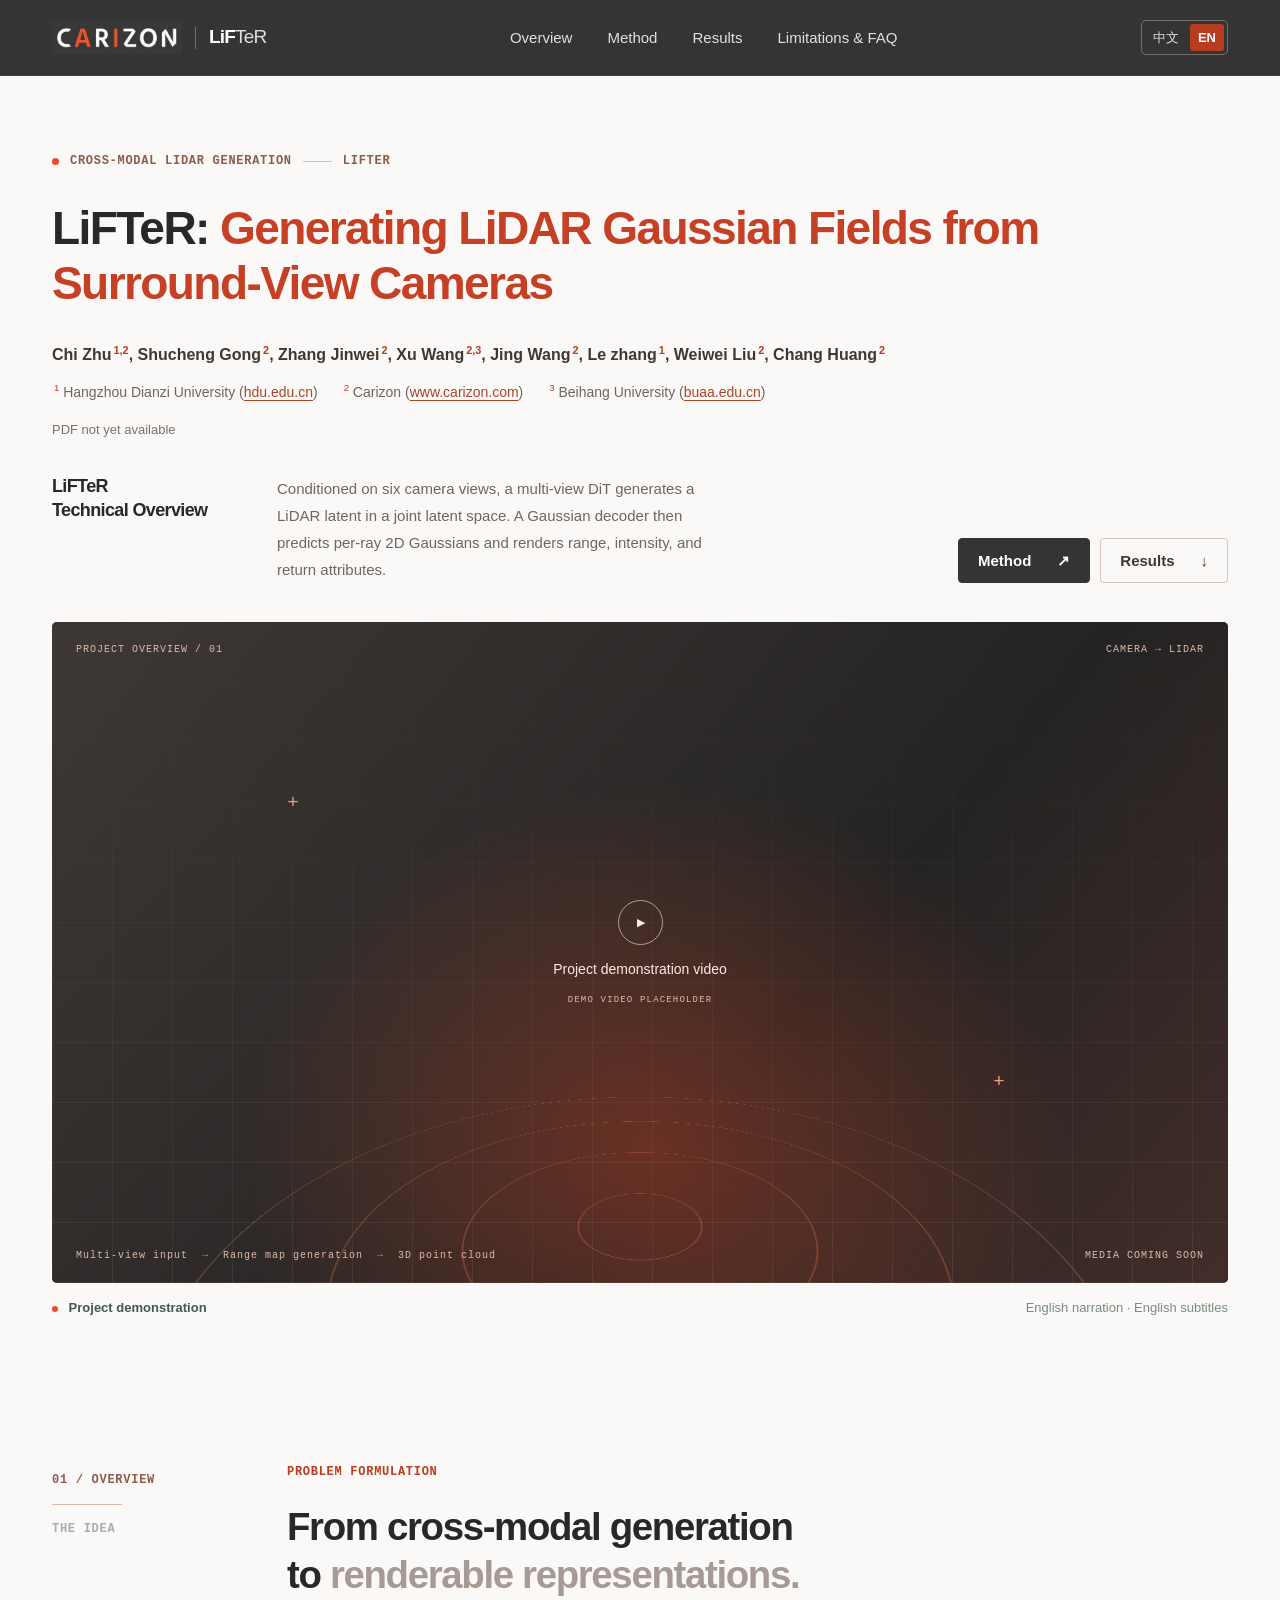
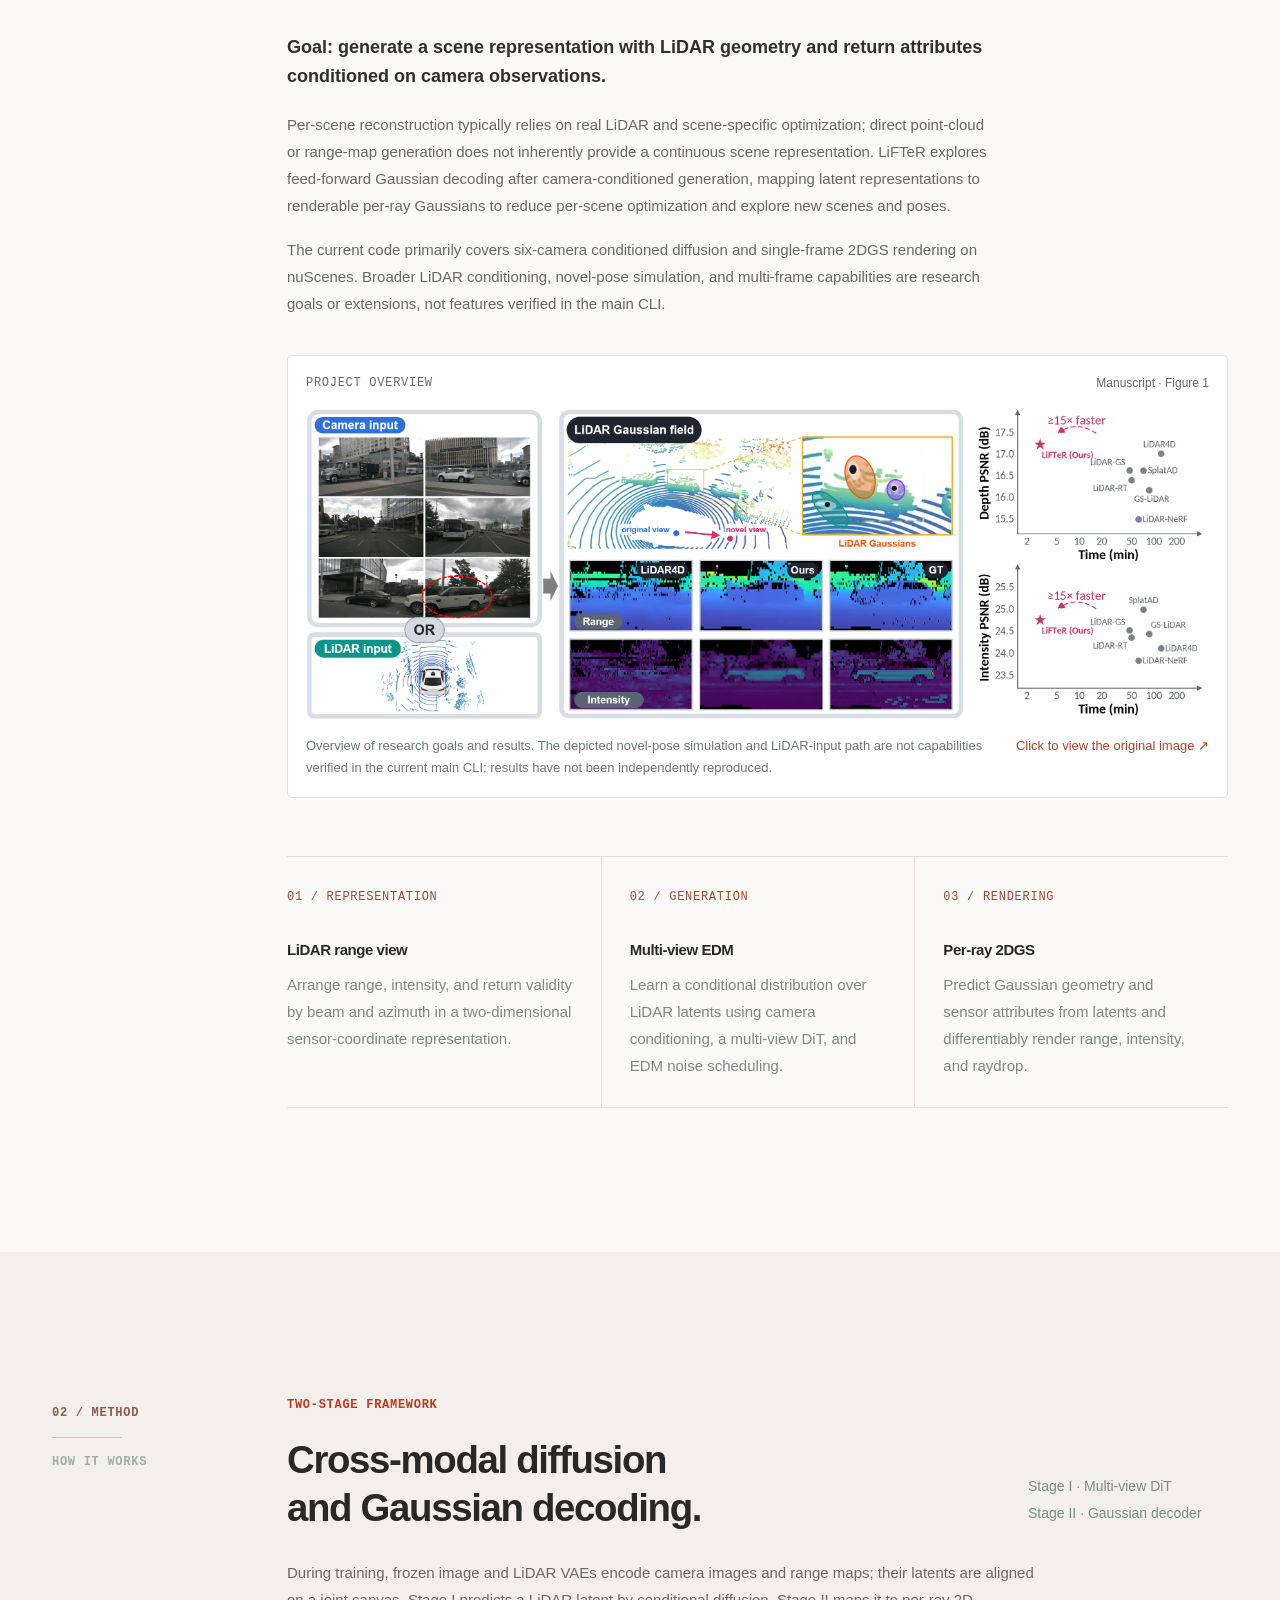
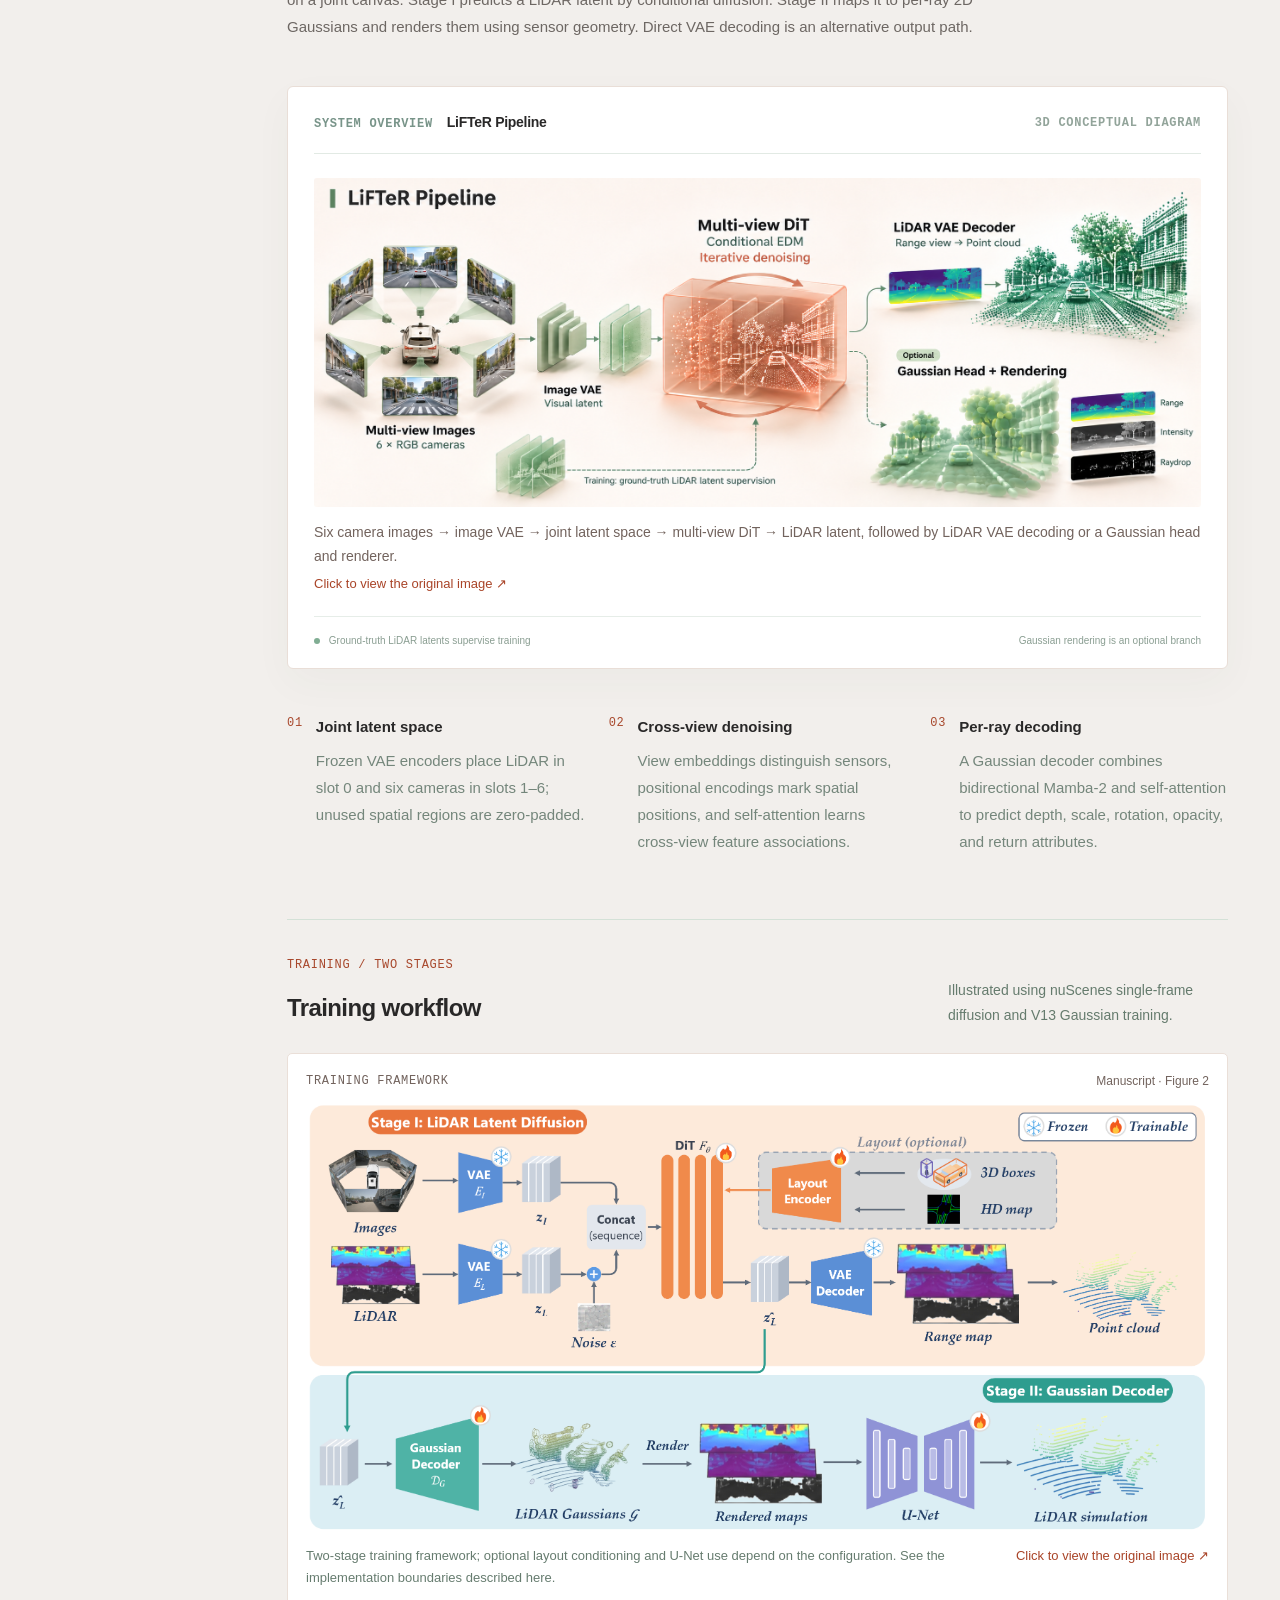
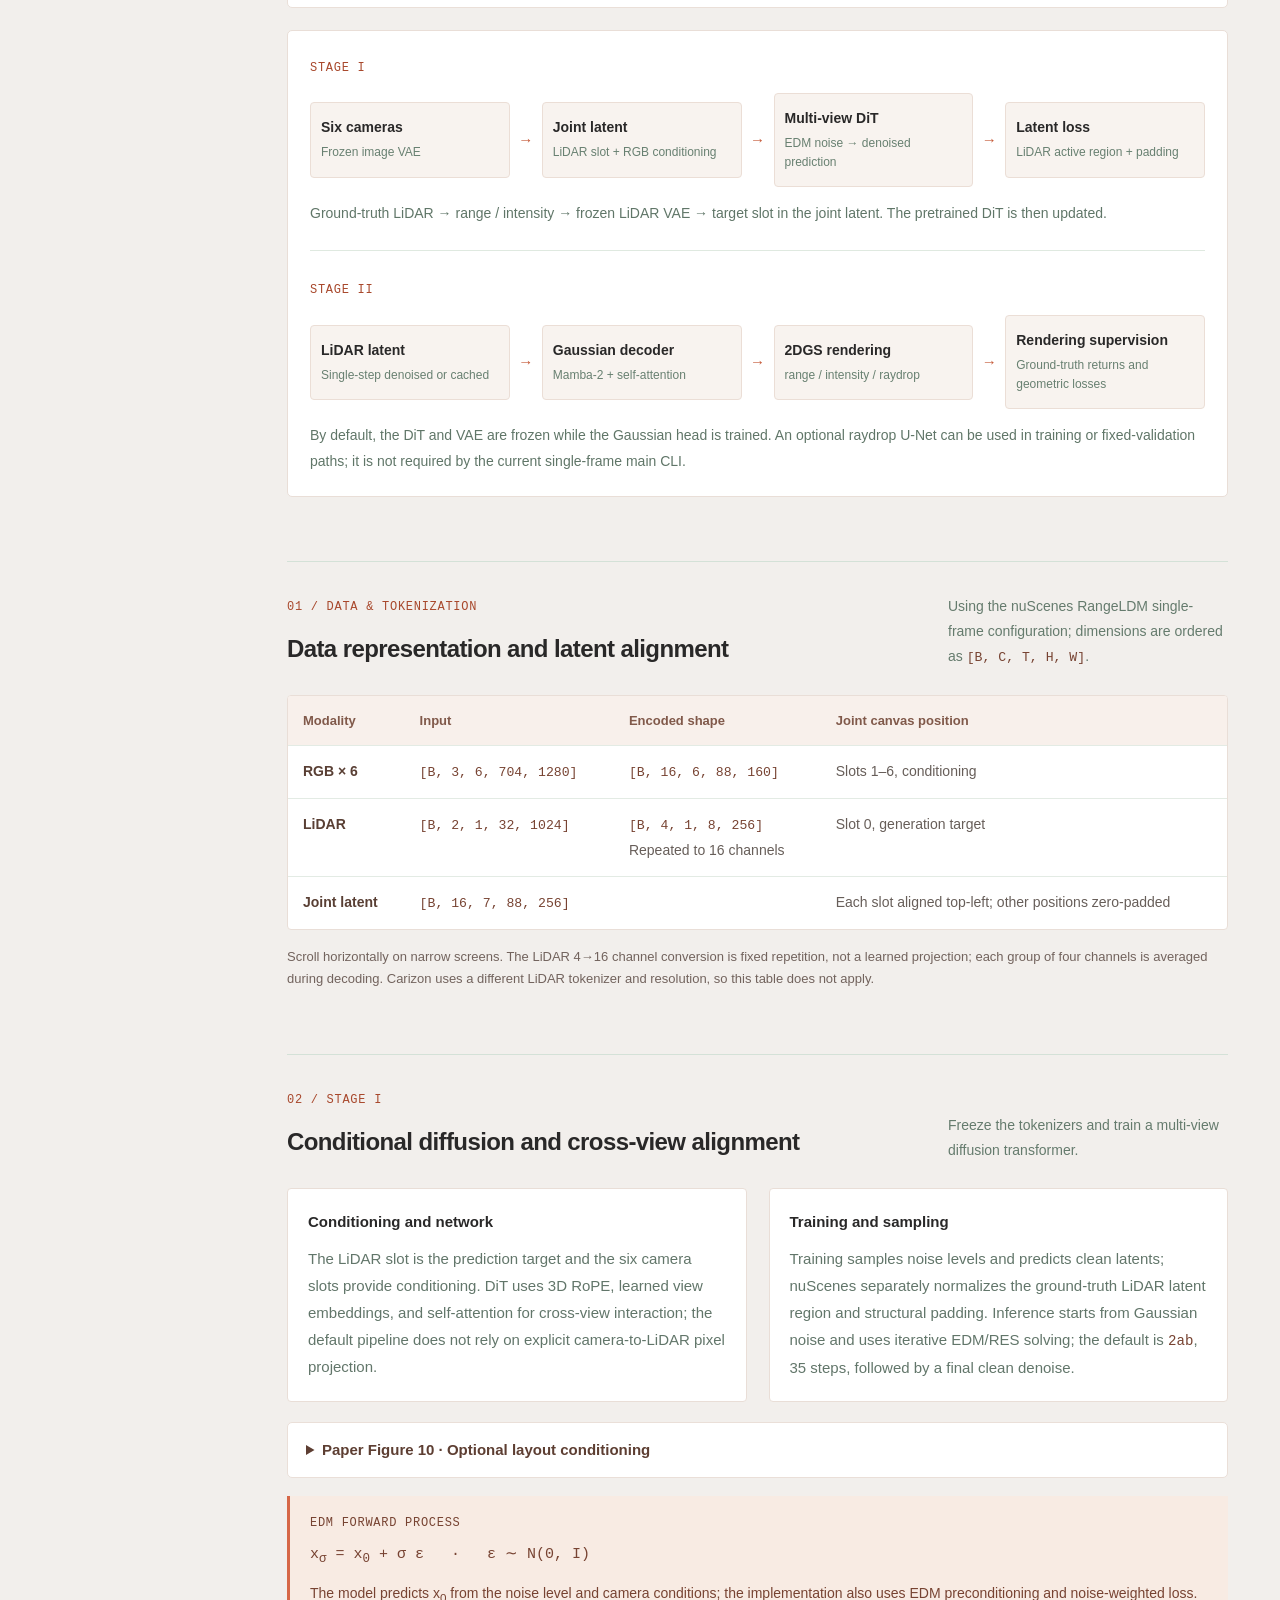
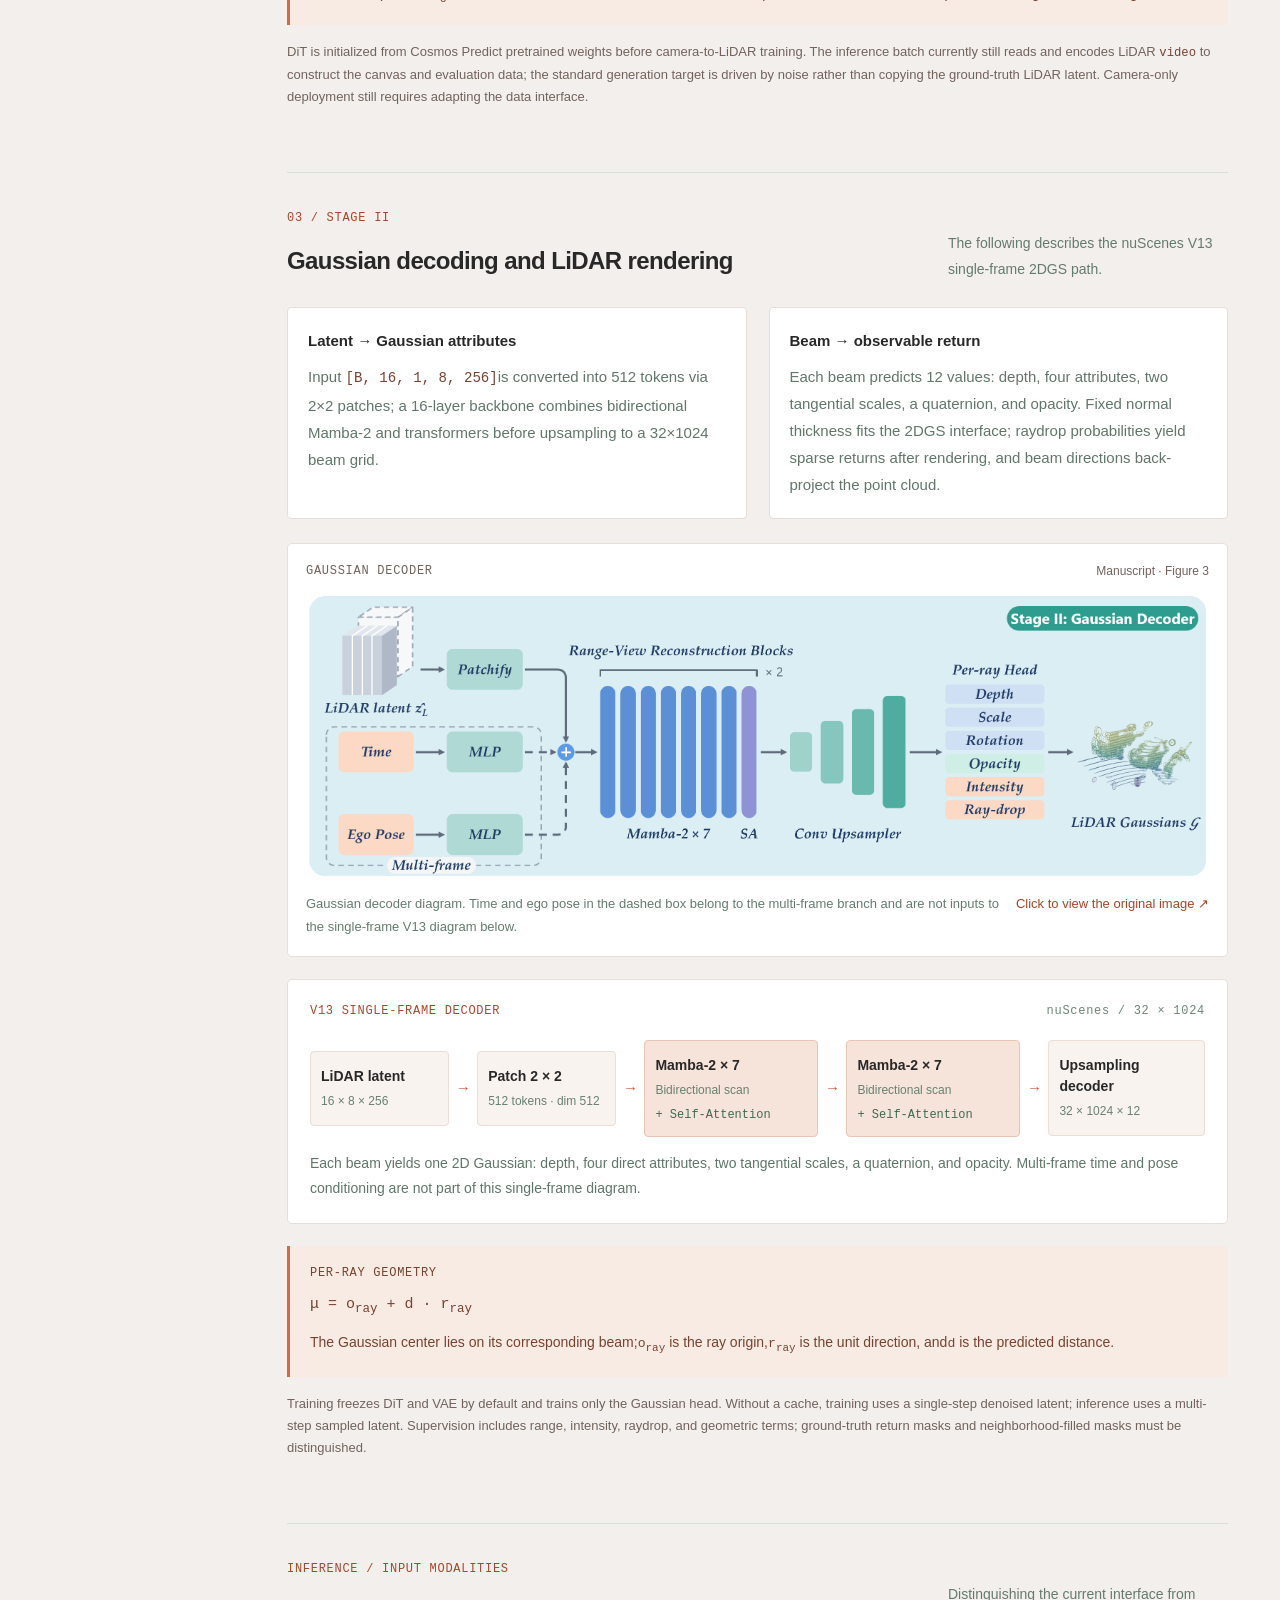
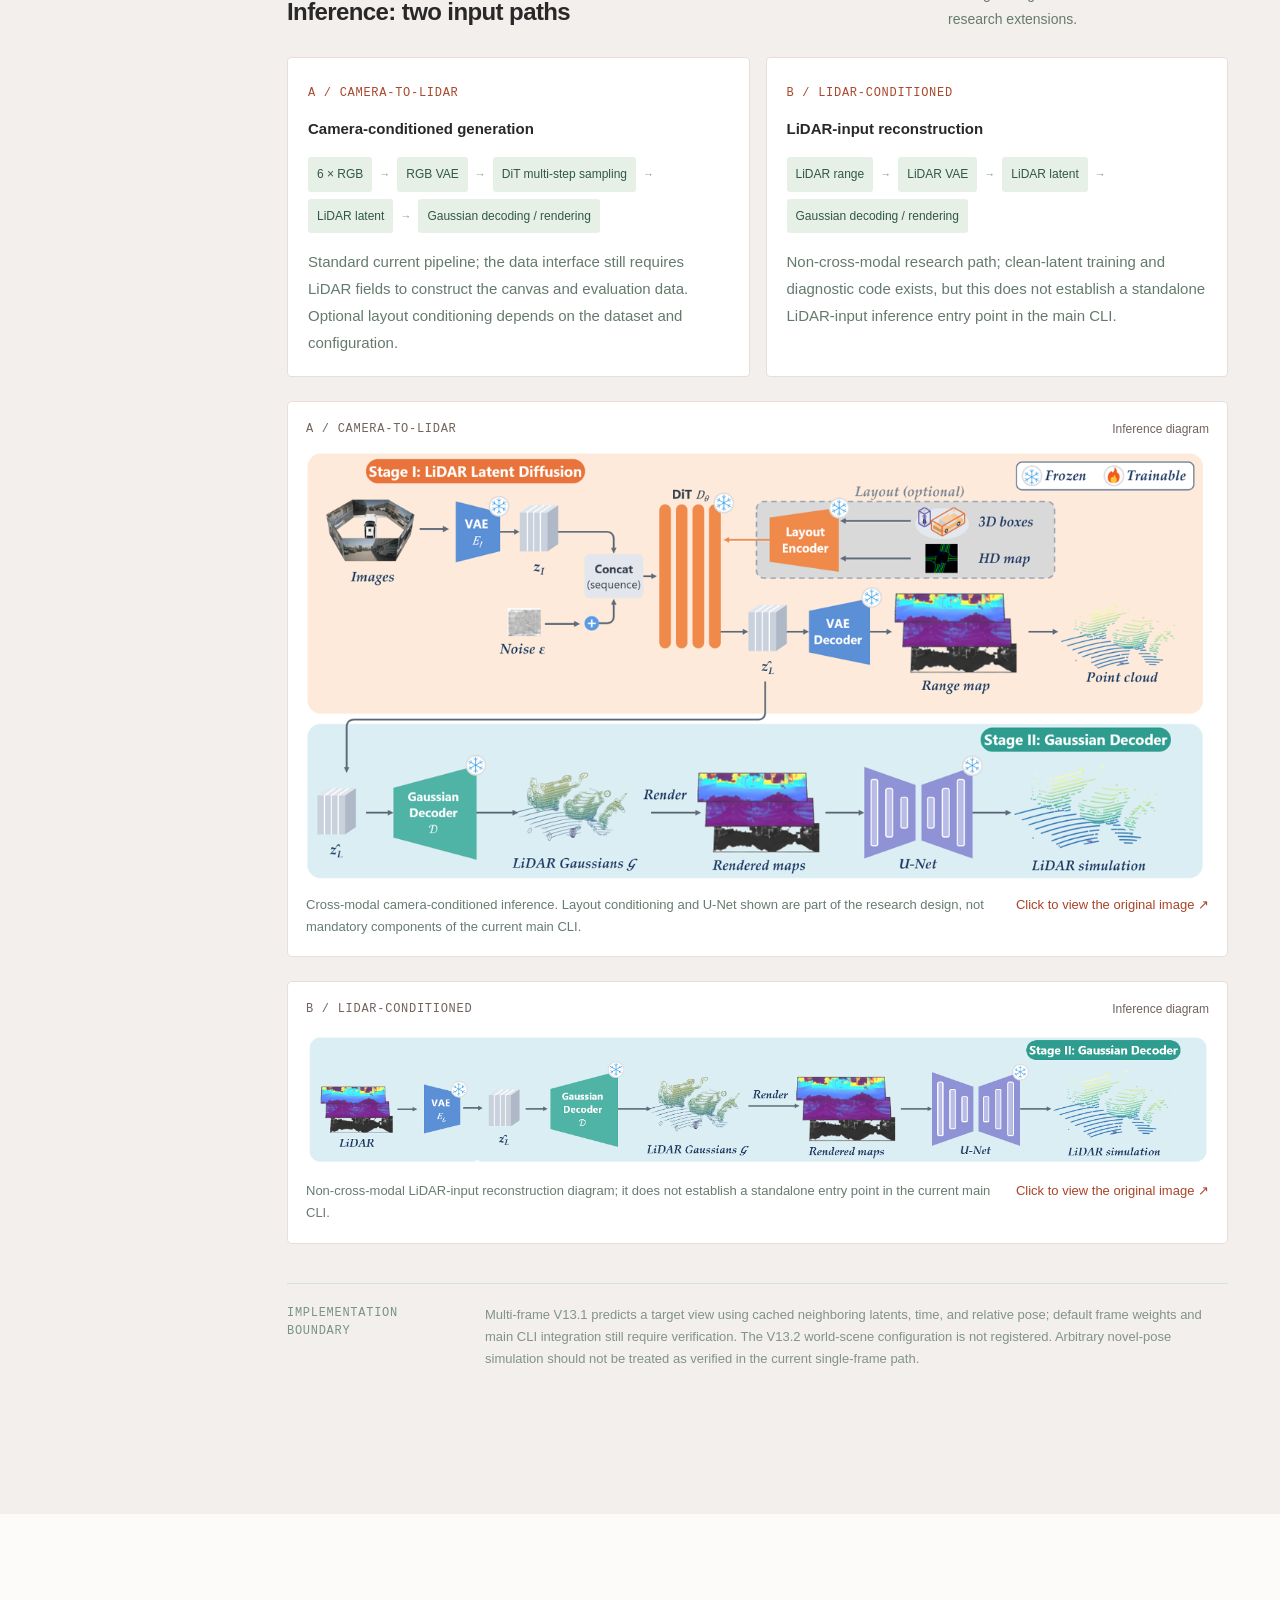
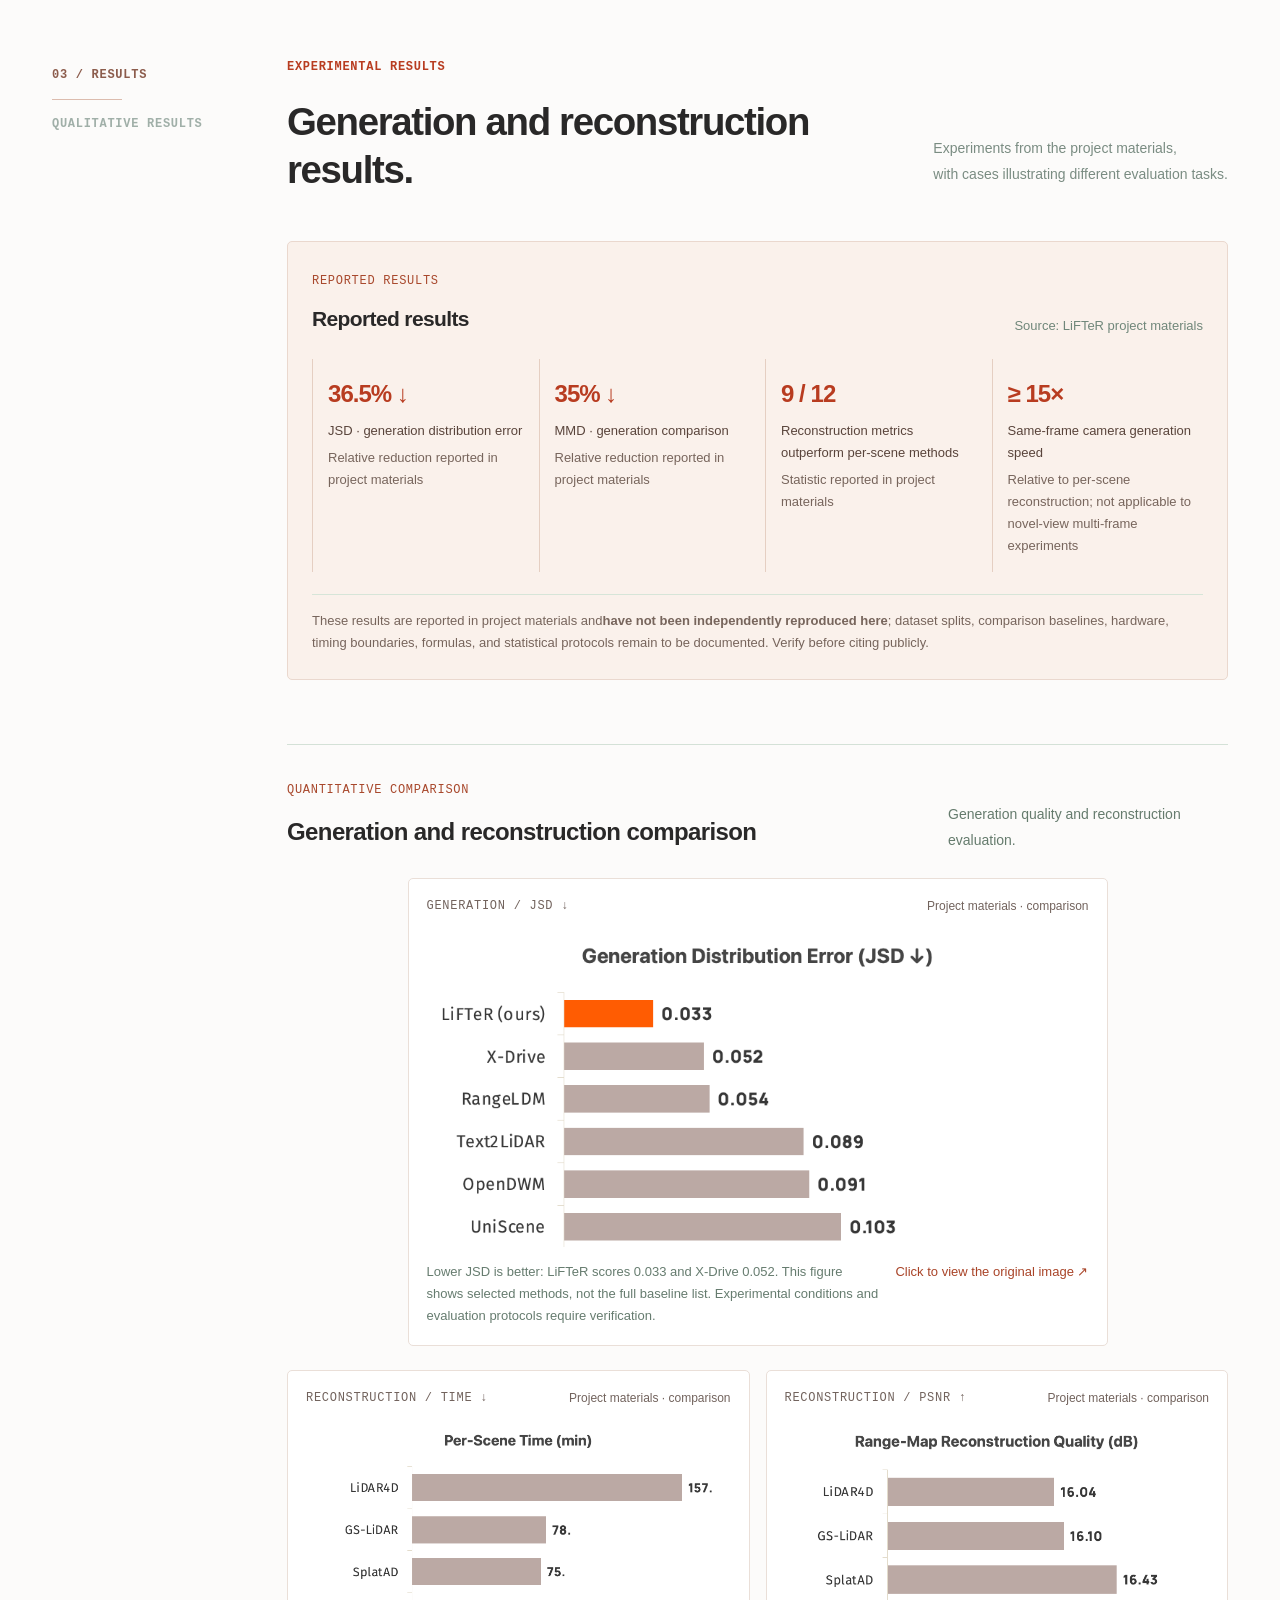
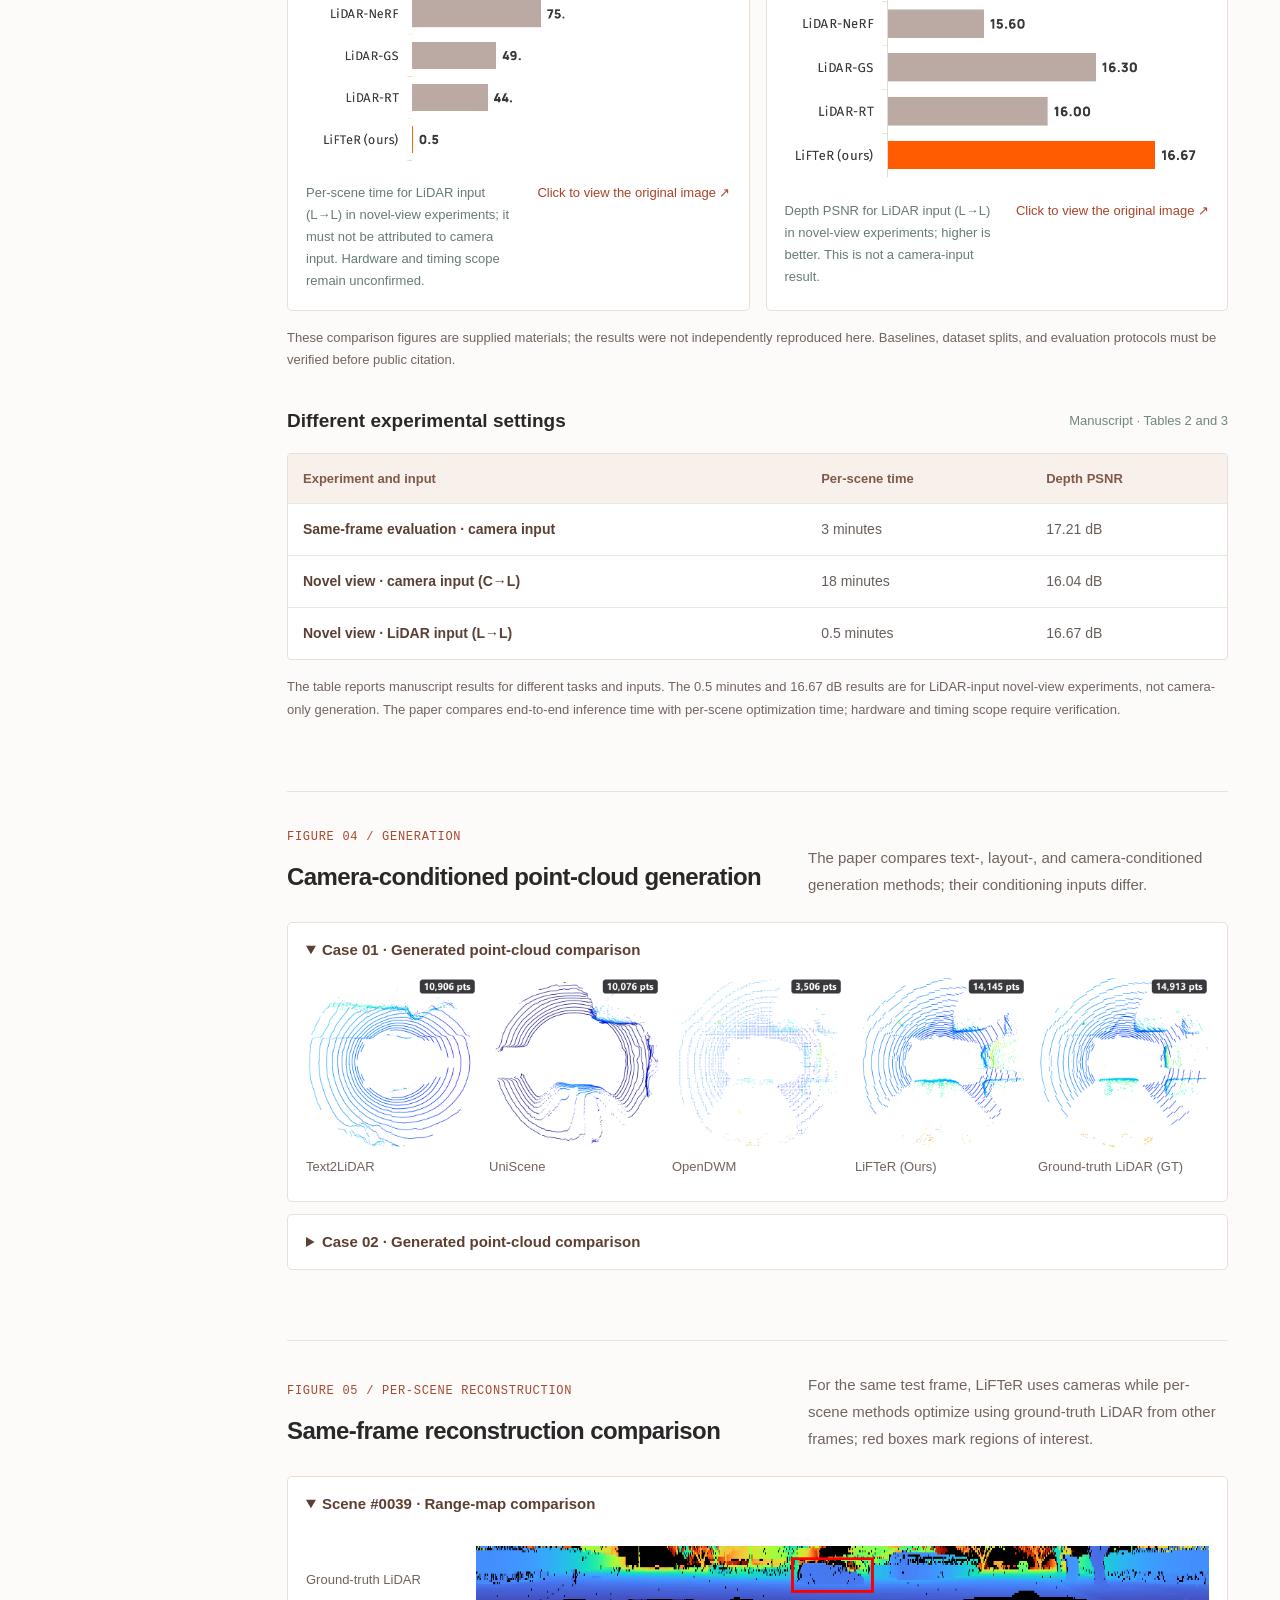
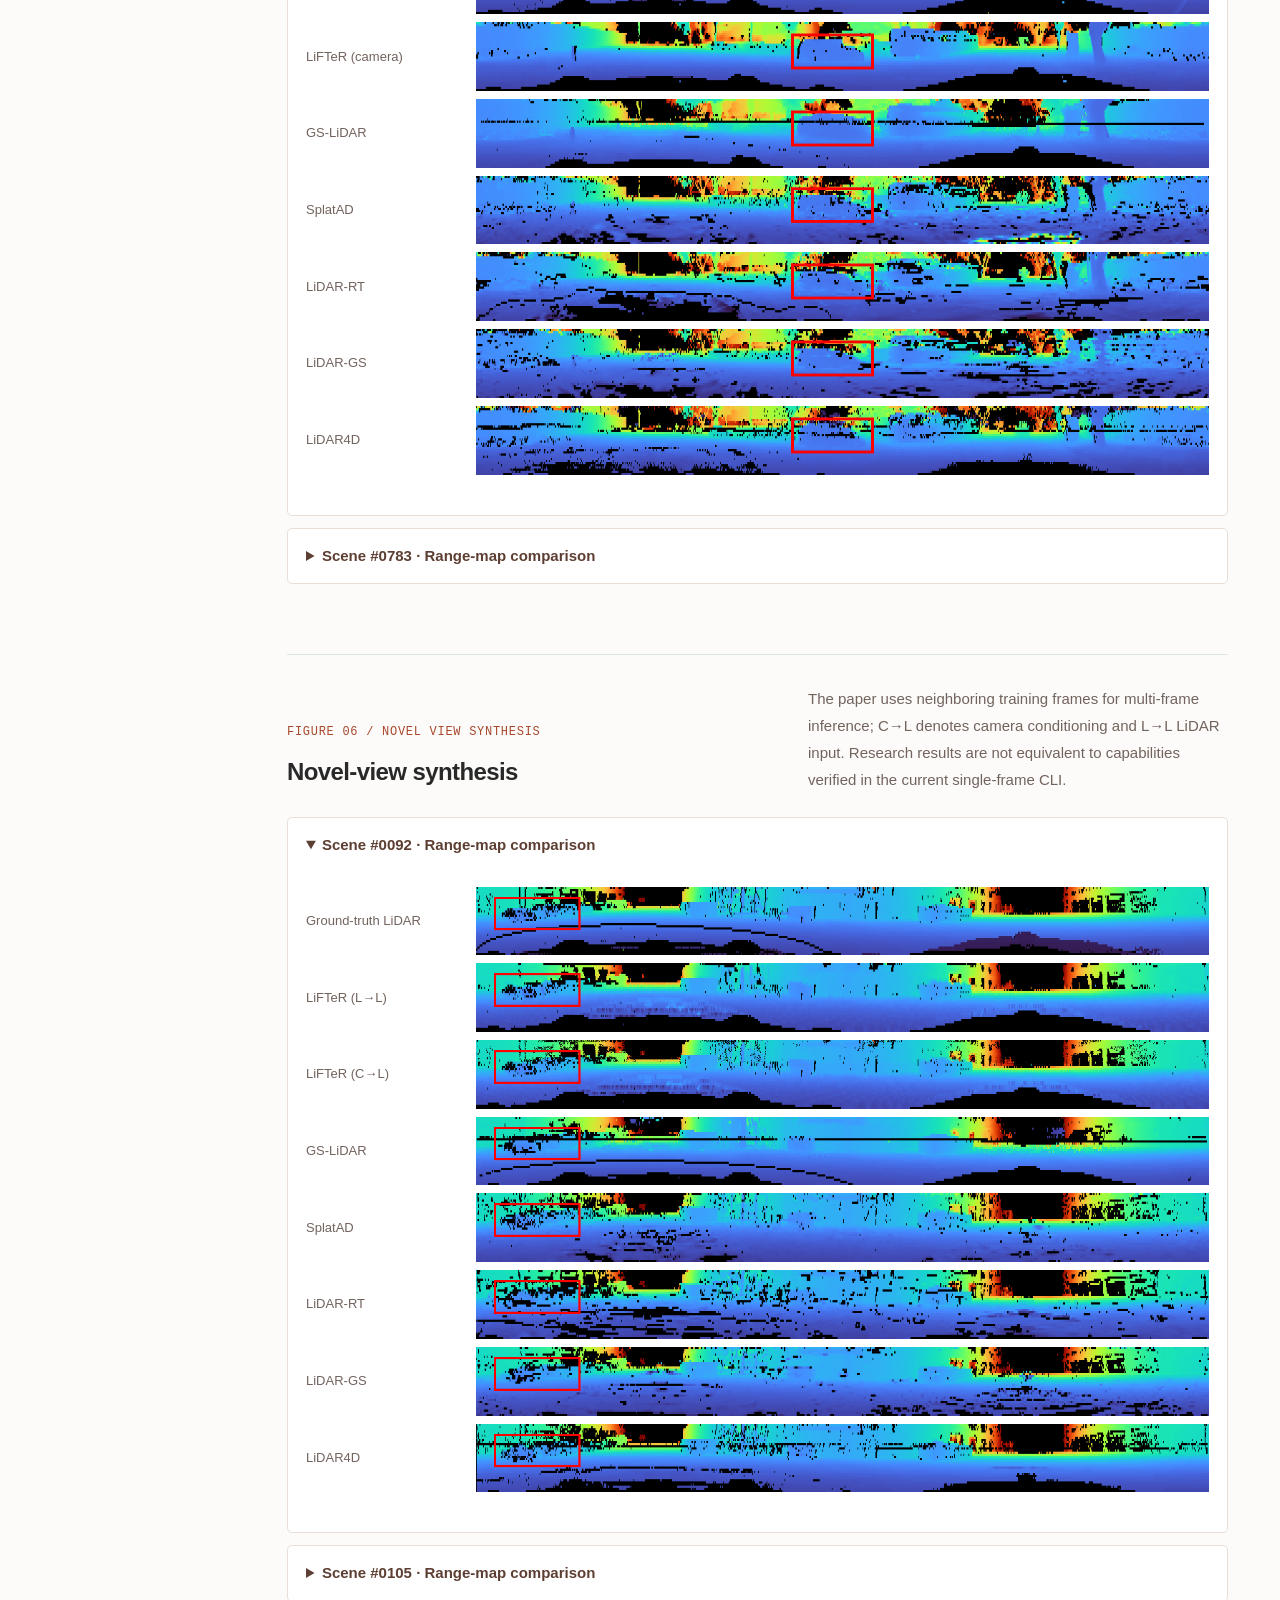
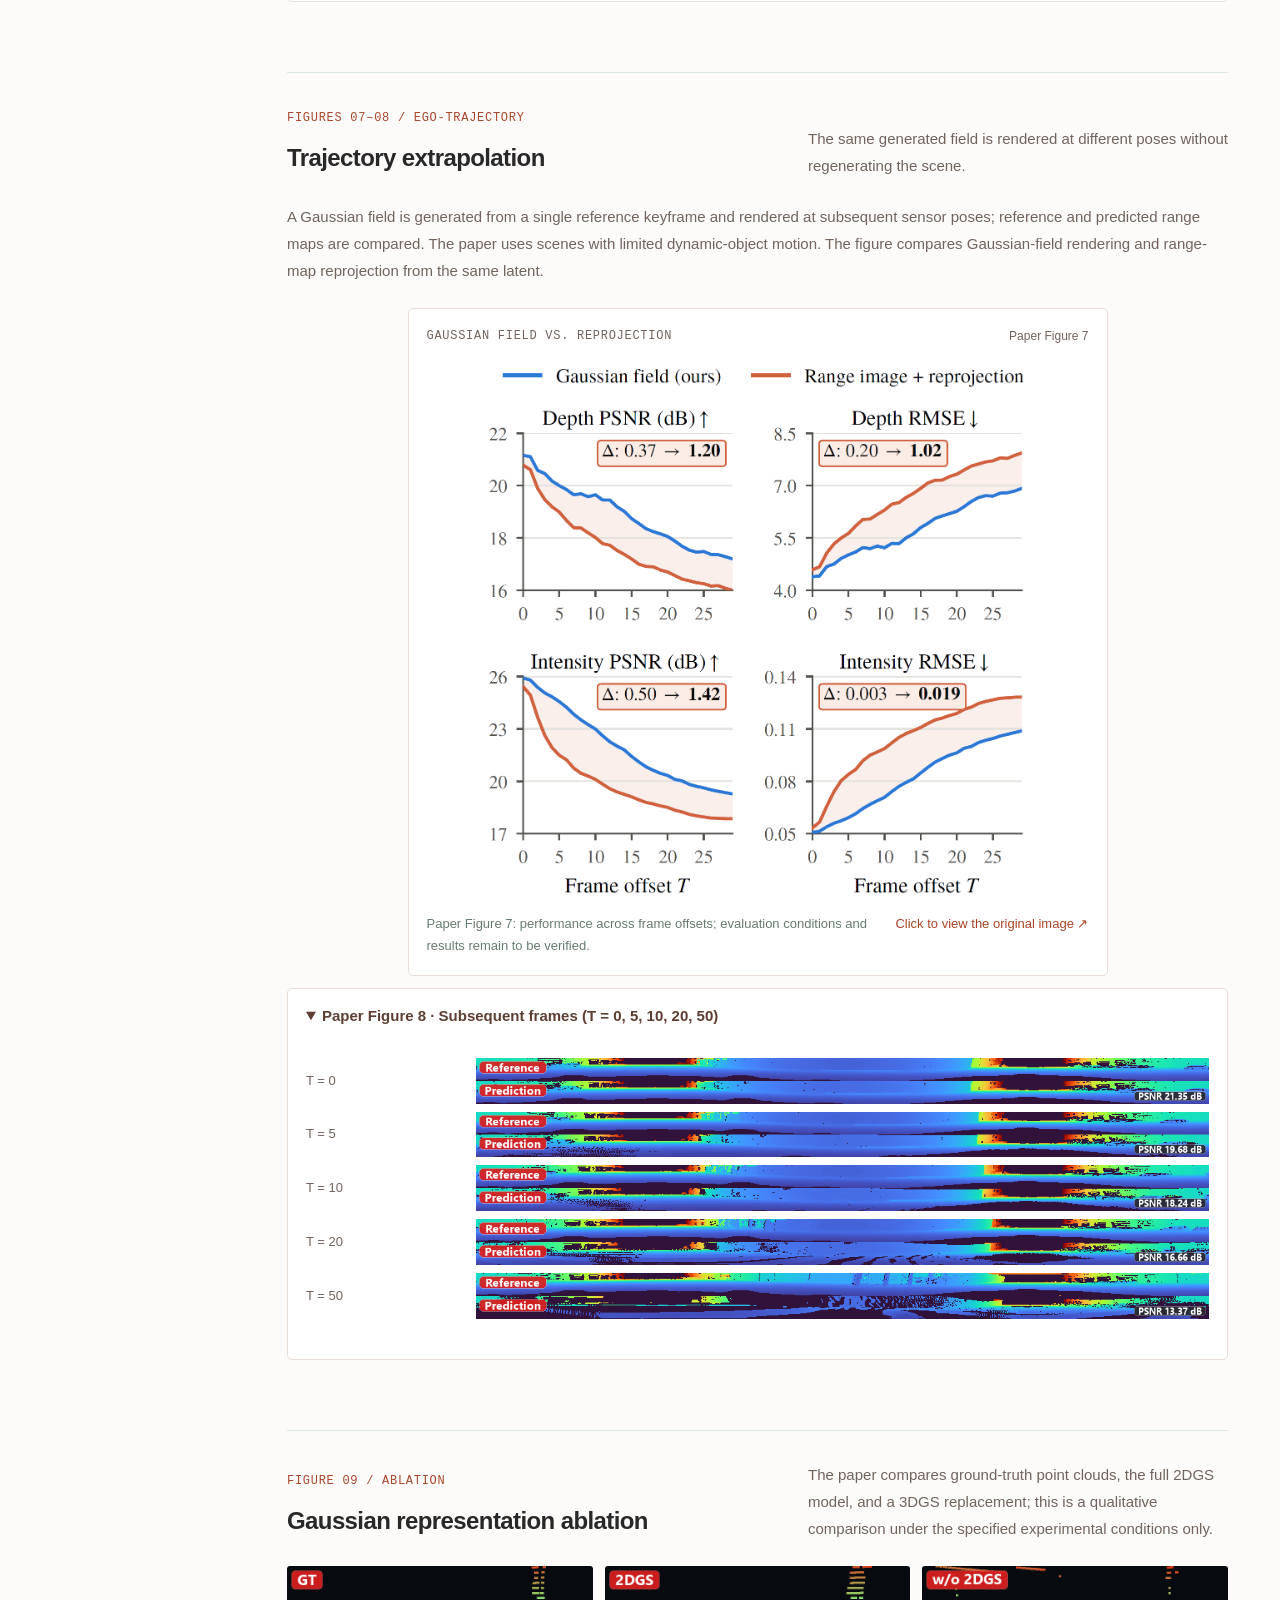
<file: index.html>
<!doctype html>
<html lang="en">
<head>
  <meta charset="utf-8">
  <meta name="viewport" content="width=device-width, initial-scale=1">
  <meta name="description" content="LiFTeR technical overview: six-camera conditioned diffusion, LiDAR latent space, and per-ray 2D Gaussian rendering.">
  <meta name="theme-color" content="#343434">
  <title>LiFTeR: Generating LiDAR Gaussian Fields from Surround-View Cameras</title>
  <link rel="stylesheet" href="./styles.css?v=20261118-captions">
  <script src="./media.js?v=20261118-video2" defer></script>
  <script src="./site.js?v=20261118-captions" defer></script>
</head>
<body>
  <a class="skip-link" href="#main">Skip to content</a>
  <header class="site-header">
    <div class="header-inner wrap">
      <a class="brand" href="#top" aria-label="Carizon · LiFTeR, back to top"><img class="brand-logo" src="./logo.jpg.png" width="1448" height="360" alt="Carizon"><span class="brand-divider" aria-hidden="true"></span><span>LiF<span class="brand-light">TeR</span></span></a>
      <nav class="desktop-nav" aria-label="Page navigation">
        <a href="#overview">Overview</a><a href="#method">Method</a><a href="#results">Results</a><a href="#limitations">Limitations &amp; FAQ</a>
      </nav>
      <nav class="language-switch" aria-label="Language"><a href="./index-zh.html" lang="zh-CN" hreflang="zh-CN">中文</a><a href="./index.html" lang="en" hreflang="en" aria-current="page">EN</a></nav>
    </div>
  </header>

  <main id="main">
    <section class="hero wrap" id="top" aria-labelledby="hero-title">
      <div class="hero-kicker"><span class="status-dot"></span> CROSS-MODAL LIDAR GENERATION <span class="kicker-line"></span> LIFTER</div>
      <h1 id="hero-title" class="technical-hero-title project-title" lang="en">LiFTeR: <span>Generating LiDAR Gaussian Fields from Surround-View Cameras</span></h1>
      <div class="project-credits" aria-label="Authors and affiliations">
        <p class="project-authors" lang="en">Chi Zhu<sup>1,2</sup>, Shucheng Gong<sup>2</sup>, Zhang Jinwei<sup>2</sup>, Xu Wang<sup>2,3</sup>, Jing Wang<sup>2</sup>, Le zhang<sup>1</sup>, Weiwei Liu<sup>2</sup>, Chang Huang<sup>2</sup></p>
        <p class="project-affiliations" lang="en"><span><sup>1</sup> Hangzhou Dianzi University (<a href="https://www.hdu.edu.cn/">hdu.edu.cn</a>)</span><span><sup>2</sup> Carizon (<a href="https://www.carizon.com/#/">www.carizon.com</a>)</span><span><sup>3</sup> Beihang University (<a href="https://www.buaa.edu.cn/">buaa.edu.cn</a>)</span></p>
        <p class="paper-availability">PDF not yet available</p>
      </div>
      <div class="hero-bottom">
        <div class="hero-description"><p class="hero-en">LiFTeR<br>Technical Overview</p><p>Conditioned on six camera views, a multi-view DiT generates a LiDAR latent in a joint latent space. A Gaussian decoder then predicts per-ray 2D Gaussians and renders range, intensity, and return attributes.</p></div>
        <div class="hero-actions"><a class="button button-dark" href="#method">Method <span aria-hidden="true">↗</span></a><a class="button button-outline" href="#results">Results <span aria-hidden="true">↓</span></a></div>
      </div>
      <div class="hero-media" data-media-slot="hero" data-media-label="Project demonstration video" data-media-aspect="wide">
        <div class="hero-media-inner">
          <div class="hero-grid" aria-hidden="true"></div><div class="hero-rings" aria-hidden="true"><span></span><span></span><span></span><span></span></div>
          <div class="hero-cross hero-cross-one" aria-hidden="true">+</div><div class="hero-cross hero-cross-two" aria-hidden="true">+</div>
          <div class="hero-media-top"><span>PROJECT OVERVIEW / 01</span><span>CAMERA → LIDAR</span></div>
          <div class="hero-media-center"><span class="play-outline" aria-hidden="true">▶</span><strong>Project demonstration video</strong><span>DEMO VIDEO PLACEHOLDER</span></div>
          <div class="hero-media-bottom"><span>Multi-view input <b>→</b> Range map generation <b>→</b> 3D point cloud</span><span>MEDIA COMING SOON</span></div>
        </div>
      </div>
      <p class="media-caption"><span><span class="caption-dot"></span> Project demonstration</span><span>English narration · English subtitles</span></p>
    </section>

    <section class="section intro-section" id="overview" aria-labelledby="overview-title">
      <div class="wrap section-layout">
        <div class="section-aside"><span class="section-number">01 / OVERVIEW</span><span class="aside-line"></span><span class="aside-note">THE IDEA</span></div>
        <div class="section-main">
          <p class="eyebrow">PROBLEM FORMULATION</p>
          <h2 id="overview-title">From cross-modal generation<br>to <span class="text-muted">renderable representations.</span></h2>
          <div class="intro-copy"><p class="lead">Goal: generate a scene representation with LiDAR geometry and return attributes conditioned on camera observations.</p><p>Per-scene reconstruction typically relies on real LiDAR and scene-specific optimization; direct point-cloud or range-map generation does not inherently provide a continuous scene representation. LiFTeR explores feed-forward Gaussian decoding after camera-conditioned generation, mapping latent representations to renderable per-ray Gaussians to reduce per-scene optimization and explore new scenes and poses.</p><p>The current code primarily covers six-camera conditioned diffusion and single-frame 2DGS rendering on nuScenes. Broader LiDAR conditioning, novel-pose simulation, and multi-frame capabilities are research goals or extensions, not features verified in the main CLI.</p></div>
          <figure class="source-figure overview-figure">
            <div class="source-figure-heading"><span>PROJECT OVERVIEW</span><span>Manuscript · Figure 1</span></div>
            <a href="./assets/figures/figure1_teaser.png" aria-label="View the original LiFTeR overview image"><img src="./assets/figures/figure1_teaser.png" width="2616" height="913" loading="lazy" alt="LiFTeR overview: camera or LiDAR input generates a Gaussian field, with range and intensity reconstruction and quality-versus-time comparisons."></a>
            <figcaption>Overview of research goals and results. The depicted novel-pose simulation and LiDAR-input path are not capabilities verified in the current main CLI; results have not been independently reproduced.<span>Click to view the original image ↗</span></figcaption>
          </figure>
          <div class="principles" aria-label="Core techniques">
            <article><span class="principle-index">01 / REPRESENTATION</span><h3>LiDAR range view</h3><p>Arrange range, intensity, and return validity by beam and azimuth in a two-dimensional sensor-coordinate representation.</p></article>
            <article><span class="principle-index">02 / GENERATION</span><h3>Multi-view EDM</h3><p>Learn a conditional distribution over LiDAR latents using camera conditioning, a multi-view DiT, and EDM noise scheduling.</p></article>
            <article><span class="principle-index">03 / RENDERING</span><h3>Per-ray 2DGS</h3><p>Predict Gaussian geometry and sensor attributes from latents and differentiably render range, intensity, and raydrop.</p></article>
          </div>
        </div>
      </div>
    </section>

    <section class="section method-section" id="method" aria-labelledby="method-title">
      <div class="wrap section-layout">
        <div class="section-aside"><span class="section-number">02 / METHOD</span><span class="aside-line"></span><span class="aside-note">HOW IT WORKS</span></div>
        <div class="section-main">
          <div class="section-heading-row"><div><p class="eyebrow">TWO-STAGE FRAMEWORK</p><h2 id="method-title">Cross-modal diffusion<br>and Gaussian decoding.</h2></div><p class="heading-note">Stage I · Multi-view DiT<br>Stage II · Gaussian decoder</p></div>
          <p class="body-copy">During training, frozen image and LiDAR VAEs encode camera images and range maps; their latents are aligned on a joint canvas. Stage I predicts a LiDAR latent by conditional diffusion. Stage II maps it to per-ray 2D Gaussians and renders them using sensor geometry. Direct VAE decoding is an alternative output path.</p>
          <div class="method-board">
            <div class="board-header"><div><span class="board-overline">SYSTEM OVERVIEW</span><strong>LiFTeR Pipeline</strong></div><span class="board-badge">3D CONCEPTUAL DIAGRAM</span></div>
            <figure class="pipeline-figure">
              <a href="./assets/figures/20261106-210438.png" aria-label="View the original LiFTeR pipeline diagram"><img src="./assets/figures/20261106-210438.png" width="2060" height="763" loading="lazy" alt="LiFTeR pipeline: six-view camera images are encoded by an image VAE; a multi-view DiT iteratively denoises a LiDAR latent, which is decoded by a LiDAR VAE into a range map and point cloud or rendered through an optional Gaussian head into range, intensity, and return attributes. Ground-truth LiDAR latents supervise training."></a>
              <figcaption>Six camera images → image VAE → joint latent space → multi-view DiT → LiDAR latent, followed by LiDAR VAE decoding or a Gaussian head and renderer.<span>Click to view the original image ↗</span></figcaption>
            </figure>
            <div class="board-footer"><span><i></i> Ground-truth LiDAR latents supervise training</span><span>Gaussian rendering is an optional branch</span></div>
          </div>
          <div class="method-details">
            <article><span class="detail-number">01</span><div><h3>Joint latent space</h3><p>Frozen VAE encoders place LiDAR in slot 0 and six cameras in slots 1–6; unused spatial regions are zero-padded.</p></div></article>
            <article><span class="detail-number">02</span><div><h3>Cross-view denoising</h3><p>View embeddings distinguish sensors, positional encodings mark spatial positions, and self-attention learns cross-view feature associations.</p></div></article>
            <article><span class="detail-number">03</span><div><h3>Per-ray decoding</h3><p>A Gaussian decoder combines bidirectional Mamba-2 and self-attention to predict depth, scale, rotation, opacity, and return attributes.</p></div></article>
          </div>
          <div class="technical-section" aria-labelledby="training-flow-title">
            <div class="technical-section-header"><div><span class="tech-kicker">TRAINING / TWO STAGES</span><h3 id="training-flow-title">Training workflow</h3></div><p>Illustrated using nuScenes single-frame diffusion and V13 Gaussian training.</p></div>
            <figure class="source-figure">
              <div class="source-figure-heading"><span>TRAINING FRAMEWORK</span><span>Manuscript · Figure 2</span></div>
              <a href="./assets/figures/figure2_pipeline.png" aria-label="View the original two-stage training diagram"><img src="./assets/figures/figure2_pipeline.png" width="2545" height="1203" loading="lazy" alt="Two-stage training: camera and LiDAR inputs are VAE-encoded, the DiT predicts a LiDAR latent, and the Gaussian decoder and renderer produce outputs."></a>
              <figcaption>Two-stage training framework; optional layout conditioning and U-Net use depend on the configuration. See the implementation boundaries described here.<span>Click to view the original image ↗</span></figcaption>
            </figure>
            <div class="diagram-board">
              <div class="diagram-rail"><span class="diagram-stage">STAGE I</span><div class="diagram-steps"><div><strong>Six cameras</strong><small>Frozen image VAE</small></div><span class="diagram-arrow" aria-hidden="true">→</span><div><strong>Joint latent</strong><small>LiDAR slot + RGB conditioning</small></div><span class="diagram-arrow" aria-hidden="true">→</span><div><strong>Multi-view DiT</strong><small>EDM noise → denoised prediction</small></div><span class="diagram-arrow" aria-hidden="true">→</span><div><strong>Latent loss</strong><small>LiDAR active region + padding</small></div></div><p>Ground-truth LiDAR → range / intensity → frozen LiDAR VAE → target slot in the joint latent. The pretrained DiT is then updated.</p></div>
              <div class="diagram-rail"><span class="diagram-stage">STAGE II</span><div class="diagram-steps"><div><strong>LiDAR latent</strong><small>Single-step denoised or cached</small></div><span class="diagram-arrow" aria-hidden="true">→</span><div><strong>Gaussian decoder</strong><small>Mamba-2 + self-attention</small></div><span class="diagram-arrow" aria-hidden="true">→</span><div><strong>2DGS rendering</strong><small>range / intensity / raydrop</small></div><span class="diagram-arrow" aria-hidden="true">→</span><div><strong>Rendering supervision</strong><small>Ground-truth returns and geometric losses</small></div></div><p>By default, the DiT and VAE are frozen while the Gaussian head is trained. An optional raydrop U-Net can be used in training or fixed-validation paths; it is not required by the current single-frame main CLI.</p></div>
            </div>
          </div>
          <div class="technical-section" aria-labelledby="representation-title">
            <div class="technical-section-header"><div><span class="tech-kicker">01 / DATA &amp; TOKENIZATION</span><h3 id="representation-title">Data representation and latent alignment</h3></div><p>Using the nuScenes RangeLDM single-frame configuration; dimensions are ordered as <code>[B, C, T, H, W]</code>.</p></div>
            <div class="tensor-table-wrap" role="region" aria-label="nuScenes tensor shapes, scroll horizontally" tabindex="0"><table class="tensor-table"><thead><tr><th scope="col">Modality</th><th scope="col">Input</th><th scope="col">Encoded shape</th><th scope="col">Joint canvas position</th></tr></thead><tbody><tr><th scope="row">RGB × 6</th><td><code>[B, 3, 6, 704, 1280]</code></td><td><code>[B, 16, 6, 88, 160]</code></td><td>Slots 1–6, conditioning</td></tr><tr><th scope="row">LiDAR</th><td><code>[B, 2, 1, 32, 1024]</code></td><td><code>[B, 4, 1, 8, 256]</code><br>Repeated to 16 channels</td><td>Slot 0, generation target</td></tr><tr><th scope="row">Joint latent</th><td colspan="2"><code>[B, 16, 7, 88, 256]</code></td><td>Each slot aligned top-left; other positions zero-padded</td></tr></tbody></table></div>
            <p class="tech-caption">Scroll horizontally on narrow screens. The LiDAR 4→16 channel conversion is fixed repetition, not a learned projection; each group of four channels is averaged during decoding. Carizon uses a different LiDAR tokenizer and resolution, so this table does not apply.</p>
          </div>
          <div class="technical-section" aria-labelledby="diffusion-title">
            <div class="technical-section-header"><div><span class="tech-kicker">02 / STAGE I</span><h3 id="diffusion-title">Conditional diffusion and cross-view alignment</h3></div><p>Freeze the tokenizers and train a multi-view diffusion transformer.</p></div>
            <div class="tech-columns"><div><h4>Conditioning and network</h4><p>The LiDAR slot is the prediction target and the six camera slots provide conditioning. DiT uses 3D RoPE, learned view embeddings, and self-attention for cross-view interaction; the default pipeline does not rely on explicit camera-to-LiDAR pixel projection.</p></div><div><h4>Training and sampling</h4><p>Training samples noise levels and predicts clean latents; nuScenes separately normalizes the ground-truth LiDAR latent region and structural padding. Inference starts from Gaussian noise and uses iterative EDM/RES solving; the default is <code>2ab</code>, 35 steps, followed by a final clean denoise.</p></div></div>
            <details class="paper-case method-layout"><summary>Paper Figure 10 · Optional layout conditioning</summary><div class="paper-case-content"><p class="paper-copy">The paper projects HD maps and 3D boxes onto the LiDAR ray grid and injects them into LiDAR tokens through residual adapters; 3D boxes are also encoded as cross-attention conditions. Layout conditioning requires appropriate data and configuration.</p><figure class="source-figure"><div class="source-figure-heading"><span>LAYOUT CONDITIONING</span><span>Paper Figure 10</span></div><a href="./assets/figures/figure10_layout3.png" aria-label="View original optional layout conditioning diagram: maps and 3D boxes are projected and encoded for DiT"><img src="./assets/figures/figure10_layout3.png" loading="lazy" alt="Optional layout conditioning: maps and 3D boxes are projected and encoded for DiT"></a><figcaption>Optional layout conditioning in the research design; the default path does not necessarily require layout inputs.<span>Click to view the original image ↗</span></figcaption></figure></div></details>
            <div class="formula-block"><span>EDM FORWARD PROCESS</span><code>x<sub>σ</sub> = x<sub>0</sub> + σ ε &nbsp;&nbsp;·&nbsp;&nbsp; ε ∼ N(0, I)</code><p>The model predicts x<sub>0</sub> from the noise level and camera conditions; the implementation also uses EDM preconditioning and noise-weighted loss.</p></div>
            <p class="tech-caption">DiT is initialized from Cosmos Predict pretrained weights before camera-to-LiDAR training. The inference batch currently still reads and encodes LiDAR <code>video</code> to construct the canvas and evaluation data; the standard generation target is driven by noise rather than copying the ground-truth LiDAR latent. Camera-only deployment still requires adapting the data interface.</p>
          </div>
          <div class="technical-section" aria-labelledby="gaussian-title">
            <div class="technical-section-header"><div><span class="tech-kicker">03 / STAGE II</span><h3 id="gaussian-title">Gaussian decoding and LiDAR rendering</h3></div><p>The following describes the nuScenes V13 single-frame 2DGS path.</p></div>
            <div class="tech-columns"><div><h4>Latent → Gaussian attributes</h4><p>Input <code>[B, 16, 1, 8, 256]</code>is converted into 512 tokens via 2×2 patches; a 16-layer backbone combines bidirectional Mamba-2 and transformers before upsampling to a 32×1024 beam grid.</p></div><div><h4>Beam → observable return</h4><p>Each beam predicts 12 values: depth, four attributes, two tangential scales, a quaternion, and opacity. Fixed normal thickness fits the 2DGS interface; raydrop probabilities yield sparse returns after rendering, and beam directions back-project the point cloud.</p></div></div>
            <figure class="source-figure">
              <div class="source-figure-heading"><span>GAUSSIAN DECODER</span><span>Manuscript · Figure 3</span></div>
              <a href="./assets/figures/figure3_gaussian_decoder.png" aria-label="View the original Gaussian decoder diagram"><img src="./assets/figures/figure3_gaussian_decoder.png" width="2533" height="800" loading="lazy" alt="Gaussian decoder: LiDAR latent patches pass through Mamba-2 and self-attention to predict per-ray Gaussian geometry and return attributes; the dashed box denotes multi-frame time and pose conditioning."></a>
              <figcaption>Gaussian decoder diagram. Time and ego pose in the dashed box belong to the multi-frame branch and are not inputs to the single-frame V13 diagram below.<span>Click to view the original image ↗</span></figcaption>
            </figure>
            <div class="architecture-board" aria-label="Single-frame V13 Gaussian decoder: LiDAR latent patches pass through two groups of seven bidirectional Mamba-2 layers and one self-attention layer each, producing 12 Gaussian attributes per beam.">
              <div class="architecture-heading"><span class="tech-kicker">V13 SINGLE-FRAME DECODER</span><span>nuScenes / 32 × 1024</span></div>
              <div class="architecture-steps"><div><strong>LiDAR latent</strong><small>16 × 8 × 256</small></div><span aria-hidden="true">→</span><div><strong>Patch 2 × 2</strong><small>512 tokens · dim 512</small></div><span aria-hidden="true">→</span><div class="architecture-block"><strong>Mamba-2 × 7</strong><small>Bidirectional scan</small><b>+ Self-Attention</b></div><span aria-hidden="true">→</span><div class="architecture-block"><strong>Mamba-2 × 7</strong><small>Bidirectional scan</small><b>+ Self-Attention</b></div><span aria-hidden="true">→</span><div><strong>Upsampling decoder</strong><small>32 × 1024 × 12</small></div></div>
              <p>Each beam yields one 2D Gaussian: depth, four direct attributes, two tangential scales, a quaternion, and opacity. Multi-frame time and pose conditioning are not part of this single-frame diagram.</p>
            </div>
            <div class="formula-block"><span>PER-RAY GEOMETRY</span><code>μ = o<sub>ray</sub> + d · r<sub>ray</sub></code><p>The Gaussian center lies on its corresponding beam;<code>o<sub>ray</sub></code> is the ray origin,<code>r<sub>ray</sub></code> is the unit direction, and<code>d</code> is the predicted distance.</p></div>
            <p class="tech-caption">Training freezes DiT and VAE by default and trains only the Gaussian head. Without a cache, training uses a single-step denoised latent; inference uses a multi-step sampled latent. Supervision includes range, intensity, raydrop, and geometric terms; ground-truth return masks and neighborhood-filled masks must be distinguished.</p>
          </div>
          <div class="technical-section" aria-labelledby="inference-paths-title">
            <div class="technical-section-header"><div><span class="tech-kicker">INFERENCE / INPUT MODALITIES</span><h3 id="inference-paths-title">Inference: two input paths</h3></div><p>Distinguishing the current interface from research extensions.</p></div>
            <div class="inference-paths"><article><span class="tech-kicker">A / CAMERA-TO-LIDAR</span><h4>Camera-conditioned generation</h4><div class="path-sequence"><span>6 × RGB</span><b>→</b><span>RGB VAE</span><b>→</b><span>DiT multi-step sampling</span><b>→</b><span>LiDAR latent</span><b>→</b><span>Gaussian decoding / rendering</span></div><p>Standard current pipeline; the data interface still requires LiDAR fields to construct the canvas and evaluation data. Optional layout conditioning depends on the dataset and configuration.</p></article><article><span class="tech-kicker">B / LIDAR-CONDITIONED</span><h4>LiDAR-input reconstruction</h4><div class="path-sequence"><span>LiDAR range</span><b>→</b><span>LiDAR VAE</span><b>→</b><span>LiDAR latent</span><b>→</b><span>Gaussian decoding / rendering</span></div><p>Non-cross-modal research path; clean-latent training and diagnostic code exists, but this does not establish a standalone LiDAR-input inference entry point in the main CLI.</p></article></div>
            <figure class="source-figure">
              <div class="source-figure-heading"><span>A / CAMERA-TO-LIDAR</span><span>Inference diagram</span></div>
              <a href="./assets/figures/4.png" aria-label="View the original camera-conditioned inference diagram"><img src="./assets/figures/4.png" width="1238" height="586" loading="lazy" alt="Camera-conditioned inference: multi-view images and noise enter DiT; the generated LiDAR latent is decoded by a VAE or Gaussian decoder."></a>
              <figcaption>Cross-modal camera-conditioned inference. Layout conditioning and U-Net shown are part of the research design, not mandatory components of the current main CLI.<span>Click to view the original image ↗</span></figcaption>
            </figure>
            <figure class="source-figure">
              <div class="source-figure-heading"><span>B / LIDAR-CONDITIONED</span><span>Inference diagram</span></div>
              <a href="./assets/figures/5.png" aria-label="View the original LiDAR-input inference diagram"><img src="./assets/figures/5.png" width="1422" height="212" loading="lazy" alt="LiDAR-input research path: a LiDAR range map is VAE-encoded, then Gaussian decoding and rendering produce simulation results."></a>
              <figcaption>Non-cross-modal LiDAR-input reconstruction diagram; it does not establish a standalone entry point in the current main CLI.<span>Click to view the original image ↗</span></figcaption>
            </figure>
          </div>
          <div class="method-note"><span>IMPLEMENTATION BOUNDARY</span><p>Multi-frame V13.1 predicts a target view using cached neighboring latents, time, and relative pose; default frame weights and main CLI integration still require verification. The V13.2 world-scene configuration is not registered. Arbitrary novel-pose simulation should not be treated as verified in the current single-frame path.</p></div>
        </div>
      </div>
    </section>

    <section class="section results-section" id="results" aria-labelledby="results-title">
      <div class="wrap section-layout">
        <div class="section-aside"><span class="section-number">03 / RESULTS</span><span class="aside-line"></span><span class="aside-note">QUALITATIVE RESULTS</span></div>
        <div class="section-main">
          <div class="section-heading-row results-heading"><div><p class="eyebrow">EXPERIMENTAL RESULTS</p><h2 id="results-title">Generation and reconstruction<br>results.</h2></div><p class="heading-note">Experiments from the project materials,<br>with cases illustrating different evaluation tasks.</p></div>
          <div class="reported-results" aria-labelledby="reported-results-title"><div class="reported-header"><div><span class="tech-kicker">REPORTED RESULTS</span><h3 id="reported-results-title">Reported results</h3></div><span>Source: LiFTeR project materials</span></div><div class="reported-grid"><article><strong>36.5% ↓</strong><span>JSD · generation distribution error</span><small>Relative reduction reported in project materials</small></article><article><strong>35% ↓</strong><span>MMD · generation comparison</span><small>Relative reduction reported in project materials</small></article><article><strong>9 / 12</strong><span>Reconstruction metrics outperform per-scene methods</span><small>Statistic reported in project materials</small></article><article><strong>≥ 15×</strong><span>Same-frame camera generation speed</span><small>Relative to per-scene reconstruction; not applicable to novel-view multi-frame experiments</small></article></div><p>These results are reported in project materials and<strong>have not been independently reproduced here</strong>; dataset splits, comparison baselines, hardware, timing boundaries, formulas, and statistical protocols remain to be documented. Verify before citing publicly.</p></div>
          <div class="technical-section" aria-labelledby="quantitative-figures-title">
            <div class="technical-section-header"><div><span class="tech-kicker">QUANTITATIVE COMPARISON</span><h3 id="quantitative-figures-title">Generation and reconstruction comparison</h3></div><p>Generation quality and reconstruction evaluation.</p></div>
            <figure class="source-figure compact-figure">
              <div class="source-figure-heading"><span>GENERATION / JSD ↓</span><span>Project materials · comparison</span></div>
              <a href="./assets/figures/jsd-selected.png?v=20261122-en-title" aria-label="View the original generation distribution error comparison"><img src="./assets/figures/jsd-selected.png?v=20261122-en-title" width="916" height="440" loading="lazy" alt="Generation distribution error JSD for selected methods, lower is better: LiFTeR 0.033, X-Drive 0.052, RangeLDM 0.054, Text2LiDAR 0.089, OpenDWM 0.091, UniScene 0.103."></a>
              <figcaption>Lower JSD is better: LiFTeR scores 0.033 and X-Drive 0.052. This figure shows selected methods, not the full baseline list. Experimental conditions and evaluation protocols require verification.<span>Click to view the original image ↗</span></figcaption>
            </figure>
            <div class="source-figure-grid">
              <figure class="source-figure">
                <div class="source-figure-heading"><span>RECONSTRUCTION / TIME ↓</span><span>Project materials · comparison</span></div>
                <a href="./assets/figures/7.jpg.png?v=20261122-en-title" aria-label="View the original per-scene reconstruction time comparison"><img src="./assets/figures/7.jpg.png?v=20261122-en-title" width="816" height="666" loading="lazy" alt="Per-scene time in minutes: LiFTeR 0.5, LiDAR-RT 44, LiDAR-GS 49, LiDAR-NeRF 75, SplatAD 75, GS-LiDAR 78, LiDAR4D 157."></a>
                <figcaption>Per-scene time for LiDAR input (L→L) in novel-view experiments; it must not be attributed to camera input. Hardware and timing scope remain unconfirmed.<span>Click to view the original image ↗</span></figcaption>
              </figure>
              <figure class="source-figure">
                <div class="source-figure-heading"><span>RECONSTRUCTION / PSNR ↑</span><span>Project materials · comparison</span></div>
                <a href="./assets/figures/8.jpg.png?v=20261122-en-title" aria-label="View the original range-map reconstruction quality comparison"><img src="./assets/figures/8.jpg.png?v=20261122-en-title" width="780" height="670" loading="lazy" alt="Range-map reconstruction quality in dB: LiFTeR 16.67, LiDAR-RT 16.00, LiDAR-GS 16.30, LiDAR-NeRF 15.60, SplatAD 16.43, GS-LiDAR 16.10, LiDAR4D 16.04."></a>
                <figcaption>Depth PSNR for LiDAR input (L→L) in novel-view experiments; higher is better. This is not a camera-input result.<span>Click to view the original image ↗</span></figcaption>
              </figure>
            </div>
            <p class="tech-caption">These comparison figures are supplied materials; the results were not independently reproduced here. Baselines, dataset splits, and evaluation protocols must be verified before public citation.</p>
          </div>
          <div class="result-table-block"><div class="result-table-title"><h3>Different experimental settings</h3><span>Manuscript · Tables 2 and 3</span></div><div class="tensor-table-wrap" role="region" aria-label="LiFTeR results across different experimental settings" tabindex="0"><table class="tensor-table"><thead><tr><th scope="col">Experiment and input</th><th scope="col">Per-scene time</th><th scope="col">Depth PSNR</th></tr></thead><tbody><tr><th scope="row">Same-frame evaluation · camera input</th><td>3 minutes</td><td>17.21 dB</td></tr><tr><th scope="row">Novel view · camera input (C→L)</th><td>18 minutes</td><td>16.04 dB</td></tr><tr><th scope="row">Novel view · LiDAR input (L→L)</th><td>0.5 minutes</td><td>16.67 dB</td></tr></tbody></table></div><p class="tech-caption">The table reports manuscript results for different tasks and inputs. The 0.5 minutes and 16.67 dB results are for LiDAR-input novel-view experiments, not camera-only generation. The paper compares end-to-end inference time with per-scene optimization time; hardware and timing scope require verification.</p></div>
<section class="paper-section"><div class="paper-heading"><div><span class="tech-kicker">FIGURE 04 / GENERATION</span><h3>Camera-conditioned point-cloud generation</h3></div><p>The paper compares text-, layout-, and camera-conditioned generation methods; their conditioning inputs differ.</p></div><details class="paper-case" open><summary>Case 01 · Generated point-cloud comparison</summary><div class="paper-case-content"><div class="paper-image-grid five-up"><figure class="paper-tile"><a href="./assets/figures/figure4_case1/text2lidar.png" aria-label="View original point cloud: generation case 1, Text2LiDAR"><img src="./assets/figures/figure4_case1/text2lidar.png" loading="lazy" alt="Generation case 1: Text2LiDAR point cloud"></a><figcaption>Text2LiDAR</figcaption></figure><figure class="paper-tile"><a href="./assets/figures/figure4_case1/uniscene.png" aria-label="View original point cloud: generation case 1, UniScene"><img src="./assets/figures/figure4_case1/uniscene.png" loading="lazy" alt="Generation case 1: UniScene point cloud"></a><figcaption>UniScene</figcaption></figure><figure class="paper-tile"><a href="./assets/figures/figure4_case1/opendwm.png" aria-label="View original point cloud: generation case 1, OpenDWM"><img src="./assets/figures/figure4_case1/opendwm.png" loading="lazy" alt="Generation case 1: OpenDWM point cloud"></a><figcaption>OpenDWM</figcaption></figure><figure class="paper-tile"><a href="./assets/figures/figure4_case1/ours.png" aria-label="View original point cloud: generation case 1, LiFTeR (Ours)"><img src="./assets/figures/figure4_case1/ours.png" loading="lazy" alt="Generation case 1: LiFTeR (Ours) point cloud"></a><figcaption>LiFTeR (Ours)</figcaption></figure><figure class="paper-tile"><a href="./assets/figures/figure4_case1/gt.png" aria-label="View original point cloud: generation case 1, Ground-truth LiDAR (GT)"><img src="./assets/figures/figure4_case1/gt.png" loading="lazy" alt="Generation case 1: Ground-truth LiDAR (GT) point cloud"></a><figcaption>Ground-truth LiDAR (GT)</figcaption></figure></div></div></details><details class="paper-case"><summary>Case 02 · Generated point-cloud comparison</summary><div class="paper-case-content"><div class="paper-image-grid five-up"><figure class="paper-tile"><a href="./assets/figures/figure4_case2/text2lidar.png" aria-label="View original point cloud: generation case 2, Text2LiDAR"><img src="./assets/figures/figure4_case2/text2lidar.png" loading="lazy" alt="Generation case 2: Text2LiDAR point cloud"></a><figcaption>Text2LiDAR</figcaption></figure><figure class="paper-tile"><a href="./assets/figures/figure4_case2/uniscene.png" aria-label="View original point cloud: generation case 2, UniScene"><img src="./assets/figures/figure4_case2/uniscene.png" loading="lazy" alt="Generation case 2: UniScene point cloud"></a><figcaption>UniScene</figcaption></figure><figure class="paper-tile"><a href="./assets/figures/figure4_case2/opendwm.png" aria-label="View original point cloud: generation case 2, OpenDWM"><img src="./assets/figures/figure4_case2/opendwm.png" loading="lazy" alt="Generation case 2: OpenDWM point cloud"></a><figcaption>OpenDWM</figcaption></figure><figure class="paper-tile"><a href="./assets/figures/figure4_case2/ours.png" aria-label="View original point cloud: generation case 2, LiFTeR (Ours)"><img src="./assets/figures/figure4_case2/ours.png" loading="lazy" alt="Generation case 2: LiFTeR (Ours) point cloud"></a><figcaption>LiFTeR (Ours)</figcaption></figure><figure class="paper-tile"><a href="./assets/figures/figure4_case2/gt.png" aria-label="View original point cloud: generation case 2, Ground-truth LiDAR (GT)"><img src="./assets/figures/figure4_case2/gt.png" loading="lazy" alt="Generation case 2: Ground-truth LiDAR (GT) point cloud"></a><figcaption>Ground-truth LiDAR (GT)</figcaption></figure></div></div></details></section>
<section class="paper-section"><div class="paper-heading"><div><span class="tech-kicker">FIGURE 05 / PER-SCENE RECONSTRUCTION</span><h3>Same-frame reconstruction comparison</h3></div><p>For the same test frame, LiFTeR uses cameras while per-scene methods optimize using ground-truth LiDAR from other frames; red boxes mark regions of interest.</p></div><details class="paper-case" open><summary>Scene #0039 · Range-map comparison</summary><div class="paper-case-content"><div class="range-scroll" role="region" aria-label="Range-map comparison, scroll horizontally" tabindex="0"><div class="range-rows"><div class="range-row"><span>Ground-truth LiDAR</span><a href="./assets/figures/figure5_case1/figure5_case1_gt_range.png" aria-label="View original range map: Scene #0039, Ground-truth LiDAR"><img src="./assets/figures/figure5_case1/figure5_case1_gt_range.png" loading="lazy" alt="Scene #0039, Ground-truth LiDAR range map"></a></div><div class="range-row"><span>LiFTeR (camera)</span><a href="./assets/figures/figure5_case1/figure5_case1_ours_range.png" aria-label="View original range map: Scene #0039, LiFTeR (camera)"><img src="./assets/figures/figure5_case1/figure5_case1_ours_range.png" loading="lazy" alt="Scene #0039, LiFTeR (camera) range map"></a></div><div class="range-row"><span>GS-LiDAR</span><a href="./assets/figures/figure5_case1/figure5_case1_gslidar_range.png" aria-label="View original range map: Scene #0039, GS-LiDAR"><img src="./assets/figures/figure5_case1/figure5_case1_gslidar_range.png" loading="lazy" alt="Scene #0039, GS-LiDAR range map"></a></div><div class="range-row"><span>SplatAD</span><a href="./assets/figures/figure5_case1/figure5_case1_splatad_range.png" aria-label="View original range map: Scene #0039, SplatAD"><img src="./assets/figures/figure5_case1/figure5_case1_splatad_range.png" loading="lazy" alt="Scene #0039, SplatAD range map"></a></div><div class="range-row"><span>LiDAR-RT</span><a href="./assets/figures/figure5_case1/figure5_case1_lidarrt_range.png" aria-label="View original range map: Scene #0039, LiDAR-RT"><img src="./assets/figures/figure5_case1/figure5_case1_lidarrt_range.png" loading="lazy" alt="Scene #0039, LiDAR-RT range map"></a></div><div class="range-row"><span>LiDAR-GS</span><a href="./assets/figures/figure5_case1/figure5_case1_lidargs_range.png" aria-label="View original range map: Scene #0039, LiDAR-GS"><img src="./assets/figures/figure5_case1/figure5_case1_lidargs_range.png" loading="lazy" alt="Scene #0039, LiDAR-GS range map"></a></div><div class="range-row"><span>LiDAR4D</span><a href="./assets/figures/figure5_case1/figure5_case1_lidar4d_range.png" aria-label="View original range map: Scene #0039, LiDAR4D"><img src="./assets/figures/figure5_case1/figure5_case1_lidar4d_range.png" loading="lazy" alt="Scene #0039, LiDAR4D range map"></a></div></div></div></div></details><details class="paper-case"><summary>Scene #0783 · Range-map comparison</summary><div class="paper-case-content"><div class="range-scroll" role="region" aria-label="Range-map comparison, scroll horizontally" tabindex="0"><div class="range-rows"><div class="range-row"><span>Ground-truth LiDAR</span><a href="./assets/figures/figure5_case2/figure_case2_gt_range.png" aria-label="View original range map: Scene #0783, Ground-truth LiDAR"><img src="./assets/figures/figure5_case2/figure_case2_gt_range.png" loading="lazy" alt="Scene #0783, Ground-truth LiDAR range map"></a></div><div class="range-row"><span>LiFTeR (camera)</span><a href="./assets/figures/figure5_case2/figure5_case2_ours_range.png" aria-label="View original range map: Scene #0783, LiFTeR (camera)"><img src="./assets/figures/figure5_case2/figure5_case2_ours_range.png" loading="lazy" alt="Scene #0783, LiFTeR (camera) range map"></a></div><div class="range-row"><span>GS-LiDAR</span><a href="./assets/figures/figure5_case2/figure_case2_gslidar_range.png" aria-label="View original range map: Scene #0783, GS-LiDAR"><img src="./assets/figures/figure5_case2/figure_case2_gslidar_range.png" loading="lazy" alt="Scene #0783, GS-LiDAR range map"></a></div><div class="range-row"><span>SplatAD</span><a href="./assets/figures/figure5_case2/figure_case2_splatad_range.png" aria-label="View original range map: Scene #0783, SplatAD"><img src="./assets/figures/figure5_case2/figure_case2_splatad_range.png" loading="lazy" alt="Scene #0783, SplatAD range map"></a></div><div class="range-row"><span>LiDAR-RT</span><a href="./assets/figures/figure5_case2/figure_case2_lidarrt_range.png" aria-label="View original range map: Scene #0783, LiDAR-RT"><img src="./assets/figures/figure5_case2/figure_case2_lidarrt_range.png" loading="lazy" alt="Scene #0783, LiDAR-RT range map"></a></div><div class="range-row"><span>LiDAR-GS</span><a href="./assets/figures/figure5_case2/figure_case2_lidargs_range.png" aria-label="View original range map: Scene #0783, LiDAR-GS"><img src="./assets/figures/figure5_case2/figure_case2_lidargs_range.png" loading="lazy" alt="Scene #0783, LiDAR-GS range map"></a></div><div class="range-row"><span>LiDAR4D</span><a href="./assets/figures/figure5_case2/figure_case2_lidar4d_range.png" aria-label="View original range map: Scene #0783, LiDAR4D"><img src="./assets/figures/figure5_case2/figure_case2_lidar4d_range.png" loading="lazy" alt="Scene #0783, LiDAR4D range map"></a></div></div></div></div></details></section>
<section class="paper-section"><div class="paper-heading"><div><span class="tech-kicker">FIGURE 06 / NOVEL VIEW SYNTHESIS</span><h3>Novel-view synthesis</h3></div><p>The paper uses neighboring training frames for multi-frame inference; C→L denotes camera conditioning and L→L LiDAR input. Research results are not equivalent to capabilities verified in the current single-frame CLI.</p></div><details class="paper-case" open><summary>Scene #0092 · Range-map comparison</summary><div class="paper-case-content"><div class="range-scroll" role="region" aria-label="Range-map comparison, scroll horizontally" tabindex="0"><div class="range-rows"><div class="range-row"><span>Ground-truth LiDAR</span><a href="./assets/figures/figure6_case1/GT.png" aria-label="View original range map: Scene #0092, Ground-truth LiDAR"><img src="./assets/figures/figure6_case1/GT.png" loading="lazy" alt="Scene #0092, Ground-truth LiDAR range map"></a></div><div class="range-row"><span>LiFTeR (L→L)</span><a href="./assets/figures/figure6_case1/ours_lidar2lidar.png" aria-label="View original range map: Scene #0092, LiFTeR (L→L)"><img src="./assets/figures/figure6_case1/ours_lidar2lidar.png" loading="lazy" alt="Scene #0092, LiFTeR (L→L) range map"></a></div><div class="range-row"><span>LiFTeR (C→L)</span><a href="./assets/figures/figure6_case1/ours_camera2lidar.png" aria-label="View original range map: Scene #0092, LiFTeR (C→L)"><img src="./assets/figures/figure6_case1/ours_camera2lidar.png" loading="lazy" alt="Scene #0092, LiFTeR (C→L) range map"></a></div><div class="range-row"><span>GS-LiDAR</span><a href="./assets/figures/figure6_case1/GSLiDAR.png" aria-label="View original range map: Scene #0092, GS-LiDAR"><img src="./assets/figures/figure6_case1/GSLiDAR.png" loading="lazy" alt="Scene #0092, GS-LiDAR range map"></a></div><div class="range-row"><span>SplatAD</span><a href="./assets/figures/figure6_case1/SplatAD.png" aria-label="View original range map: Scene #0092, SplatAD"><img src="./assets/figures/figure6_case1/SplatAD.png" loading="lazy" alt="Scene #0092, SplatAD range map"></a></div><div class="range-row"><span>LiDAR-RT</span><a href="./assets/figures/figure6_case1/LiDARRT.png" aria-label="View original range map: Scene #0092, LiDAR-RT"><img src="./assets/figures/figure6_case1/LiDARRT.png" loading="lazy" alt="Scene #0092, LiDAR-RT range map"></a></div><div class="range-row"><span>LiDAR-GS</span><a href="./assets/figures/figure6_case1/LiDARGS.png" aria-label="View original range map: Scene #0092, LiDAR-GS"><img src="./assets/figures/figure6_case1/LiDARGS.png" loading="lazy" alt="Scene #0092, LiDAR-GS range map"></a></div><div class="range-row"><span>LiDAR4D</span><a href="./assets/figures/figure6_case1/LiDAR4D.png" aria-label="View original range map: Scene #0092, LiDAR4D"><img src="./assets/figures/figure6_case1/LiDAR4D.png" loading="lazy" alt="Scene #0092, LiDAR4D range map"></a></div></div></div></div></details><details class="paper-case"><summary>Scene #0105 · Range-map comparison</summary><div class="paper-case-content"><div class="range-scroll" role="region" aria-label="Range-map comparison, scroll horizontally" tabindex="0"><div class="range-rows"><div class="range-row"><span>Ground-truth LiDAR</span><a href="./assets/figures/figure6_case2/GT.png" aria-label="View original range map: Scene #0105, Ground-truth LiDAR"><img src="./assets/figures/figure6_case2/GT.png" loading="lazy" alt="Scene #0105, Ground-truth LiDAR range map"></a></div><div class="range-row"><span>LiFTeR (L→L)</span><a href="./assets/figures/figure6_case2/ours_lidar2lidar.png" aria-label="View original range map: Scene #0105, LiFTeR (L→L)"><img src="./assets/figures/figure6_case2/ours_lidar2lidar.png" loading="lazy" alt="Scene #0105, LiFTeR (L→L) range map"></a></div><div class="range-row"><span>LiFTeR (C→L)</span><a href="./assets/figures/figure6_case2/ours_camera2lidar.png" aria-label="View original range map: Scene #0105, LiFTeR (C→L)"><img src="./assets/figures/figure6_case2/ours_camera2lidar.png" loading="lazy" alt="Scene #0105, LiFTeR (C→L) range map"></a></div><div class="range-row"><span>GS-LiDAR</span><a href="./assets/figures/figure6_case2/GSLiDAR.png" aria-label="View original range map: Scene #0105, GS-LiDAR"><img src="./assets/figures/figure6_case2/GSLiDAR.png" loading="lazy" alt="Scene #0105, GS-LiDAR range map"></a></div><div class="range-row"><span>SplatAD</span><a href="./assets/figures/figure6_case2/SplatAD.png" aria-label="View original range map: Scene #0105, SplatAD"><img src="./assets/figures/figure6_case2/SplatAD.png" loading="lazy" alt="Scene #0105, SplatAD range map"></a></div><div class="range-row"><span>LiDAR-RT</span><a href="./assets/figures/figure6_case2/LiDARRT.png" aria-label="View original range map: Scene #0105, LiDAR-RT"><img src="./assets/figures/figure6_case2/LiDARRT.png" loading="lazy" alt="Scene #0105, LiDAR-RT range map"></a></div><div class="range-row"><span>LiDAR-GS</span><a href="./assets/figures/figure6_case2/LiDARGS.png" aria-label="View original range map: Scene #0105, LiDAR-GS"><img src="./assets/figures/figure6_case2/LiDARGS.png" loading="lazy" alt="Scene #0105, LiDAR-GS range map"></a></div><div class="range-row"><span>LiDAR4D</span><a href="./assets/figures/figure6_case2/LiDAR4D.png" aria-label="View original range map: Scene #0105, LiDAR4D"><img src="./assets/figures/figure6_case2/LiDAR4D.png" loading="lazy" alt="Scene #0105, LiDAR4D range map"></a></div></div></div></div></details></section>
<section class="paper-section"><div class="paper-heading"><div><span class="tech-kicker">FIGURES 07–08 / EGO-TRAJECTORY</span><h3>Trajectory extrapolation</h3></div><p>The same generated field is rendered at different poses without regenerating the scene.</p></div><p class="paper-copy">A Gaussian field is generated from a single reference keyframe and rendered at subsequent sensor poses; reference and predicted range maps are compared. The paper uses scenes with limited dynamic-object motion. The figure compares Gaussian-field rendering and range-map reprojection from the same latent.</p><figure class="source-figure compact-figure"><div class="source-figure-heading"><span>GAUSSIAN FIELD VS. REPROJECTION</span><span>Paper Figure 7</span></div><a href="./assets/figures/figure7_gaussianvsdit.png" aria-label="View the original depth and intensity PSNR and RMSE comparison across frame offsets for Gaussian fields and range-map reprojection"><img src="./assets/figures/figure7_gaussianvsdit.png" loading="lazy" alt="Depth and intensity PSNR and RMSE across frame offsets for Gaussian fields and range-map reprojection"></a><figcaption>Paper Figure 7: performance across frame offsets; evaluation conditions and results remain to be verified.<span>Click to view the original image ↗</span></figcaption></figure><details class="paper-case" open><summary>Paper Figure 8 · Subsequent frames (T = 0, 5, 10, 20, 50)</summary><div class="paper-case-content"><div class="range-scroll" role="region" aria-label="Range-map comparison, scroll horizontally" tabindex="0"><div class="range-rows"><div class="range-row"><span>T = 0</span><a href="./assets/figures/figure8/scene-0092_future_000_range_gt_pred.png" aria-label="View original trajectory extrapolation at T=0: reference and predicted range maps"><img src="./assets/figures/figure8/scene-0092_future_000_range_gt_pred.png" loading="lazy" alt="Trajectory extrapolation T=0: reference and predicted range maps"></a></div><div class="range-row"><span>T = 5</span><a href="./assets/figures/figure8/scene-0092_future_005_range_gt_pred.png" aria-label="View original trajectory extrapolation at T=5: reference and predicted range maps"><img src="./assets/figures/figure8/scene-0092_future_005_range_gt_pred.png" loading="lazy" alt="Trajectory extrapolation T=5: reference and predicted range maps"></a></div><div class="range-row"><span>T = 10</span><a href="./assets/figures/figure8/scene-0092_future_010_range_gt_pred.png" aria-label="View original trajectory extrapolation at T=10: reference and predicted range maps"><img src="./assets/figures/figure8/scene-0092_future_010_range_gt_pred.png" loading="lazy" alt="Trajectory extrapolation T=10: reference and predicted range maps"></a></div><div class="range-row"><span>T = 20</span><a href="./assets/figures/figure8/scene-0092_future_020_range_gt_pred.png" aria-label="View original trajectory extrapolation at T=20: reference and predicted range maps"><img src="./assets/figures/figure8/scene-0092_future_020_range_gt_pred.png" loading="lazy" alt="Trajectory extrapolation T=20: reference and predicted range maps"></a></div><div class="range-row"><span>T = 50</span><a href="./assets/figures/figure8/scene-0092_future_050_range_gt_pred.png" aria-label="View original trajectory extrapolation at T=50: reference and predicted range maps"><img src="./assets/figures/figure8/scene-0092_future_050_range_gt_pred.png" loading="lazy" alt="Trajectory extrapolation T=50: reference and predicted range maps"></a></div></div></div></div></details></section>
<section class="paper-section"><div class="paper-heading"><div><span class="tech-kicker">FIGURE 09 / ABLATION</span><h3>Gaussian representation ablation</h3></div><p>The paper compares ground-truth point clouds, the full 2DGS model, and a 3DGS replacement; this is a qualitative comparison under the specified experimental conditions only.</p></div><div class="paper-image-grid"><figure class="paper-tile"><a href="./assets/figures/figure9/GT.png" aria-label="View original 2DGS ablation comparison: ground-truth LiDAR"><img src="./assets/figures/figure9/GT.png" loading="lazy" alt="2DGS ablation comparison: ground-truth LiDAR"></a><figcaption>Ground-truth LiDAR</figcaption></figure><figure class="paper-tile"><a href="./assets/figures/figure9/2DGS.png" aria-label="View original 2DGS ablation comparison: full model · 2DGS"><img src="./assets/figures/figure9/2DGS.png" loading="lazy" alt="2DGS ablation comparison: full model · 2DGS"></a><figcaption>Full model · 2DGS</figcaption></figure><figure class="paper-tile"><a href="./assets/figures/figure9/3DGS.png" aria-label="View original 2DGS ablation comparison: without 2DGS · 3DGS"><img src="./assets/figures/figure9/3DGS.png" loading="lazy" alt="2DGS ablation comparison: without 2DGS · 3DGS"></a><figcaption>Without 2DGS · 3DGS</figcaption></figure></div></section>
<section class="paper-section"><div class="paper-heading"><div><span class="tech-kicker">FIGURE 11 / REAL-WORLD DATA</span><h3>Real-vehicle scene generation</h3></div><p>The paper describes fusing four LiDAR point clouds and projecting them to a 128 × 1792 range map. Two real-vehicle cases are grouped by source files; weather labels are not inferred.</p></div><details class="paper-case" open><summary>Real-vehicle case 01 · Six views and point clouds</summary><div class="paper-case-content"><p class="paper-copy">Generated point clouds are overlaid on six camera views; ground-truth and generated range maps and point clouds are compared below. Camera numbering follows the source filenames.</p><div class="paper-image-grid camera-grid"><figure class="paper-tile"><a href="./assets/figures/figure11/carizon_data1_camera0_pred_overlay.jpg" aria-label="View original generated point-cloud projection: real-vehicle case 1, camera 0"><img src="./assets/figures/figure11/carizon_data1_camera0_pred_overlay.jpg" loading="lazy" alt="Real-vehicle case 1, camera 0, generated point-cloud projection"></a><figcaption>Camera 0 · generated point-cloud projection</figcaption></figure><figure class="paper-tile"><a href="./assets/figures/figure11/carizon_data1_camera1_pred_overlay.jpg" aria-label="View original generated point-cloud projection: real-vehicle case 1, camera 1"><img src="./assets/figures/figure11/carizon_data1_camera1_pred_overlay.jpg" loading="lazy" alt="Real-vehicle case 1, camera 1, generated point-cloud projection"></a><figcaption>Camera 1 · generated point-cloud projection</figcaption></figure><figure class="paper-tile"><a href="./assets/figures/figure11/carizon_data1_camera2_pred_overlay.jpg" aria-label="View original generated point-cloud projection: real-vehicle case 1, camera 2"><img src="./assets/figures/figure11/carizon_data1_camera2_pred_overlay.jpg" loading="lazy" alt="Real-vehicle case 1, camera 2, generated point-cloud projection"></a><figcaption>Camera 2 · generated point-cloud projection</figcaption></figure><figure class="paper-tile"><a href="./assets/figures/figure11/carizon_data1_camera3_pred_overlay.jpg" aria-label="View original generated point-cloud projection: real-vehicle case 1, camera 3"><img src="./assets/figures/figure11/carizon_data1_camera3_pred_overlay.jpg" loading="lazy" alt="Real-vehicle case 1, camera 3, generated point-cloud projection"></a><figcaption>Camera 3 · generated point-cloud projection</figcaption></figure><figure class="paper-tile"><a href="./assets/figures/figure11/carizon_data1_camera4_pred_overlay.jpg" aria-label="View original generated point-cloud projection: real-vehicle case 1, camera 4"><img src="./assets/figures/figure11/carizon_data1_camera4_pred_overlay.jpg" loading="lazy" alt="Real-vehicle case 1, camera 4, generated point-cloud projection"></a><figcaption>Camera 4 · generated point-cloud projection</figcaption></figure><figure class="paper-tile"><a href="./assets/figures/figure11/carizon_data1_camera5_pred_overlay.jpg" aria-label="View original generated point-cloud projection: real-vehicle case 1, camera 5"><img src="./assets/figures/figure11/carizon_data1_camera5_pred_overlay.jpg" loading="lazy" alt="Real-vehicle case 1, camera 5, generated point-cloud projection"></a><figcaption>Camera 5 · generated point-cloud projection</figcaption></figure></div><div class="range-scroll" role="region" aria-label="Range-map comparison, scroll horizontally" tabindex="0"><div class="range-rows"><div class="range-row"><span>Ground-truth LiDAR</span><a href="./assets/figures/figure11/carizon_data1_gt_rangemap.jpg" aria-label="View original ground-truth LiDAR range map: real-vehicle case 1"><img src="./assets/figures/figure11/carizon_data1_gt_rangemap.jpg" loading="lazy" alt="Real-vehicle case 1, ground-truth LiDAR range map"></a></div><div class="range-row"><span>Generated LiDAR</span><a href="./assets/figures/figure11/carizon_data1_pred_rangemap.jpg" aria-label="View original generated LiDAR range map: real-vehicle case 1"><img src="./assets/figures/figure11/carizon_data1_pred_rangemap.jpg" loading="lazy" alt="Real-vehicle case 1, generated LiDAR range map"></a></div></div></div><div class="paper-image-grid two-up"><figure class="paper-tile"><a href="./assets/figures/figure11/carizon_data1_gt_pointcloud.jpg" aria-label="View original ground-truth LiDAR point cloud: real-vehicle case 1"><img src="./assets/figures/figure11/carizon_data1_gt_pointcloud.jpg" loading="lazy" alt="Real-vehicle case 1, ground-truth LiDAR point cloud"></a><figcaption>Ground-truth LiDAR</figcaption></figure><figure class="paper-tile"><a href="./assets/figures/figure11/carizon_data1_pred_pointcloud.jpg" aria-label="View original generated LiDAR point cloud: real-vehicle case 1"><img src="./assets/figures/figure11/carizon_data1_pred_pointcloud.jpg" loading="lazy" alt="Real-vehicle case 1, generated LiDAR point cloud"></a><figcaption>Generated LiDAR</figcaption></figure></div></div></details><details class="paper-case"><summary>Real-vehicle case 02 · Six views and point clouds</summary><div class="paper-case-content"><p class="paper-copy">Generated point clouds are overlaid on six camera views; ground-truth and generated range maps and point clouds are compared below. Camera numbering follows the source filenames.</p><div class="paper-image-grid camera-grid"><figure class="paper-tile"><a href="./assets/figures/figure11/carizon_data2_camera0_pred_overlay.jpg" aria-label="View original generated point-cloud projection: real-vehicle case 2, camera 0"><img src="./assets/figures/figure11/carizon_data2_camera0_pred_overlay.jpg" loading="lazy" alt="Real-vehicle case 2, camera 0, generated point-cloud projection"></a><figcaption>Camera 0 · generated point-cloud projection</figcaption></figure><figure class="paper-tile"><a href="./assets/figures/figure11/carizon_data2_camera1_pred_overlay.jpg" aria-label="View original generated point-cloud projection: real-vehicle case 2, camera 1"><img src="./assets/figures/figure11/carizon_data2_camera1_pred_overlay.jpg" loading="lazy" alt="Real-vehicle case 2, camera 1, generated point-cloud projection"></a><figcaption>Camera 1 · generated point-cloud projection</figcaption></figure><figure class="paper-tile"><a href="./assets/figures/figure11/carizon_data2_camera2_pred_overlay.jpg" aria-label="View original generated point-cloud projection: real-vehicle case 2, camera 2"><img src="./assets/figures/figure11/carizon_data2_camera2_pred_overlay.jpg" loading="lazy" alt="Real-vehicle case 2, camera 2, generated point-cloud projection"></a><figcaption>Camera 2 · generated point-cloud projection</figcaption></figure><figure class="paper-tile"><a href="./assets/figures/figure11/carizon_data2_camera3_pred_overlay.jpg" aria-label="View original generated point-cloud projection: real-vehicle case 2, camera 3"><img src="./assets/figures/figure11/carizon_data2_camera3_pred_overlay.jpg" loading="lazy" alt="Real-vehicle case 2, camera 3, generated point-cloud projection"></a><figcaption>Camera 3 · generated point-cloud projection</figcaption></figure><figure class="paper-tile"><a href="./assets/figures/figure11/carizon_data2_camera4_pred_overlay.jpg" aria-label="View original generated point-cloud projection: real-vehicle case 2, camera 4"><img src="./assets/figures/figure11/carizon_data2_camera4_pred_overlay.jpg" loading="lazy" alt="Real-vehicle case 2, camera 4, generated point-cloud projection"></a><figcaption>Camera 4 · generated point-cloud projection</figcaption></figure><figure class="paper-tile"><a href="./assets/figures/figure11/carizon_data2_camera5_pred_overlay.jpg" aria-label="View original generated point-cloud projection: real-vehicle case 2, camera 5"><img src="./assets/figures/figure11/carizon_data2_camera5_pred_overlay.jpg" loading="lazy" alt="Real-vehicle case 2, camera 5, generated point-cloud projection"></a><figcaption>Camera 5 · generated point-cloud projection</figcaption></figure></div><div class="range-scroll" role="region" aria-label="Range-map comparison, scroll horizontally" tabindex="0"><div class="range-rows"><div class="range-row"><span>Ground-truth LiDAR</span><a href="./assets/figures/figure11/carizon_data2_gt_rangemap.jpg" aria-label="View original ground-truth LiDAR range map: real-vehicle case 2"><img src="./assets/figures/figure11/carizon_data2_gt_rangemap.jpg" loading="lazy" alt="Real-vehicle case 2, ground-truth LiDAR range map"></a></div><div class="range-row"><span>Generated LiDAR</span><a href="./assets/figures/figure11/carizon_data2_pred_rangemap.jpg" aria-label="View original generated LiDAR range map: real-vehicle case 2"><img src="./assets/figures/figure11/carizon_data2_pred_rangemap.jpg" loading="lazy" alt="Real-vehicle case 2, generated LiDAR range map"></a></div></div></div><div class="paper-image-grid two-up"><figure class="paper-tile"><a href="./assets/figures/figure11/carizon_data2_gt_pointcloud.jpg" aria-label="View original ground-truth LiDAR point cloud: real-vehicle case 2"><img src="./assets/figures/figure11/carizon_data2_gt_pointcloud.jpg" loading="lazy" alt="Real-vehicle case 2, ground-truth LiDAR point cloud"></a><figcaption>Ground-truth LiDAR</figcaption></figure><figure class="paper-tile"><a href="./assets/figures/figure11/carizon_data2_pred_pointcloud.jpg" aria-label="View original generated LiDAR point cloud: real-vehicle case 2"><img src="./assets/figures/figure11/carizon_data2_pred_pointcloud.jpg" loading="lazy" alt="Real-vehicle case 2, generated LiDAR point cloud"></a><figcaption>Generated LiDAR</figcaption></figure></div></div></details></section>
<section class="paper-section"><div class="paper-heading"><div><span class="tech-kicker">FIGURE 12 / DOWNSTREAM DETECTION</span><h3>Downstream 3D object detection</h3></div><p>The paper applies an unfine-tuned CenterPoint to ground-truth and generated point clouds and projects points and predicted boxes onto the front view; the examples shown are qualitative.</p></div><details class="paper-case" open><summary>nuScenes · Scene #0780</summary><div class="paper-case-content"><div class="paper-image-grid two-up"><figure class="paper-tile"><a href="./assets/figures/figure12_case1/gt_camera_lidar_boxes.jpg" aria-label="View original nuScenes · Scene #0780: CenterPoint detection projection on ground-truth LiDAR"><img src="./assets/figures/figure12_case1/gt_camera_lidar_boxes.jpg" loading="lazy" alt="nuScenes · Scene #0780: CenterPoint detection projection on ground-truth LiDAR"></a><figcaption>Ground-truth LiDAR detection</figcaption></figure><figure class="paper-tile"><a href="./assets/figures/figure12_case1/pred_camera_lidar_boxes.jpg" aria-label="View original nuScenes · Scene #0780: CenterPoint detection projection on generated LiDAR"><img src="./assets/figures/figure12_case1/pred_camera_lidar_boxes.jpg" loading="lazy" alt="nuScenes · Scene #0780: CenterPoint detection projection on generated LiDAR"></a><figcaption>Generated LiDAR detection</figcaption></figure></div></div></details><details class="paper-case"><summary>nuScenes · Scene #1070</summary><div class="paper-case-content"><div class="paper-image-grid two-up"><figure class="paper-tile"><a href="./assets/figures/figure12_case2/gt_camera_lidar_boxes.jpg" aria-label="View original nuScenes · Scene #1070: CenterPoint detection projection on ground-truth LiDAR"><img src="./assets/figures/figure12_case2/gt_camera_lidar_boxes.jpg" loading="lazy" alt="nuScenes · Scene #1070: CenterPoint detection projection on ground-truth LiDAR"></a><figcaption>Ground-truth LiDAR detection</figcaption></figure><figure class="paper-tile"><a href="./assets/figures/figure12_case2/pred_camera_lidar_boxes1.jpg" aria-label="View original nuScenes · Scene #1070: CenterPoint detection projection on generated LiDAR"><img src="./assets/figures/figure12_case2/pred_camera_lidar_boxes1.jpg" loading="lazy" alt="nuScenes · Scene #1070: CenterPoint detection projection on generated LiDAR"></a><figcaption>Generated LiDAR detection</figcaption></figure></div></div></details><details class="paper-case"><summary>Real vehicle · Case #1</summary><div class="paper-case-content"><div class="paper-image-grid two-up"><figure class="paper-tile"><a href="./assets/figures/figure12_case3/scene_2250_gt_camera_lidar_boxes.jpg" aria-label="View original Real vehicle · Case #1: CenterPoint detection projection on ground-truth LiDAR"><img src="./assets/figures/figure12_case3/scene_2250_gt_camera_lidar_boxes.jpg" loading="lazy" alt="Real vehicle · Case #1: CenterPoint detection projection on ground-truth LiDAR"></a><figcaption>Ground-truth LiDAR detection</figcaption></figure><figure class="paper-tile"><a href="./assets/figures/figure12_case3/scene_2250_pred.png" aria-label="View original Real vehicle · Case #1: CenterPoint detection projection on generated LiDAR"><img src="./assets/figures/figure12_case3/scene_2250_pred.png" loading="lazy" alt="Real vehicle · Case #1: CenterPoint detection projection on generated LiDAR"></a><figcaption>Generated LiDAR detection</figcaption></figure></div></div></details><details class="paper-case"><summary>Real vehicle · Case #2</summary><div class="paper-case-content"><div class="paper-image-grid two-up"><figure class="paper-tile"><a href="./assets/figures/figure12_case4/scene_3550_gt_camera_lidar_boxes.jpg" aria-label="View original Real vehicle · Case #2: CenterPoint detection projection on ground-truth LiDAR"><img src="./assets/figures/figure12_case4/scene_3550_gt_camera_lidar_boxes.jpg" loading="lazy" alt="Real vehicle · Case #2: CenterPoint detection projection on ground-truth LiDAR"></a><figcaption>Ground-truth LiDAR detection</figcaption></figure><figure class="paper-tile"><a href="./assets/figures/figure12_case4/scene_3550_pred.png" aria-label="View original Real vehicle · Case #2: CenterPoint detection projection on generated LiDAR"><img src="./assets/figures/figure12_case4/scene_3550_pred.png" loading="lazy" alt="Real vehicle · Case #2: CenterPoint detection projection on generated LiDAR"></a><figcaption>Generated LiDAR detection</figcaption></figure></div></div></details></section>
        </div>
      </div>
    </section>

    <section class="section details-section" id="details" aria-labelledby="details-title">
      <div class="wrap section-layout"><div class="section-aside"><span class="section-number">04 / DETAILS</span><span class="aside-line"></span><span class="aside-note">UNDER THE HOOD</span></div><div class="section-main">
        <p class="eyebrow">IMPLEMENTATION &amp; EVALUATION</p><h2 id="details-title">Implementation and evaluation.</h2>
        <div class="spec-grid"><article><span class="spec-id">A / NUSCENES PROFILE</span><h3>32 × 1024</h3><p>RangeLDM projects point clouds to range and intensity maps; valid returns are bounded by 2 m and 50 m, and missing values use a sentinel. Original return masks and neighborhood-filled values are kept separately.</p><div class="spec-foot">RANGE · INTENSITY · VALID MASK</div></article><article><span class="spec-id">B / DIT BACKBONE</span><h3>Multi-view DiT</h3><p>The default backbone has 28 transformer blocks and 4096 hidden channels, using 2×2 spatial patches and seven view slots; view embeddings and condition masks are concatenated before patching.</p><div class="spec-foot">28 BLOCKS · 32 HEADS · EDM</div></article><article><span class="spec-id">C / EVALUATION</span><h3>Geometry &amp; returns</h3><p>Range maps, return masks, and back-projected point clouds support evaluation of range error, valid returns, and point-cloud distances; results must specify valid range, reference data, and evaluation protocol.</p><div class="spec-foot">RANGE ERROR · CHAMFER · VALIDITY</div></article></div>
        <div class="scope-note"><strong>Implementation scope</strong><p>This page is based on project materials and static inspection of the current repository; experiments were not reproduced in this environment. The current standard CLI single-frame Gaussian output path does not invoke the loaded raydrop U-Net. Multi-frame, novel-pose, and real-vehicle metrics require separate validation with the relevant configurations, weights, and data.</p></div>
        <div class="technical-link"><div><span>EXPLORE THE IMPLEMENTATION</span><p>Explore the method, tensor shapes, and training details.</p></div><a href="#method">Explore the method <span aria-hidden="true">↗</span></a></div>
      </div></div>
    </section>

    <section class="section limitations-section" id="limitations" aria-labelledby="limitations-title"><div class="wrap section-layout"><div class="section-aside"><span class="section-number">05 / DISCUSSION</span><span class="aside-line"></span><span class="aside-note">LIMITATIONS &amp; FAQ</span></div><div class="section-main">
      <p class="eyebrow">LIMITATIONS &amp; DESIGN CHOICES</p><h2 id="limitations-title">Failure cases and discussion.</h2>
      <p class="body-copy">Insufficient nighttime illumination and high-speed motion blur can degrade camera conditioning; temporal consistency and cross-modal inference efficiency remain open research questions.</p>
<div class="failure-cases"><span class="tech-kicker">FIGURE 13 / FAILURE CASES</span><details class="paper-case" open><summary>Night · low light · Scene #1062</summary><div class="paper-case-content"><p class="paper-copy">Distant buildings and vegetation may be missing or distorted. Six camera inputs and ground-truth/generated point clouds for this scene are shown below.</p><div class="paper-image-grid camera-grid"><figure class="paper-tile"><a href="./assets/figures/figure13_case1/cam_front_left.jpg" aria-label="View original Scene #1062 front-left camera input"><img src="./assets/figures/figure13_case1/cam_front_left.jpg" loading="lazy" alt="Scene #1062 front-left camera input"></a><figcaption>Front left</figcaption></figure><figure class="paper-tile"><a href="./assets/figures/figure13_case1/cam_front.jpg" aria-label="View original Scene #1062 front camera input"><img src="./assets/figures/figure13_case1/cam_front.jpg" loading="lazy" alt="Scene #1062 front camera input"></a><figcaption>Front</figcaption></figure><figure class="paper-tile"><a href="./assets/figures/figure13_case1/cam_front_right.jpg" aria-label="View original Scene #1062 front-right camera input"><img src="./assets/figures/figure13_case1/cam_front_right.jpg" loading="lazy" alt="Scene #1062 front-right camera input"></a><figcaption>Front right</figcaption></figure><figure class="paper-tile"><a href="./assets/figures/figure13_case1/cam_back_left.jpg" aria-label="View original Scene #1062 rear-left camera input"><img src="./assets/figures/figure13_case1/cam_back_left.jpg" loading="lazy" alt="Scene #1062 rear-left camera input"></a><figcaption>Rear left</figcaption></figure><figure class="paper-tile"><a href="./assets/figures/figure13_case1/cam_back.jpg" aria-label="View original Scene #1062 rear camera input"><img src="./assets/figures/figure13_case1/cam_back.jpg" loading="lazy" alt="Scene #1062 rear camera input"></a><figcaption>Rear</figcaption></figure><figure class="paper-tile"><a href="./assets/figures/figure13_case1/cam_back_right.jpg" aria-label="View original Scene #1062 rear-right camera input"><img src="./assets/figures/figure13_case1/cam_back_right.jpg" loading="lazy" alt="Scene #1062 rear-right camera input"></a><figcaption>Rear right</figcaption></figure></div><div class="paper-image-grid two-up"><figure class="paper-tile"><a href="./assets/figures/figure13_case1/gt_pointcloud.png" aria-label="View original Scene #1062 ground-truth point cloud"><img src="./assets/figures/figure13_case1/gt_pointcloud.png" loading="lazy" alt="Scene #1062 ground-truth point cloud"></a><figcaption>Ground-truth LiDAR</figcaption></figure><figure class="paper-tile"><a href="./assets/figures/figure13_case1/pred_pointcloud.png" aria-label="View original Scene #1062 generated point cloud"><img src="./assets/figures/figure13_case1/pred_pointcloud.png" loading="lazy" alt="Scene #1062 generated point cloud"></a><figcaption>LiFTeR generated</figcaption></figure></div></div></details><details class="paper-case" open><summary>High speed · motion blur · Scene #0924</summary><div class="paper-case-content"><p class="paper-copy">Thin structures such as poles may be missing and object boundaries may shift. Six camera inputs and ground-truth/generated point clouds for this scene are shown below.</p><div class="paper-image-grid camera-grid"><figure class="paper-tile"><a href="./assets/figures/figure13_case2/cam_front_left.jpg" aria-label="View original Scene #0924 front-left camera input"><img src="./assets/figures/figure13_case2/cam_front_left.jpg" loading="lazy" alt="Scene #0924 front-left camera input"></a><figcaption>Front left</figcaption></figure><figure class="paper-tile"><a href="./assets/figures/figure13_case2/cam_front.jpg" aria-label="View original Scene #0924 front camera input"><img src="./assets/figures/figure13_case2/cam_front.jpg" loading="lazy" alt="Scene #0924 front camera input"></a><figcaption>Front</figcaption></figure><figure class="paper-tile"><a href="./assets/figures/figure13_case2/cam_front_right.jpg" aria-label="View original Scene #0924 front-right camera input"><img src="./assets/figures/figure13_case2/cam_front_right.jpg" loading="lazy" alt="Scene #0924 front-right camera input"></a><figcaption>Front right</figcaption></figure><figure class="paper-tile"><a href="./assets/figures/figure13_case2/cam_back_left.jpg" aria-label="View original Scene #0924 rear-left camera input"><img src="./assets/figures/figure13_case2/cam_back_left.jpg" loading="lazy" alt="Scene #0924 rear-left camera input"></a><figcaption>Rear left</figcaption></figure><figure class="paper-tile"><a href="./assets/figures/figure13_case2/cam_back.jpg" aria-label="View original Scene #0924 rear camera input"><img src="./assets/figures/figure13_case2/cam_back.jpg" loading="lazy" alt="Scene #0924 rear camera input"></a><figcaption>Rear</figcaption></figure><figure class="paper-tile"><a href="./assets/figures/figure13_case2/cam_back_right.jpg" aria-label="View original Scene #0924 rear-right camera input"><img src="./assets/figures/figure13_case2/cam_back_right.jpg" loading="lazy" alt="Scene #0924 rear-right camera input"></a><figcaption>Rear right</figcaption></figure></div><div class="paper-image-grid two-up"><figure class="paper-tile"><a href="./assets/figures/figure13_case2/gt_pointcloud.png" aria-label="View original Scene #0924 ground-truth point cloud"><img src="./assets/figures/figure13_case2/gt_pointcloud.png" loading="lazy" alt="Scene #0924 ground-truth point cloud"></a><figcaption>Ground-truth LiDAR</figcaption></figure><figure class="paper-tile"><a href="./assets/figures/figure13_case2/pred_pointcloud.png" aria-label="View original Scene #0924 generated point cloud"><img src="./assets/figures/figure13_case2/pred_pointcloud.png" loading="lazy" alt="Scene #0924 generated point cloud"></a><figcaption>LiFTeR generated</figcaption></figure></div></div></details></div>
      <div class="faq-block"><span class="tech-kicker">TECHNICAL FAQ</span><h3>Design choices</h3>
        <details><summary>Why not predict camera depth alone?</summary><p>LiDAR observations include not only geometric range but also intensity, return probability, and sparse beam-sampled returns. Camera depth alone does not automatically provide these attributes; other methods may add modules to adapt them.</p></details>
        <details><summary>Why use 2D Gaussians?</summary><p>The approach uses 2DGS for local surface representation and GS-LiDAR to render per-beam results. Effectiveness depends on data, parameterization, and comparison settings; it should not be assumed superior to 3DGS for all tasks.</p></details>
        <details><summary>Why decode Gaussians in latent space?</summary><p>Compression reduces spatial positions, helping reduce sequence length, computation, and memory requirements; generation quality and efficiency still require validation with actual models, hardware, and experiments.</p></details>
        <details><summary>Why condition on cameras rather than occupancy?</summary><p>Camera observations are more commonly available. This does not make occupancy invalid; different conditioning inputs have different data, geometry, and deployment requirements.</p></details>
        <details><summary>Why generate a Gaussian field instead of only a range image?</summary><p>A LiDAR VAE can decode a range image directly. A Gaussian field, however, is a renderable scene representation that can be reused at different poses without rerunning the diffusion model at every simulation timestamp. Multi-scene comparisons further evaluate novel-view performance, but coverage of newly revealed regions has not been separately quantified. Paper Table 1 evaluates generation using VAE decoding, while Tables 2 and 3 evaluate reconstruction using Gaussian decoding. In a same-frame comparison, Gaussian decoding achieved 17.2053 dB depth PSNR versus 17.0658 dB for the VAE, but it was not better on every metric.</p></details>
        <details><summary>Why anchor Gaussian positions to LiDAR rays?</summary><p>Ray directions are fixed by the sensor configuration, so the model predicts depth along each ray. In an ablation study, replacing this constraint with freely predicted 3D positions and retraining with other settings unchanged increased Chamfer distance from 1.5955 to 14.4976 and reduced depth PSNR from 17.2053 dB to 13.1531 dB. These results apply to that experimental setting and should not be generalized to every model or dataset.</p></details>
        <details><summary>Do per-scene reconstruction methods use the same inputs?</summary><p>Not exactly. In same-frame evaluation, LiFTeR uses six camera images from the test timestamp; test scenes were excluded from training the DiT and Gaussian decoder. Per-scene methods optimize the scene using ground-truth LiDAR from other frames. Comparisons should therefore be interpreted in light of the input modalities, available data, and task settings, rather than as identical-input comparisons.</p></details>
        <details><summary>How are dynamic objects handled in novel-view and multi-frame simulation?</summary><p>The simulation application uses nuScenes 3D annotations to separate predicted Gaussians into static and dynamic parts. Dynamic Gaussians are aggregated across frames in canonical coordinates and rendered together with the static scene. In Table 3, each intervening query frame uses its two neighboring frames. Removing the annotation dependency remains future work; these research results are not equivalent to capabilities verified in the current single-frame main CLI.</p></details>
      </div>
    </div></div></section>
    <section class="closing-section"><div class="wrap closing-inner"><div><p class="eyebrow">LIFTER / TECHNICAL SUMMARY</p><h2>Conditional diffusion generation.<br><span>Per-ray Gaussian rendering.</span></h2></div><div class="closing-right"><p>LiFTeR</p><a href="#top">Back to top <span aria-hidden="true">↑</span></a></div></div></section>
  </main>
  <footer class="site-footer"><div class="wrap footer-inner"><span class="footer-brand">LiFTeR<span>.</span></span><p>LiFTeR · Camera-to-LiDAR generation research.</p><span>PROJECT PAGE</span></div></footer>
</body>
</html>
</file>
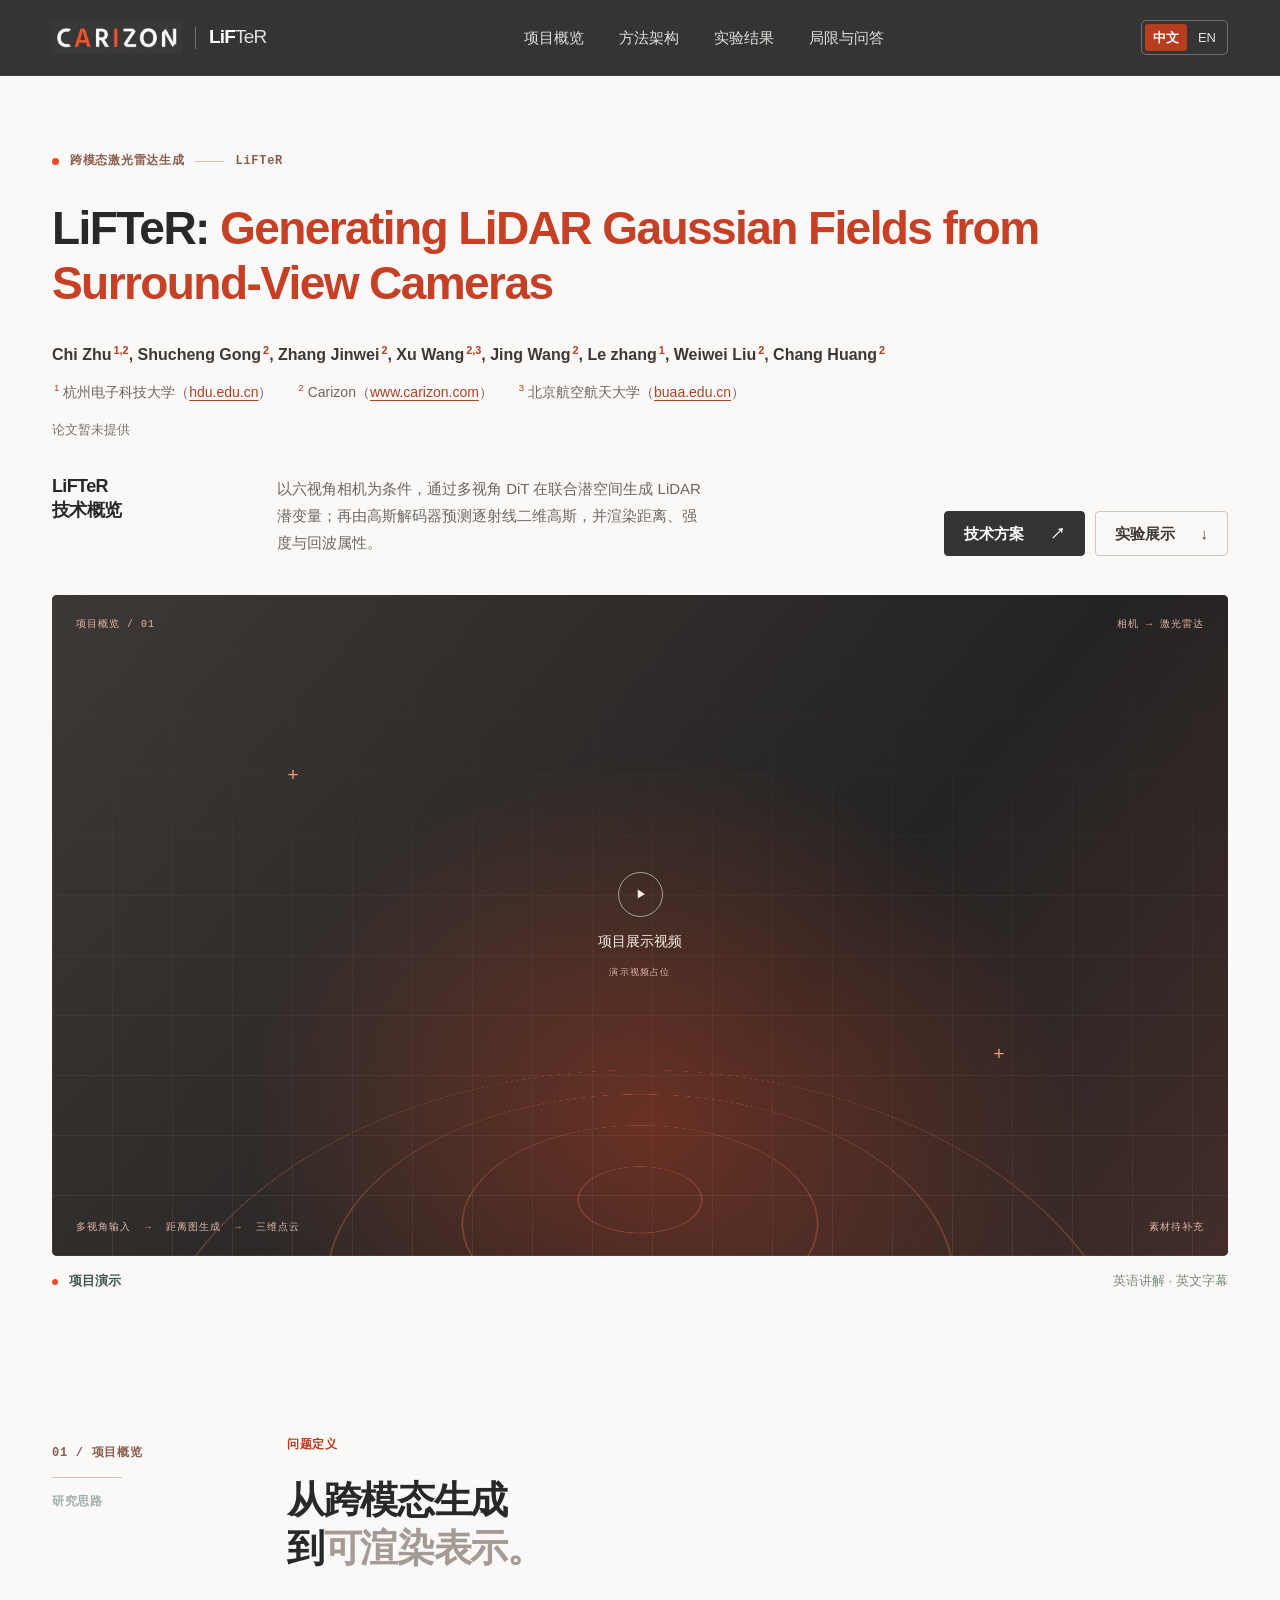
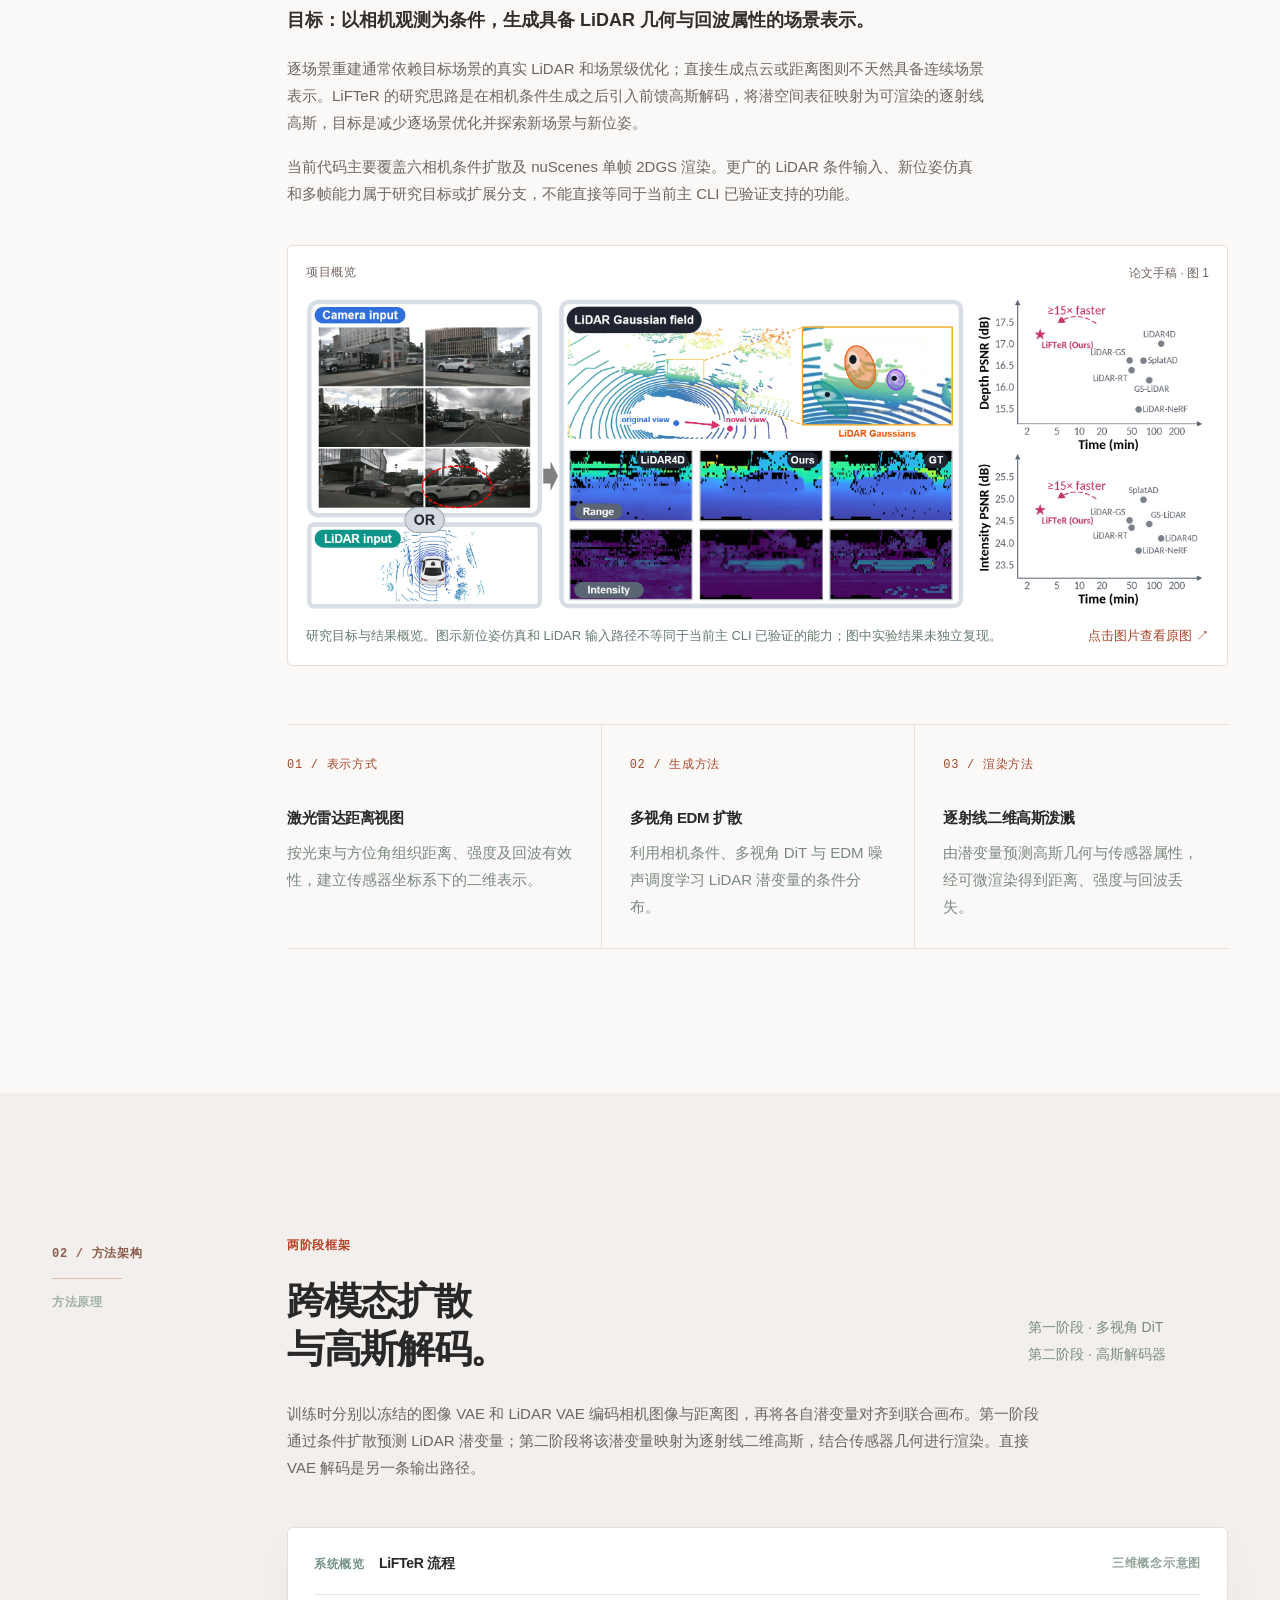
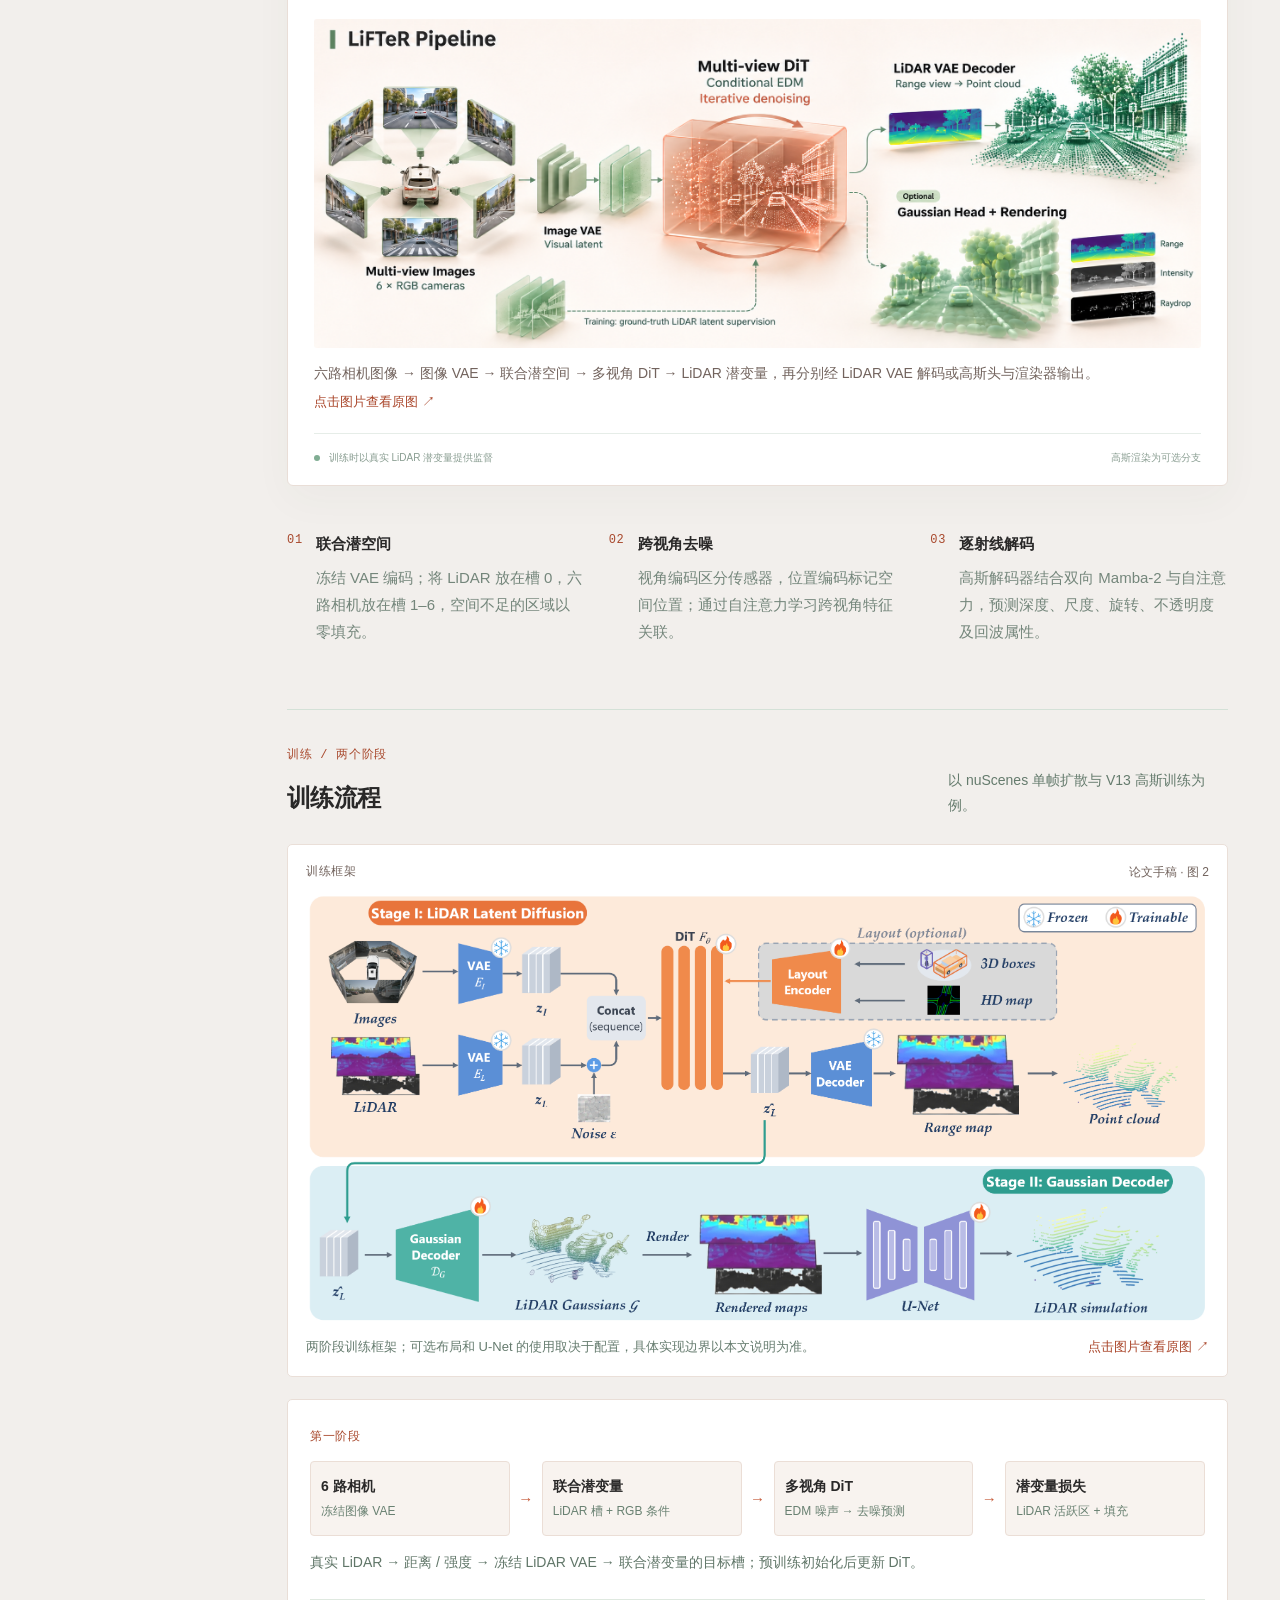
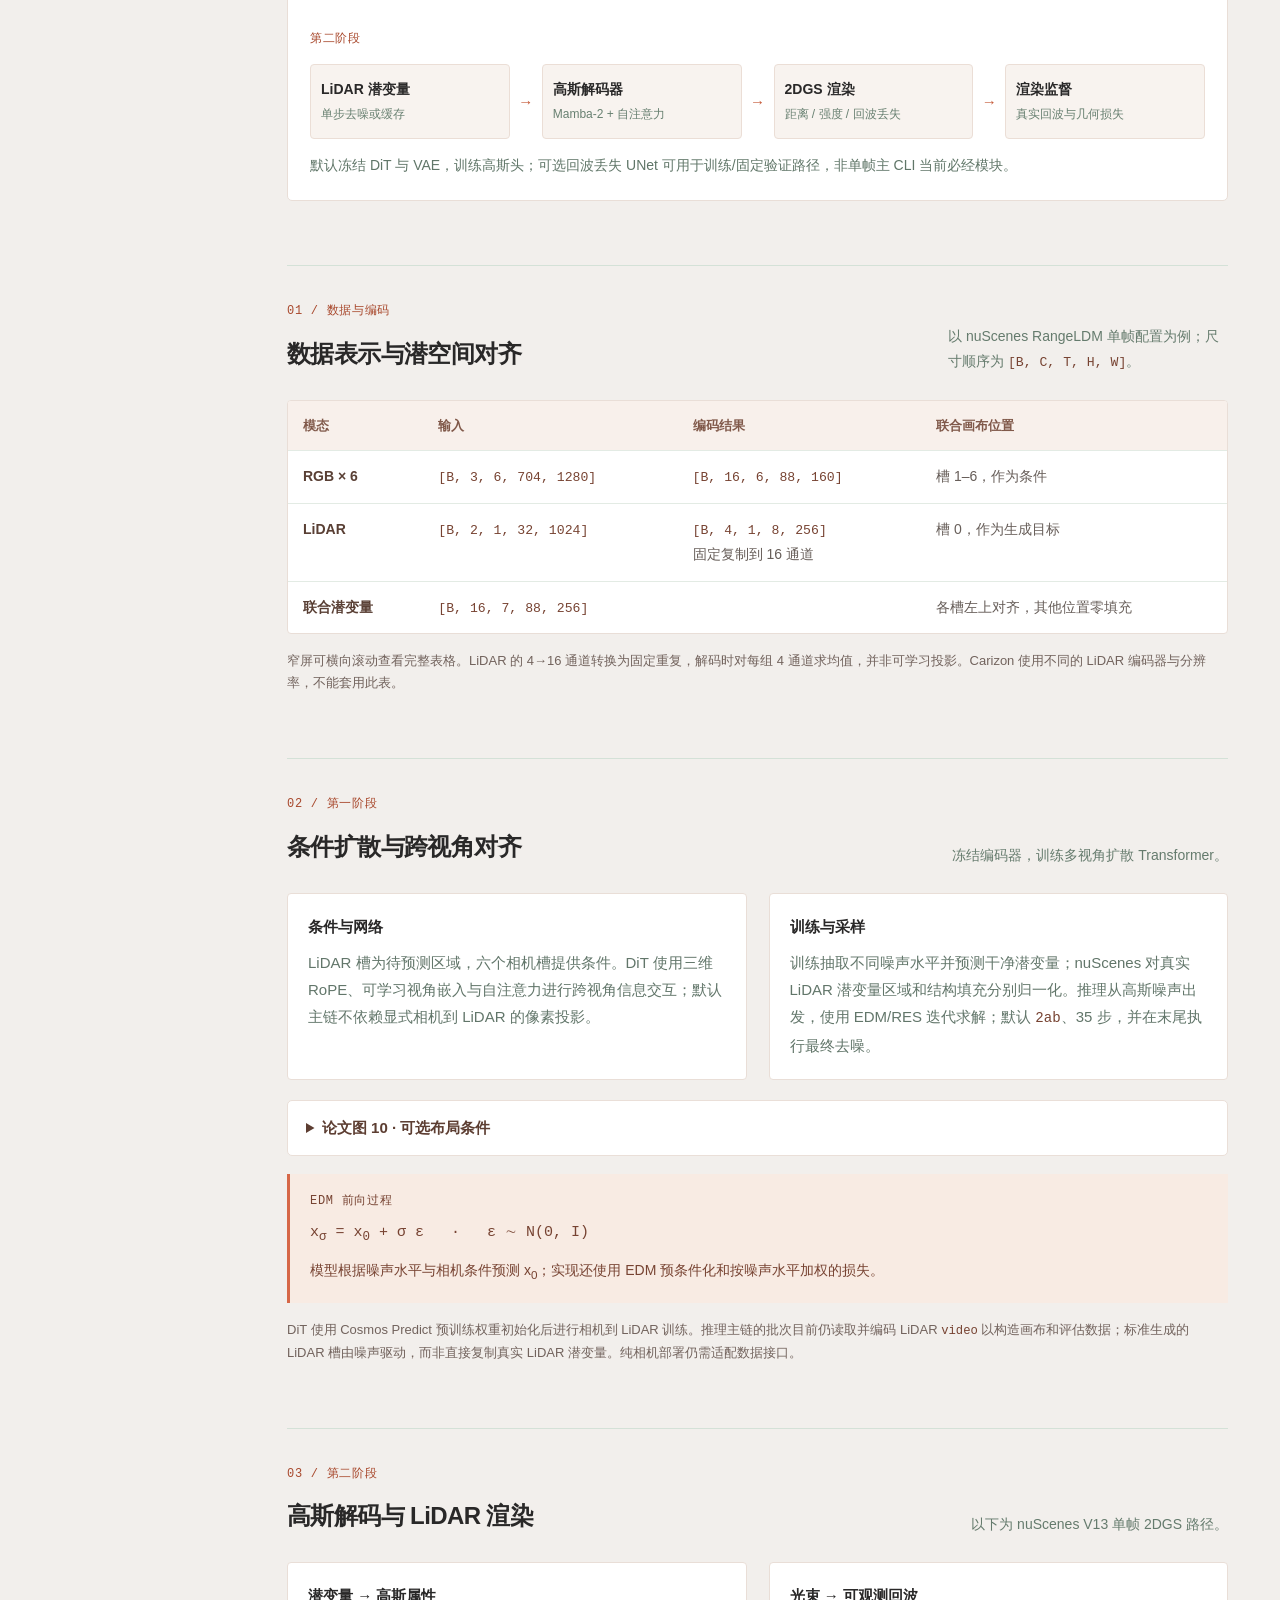
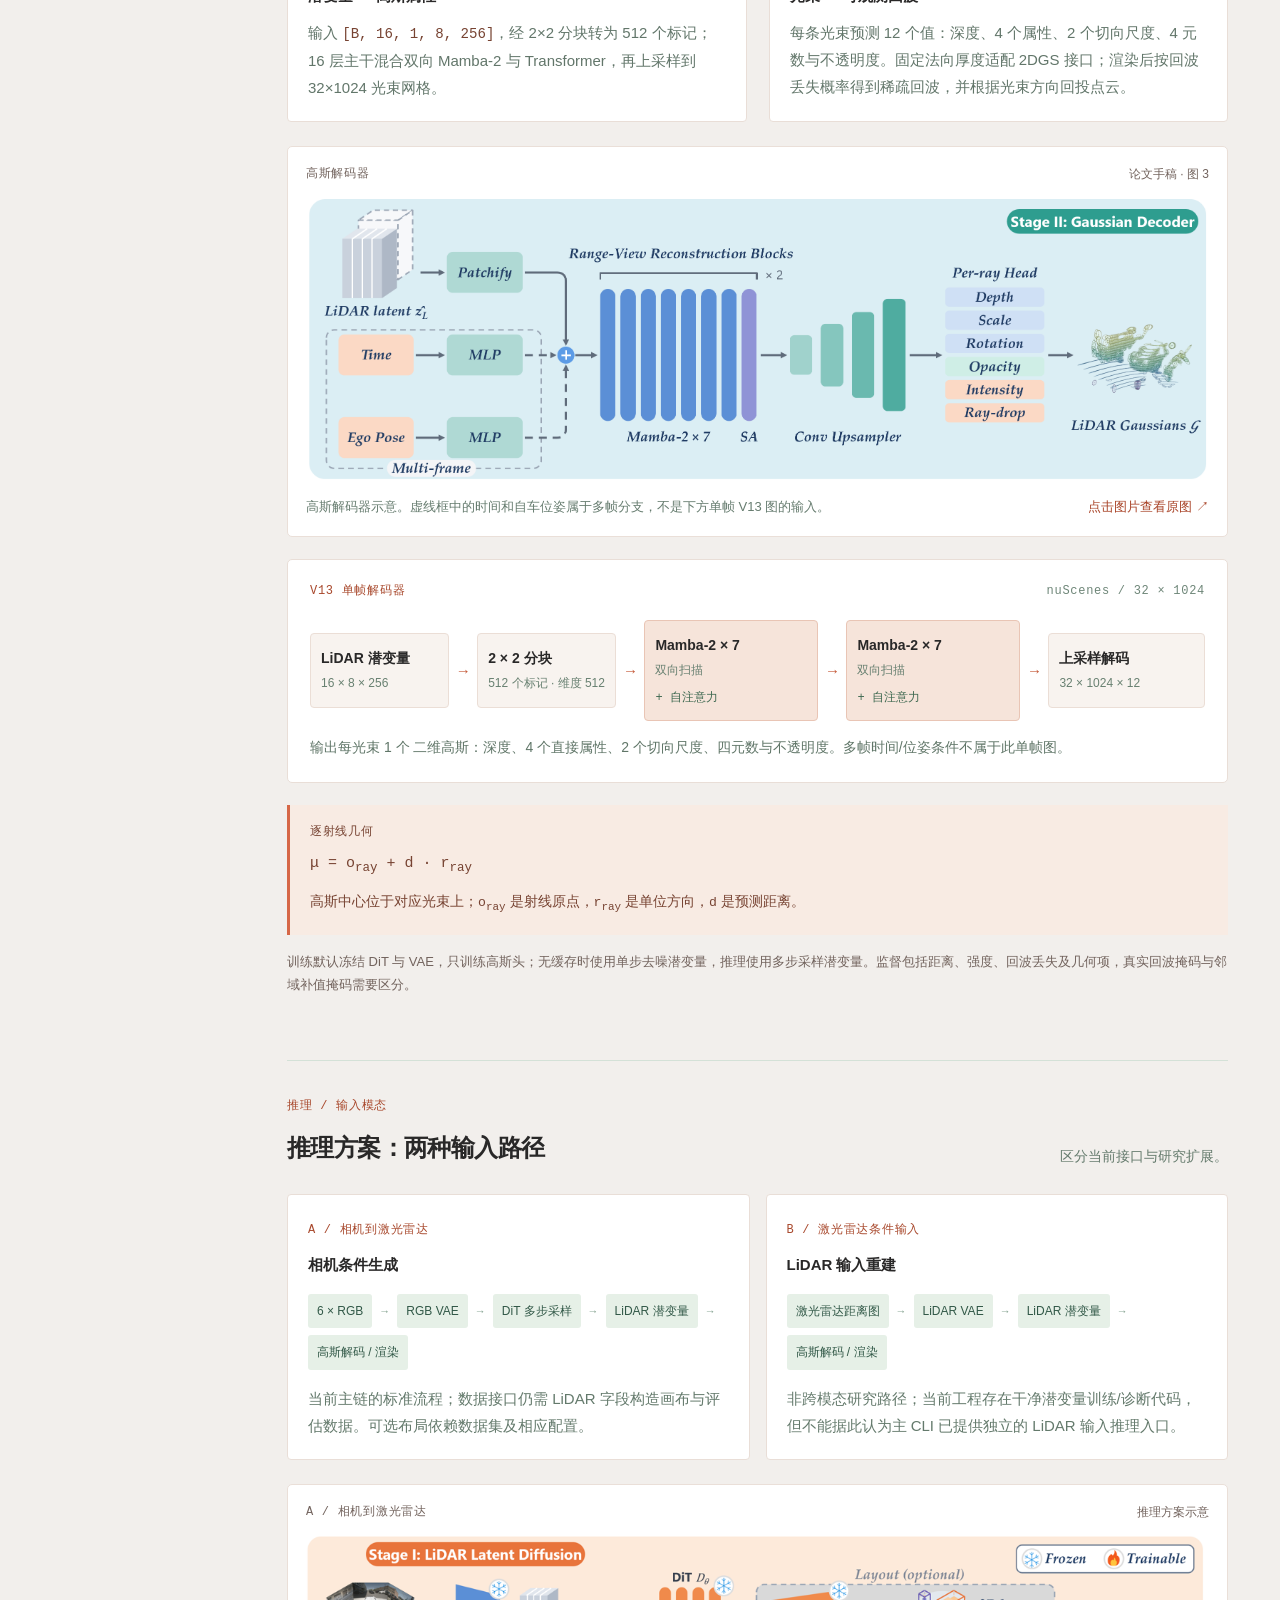
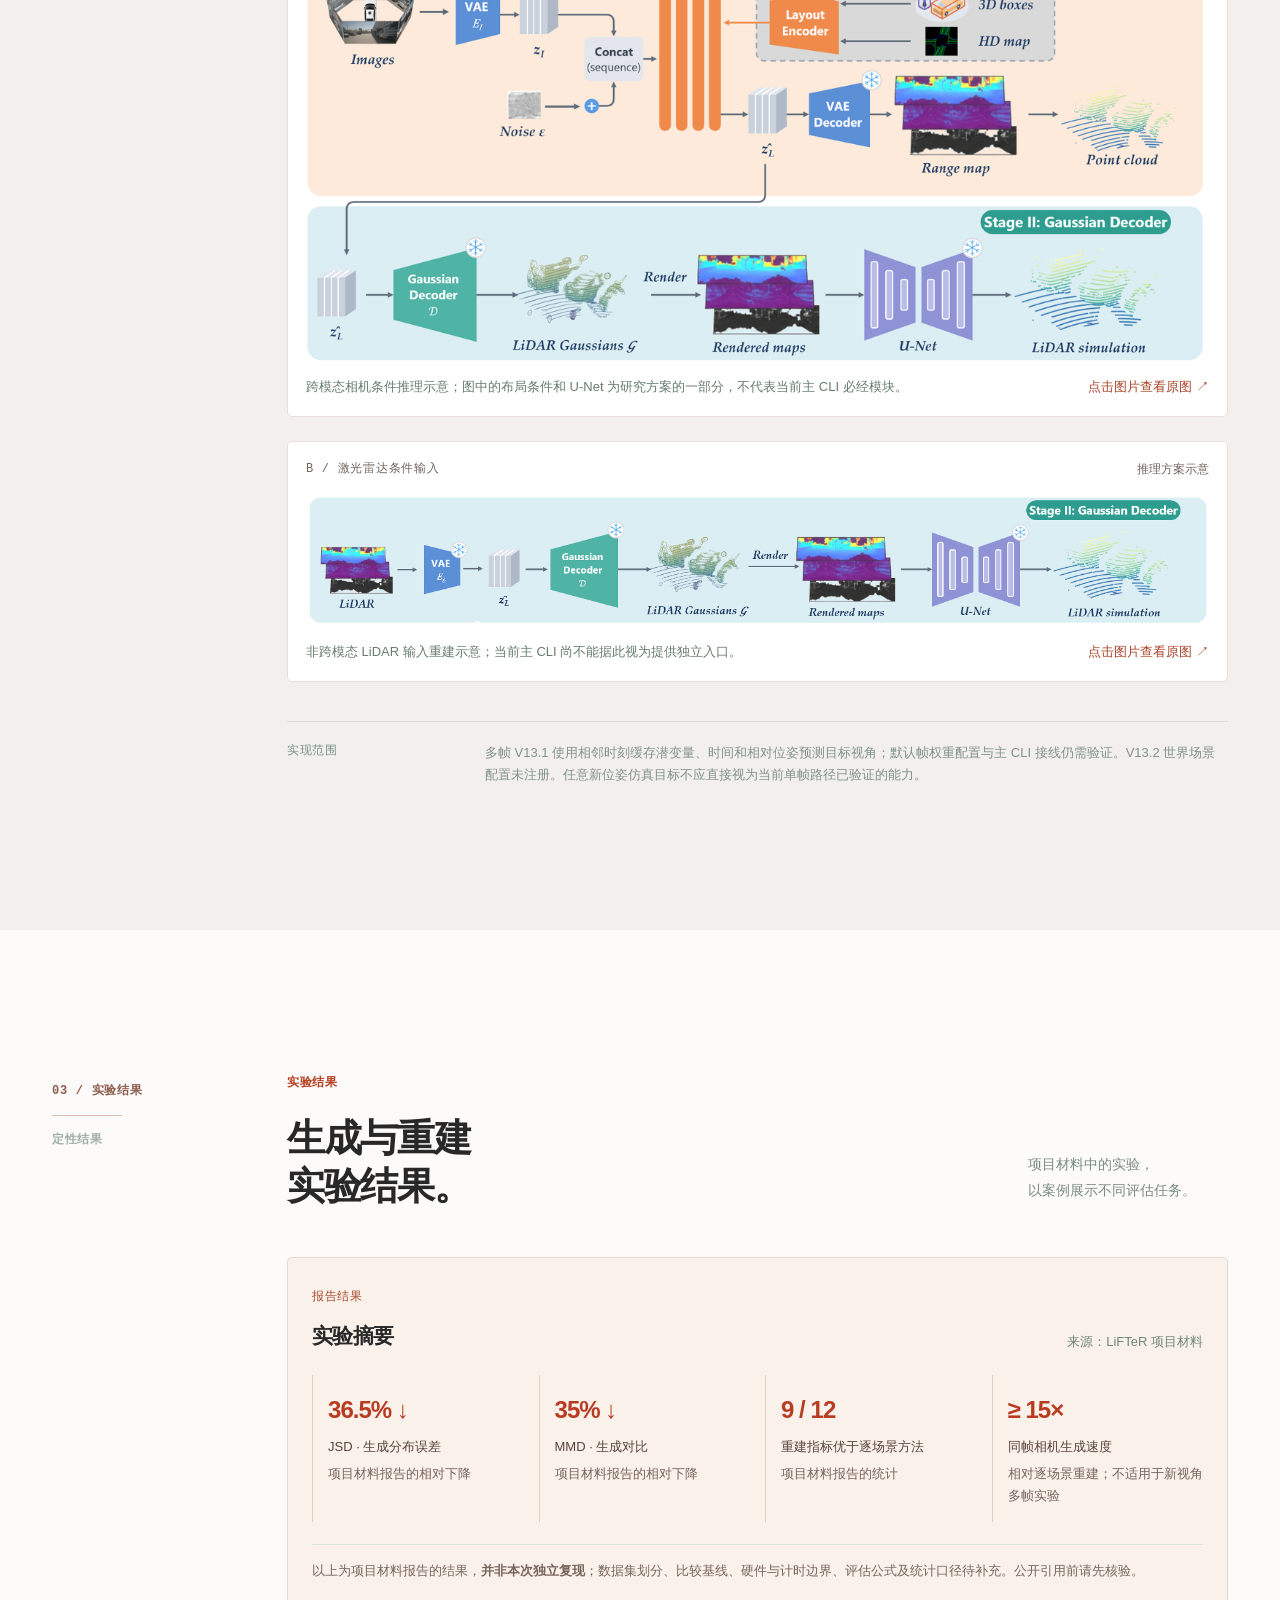
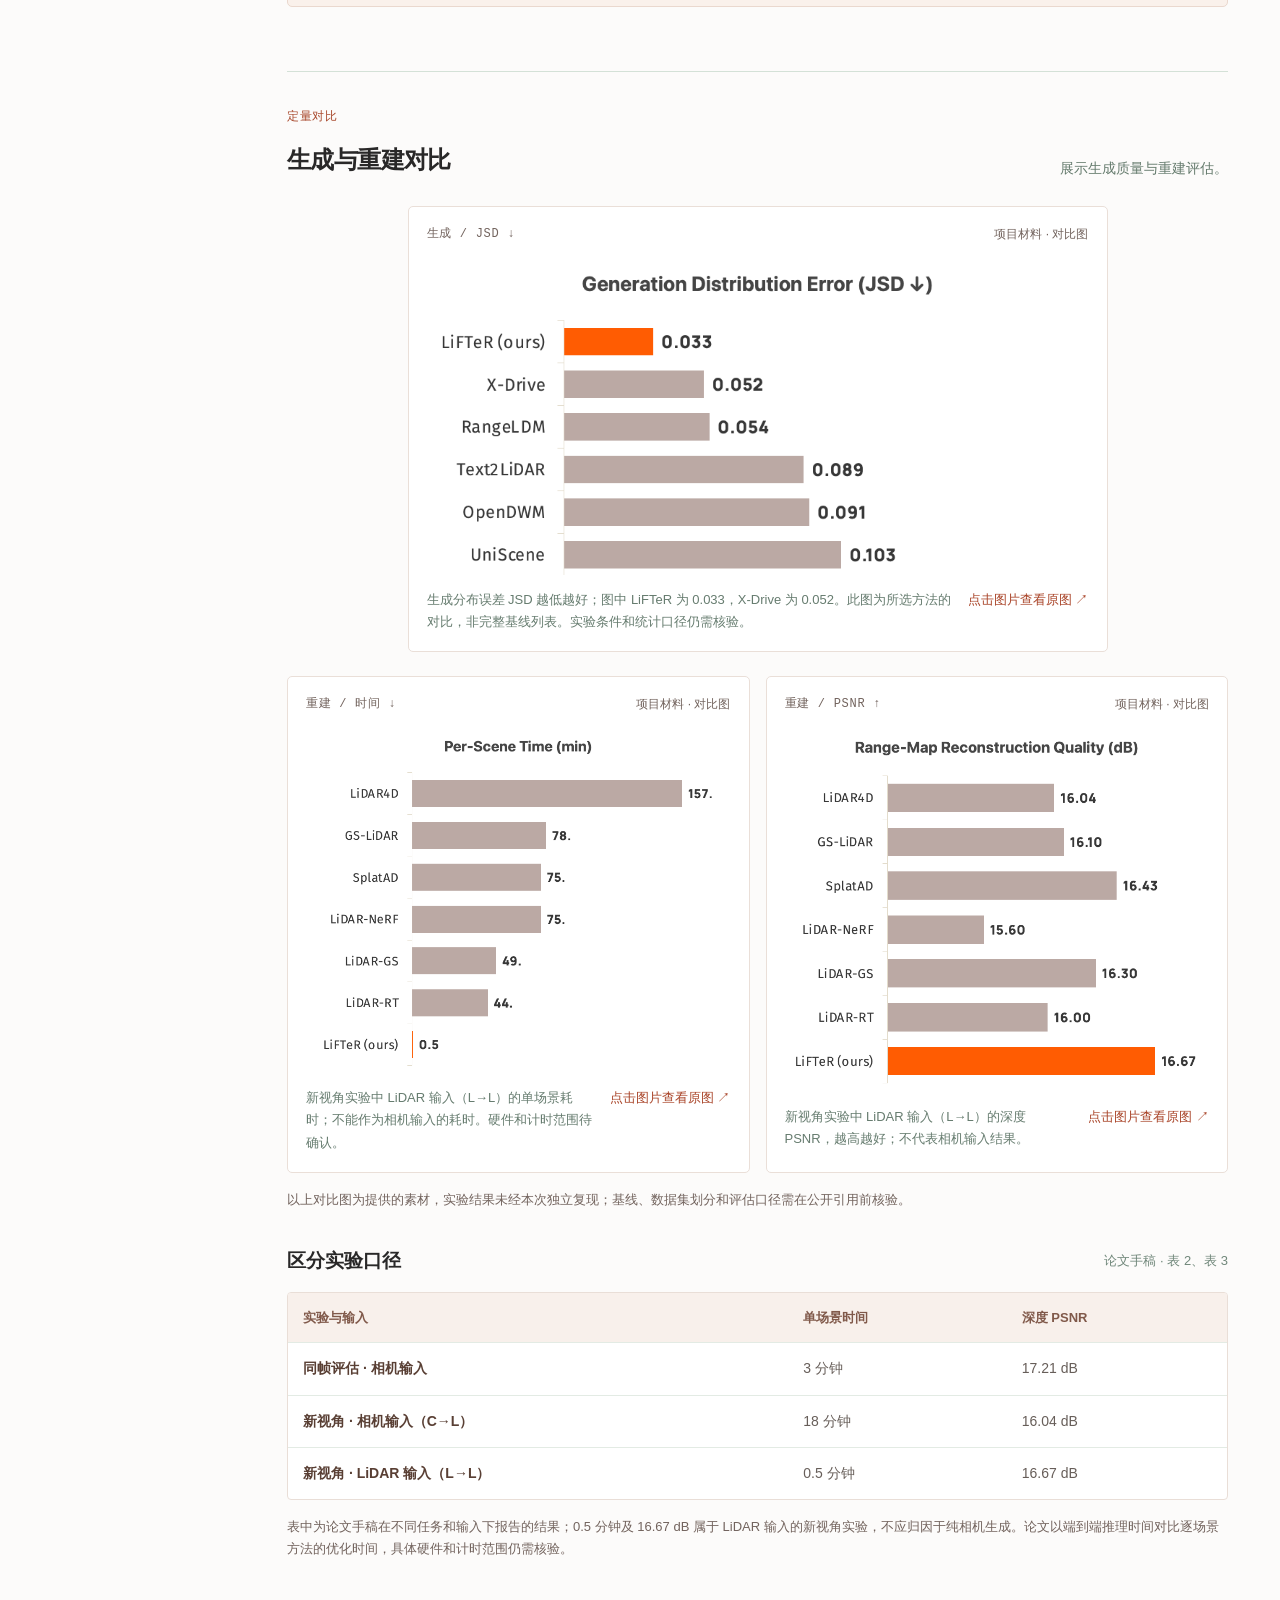
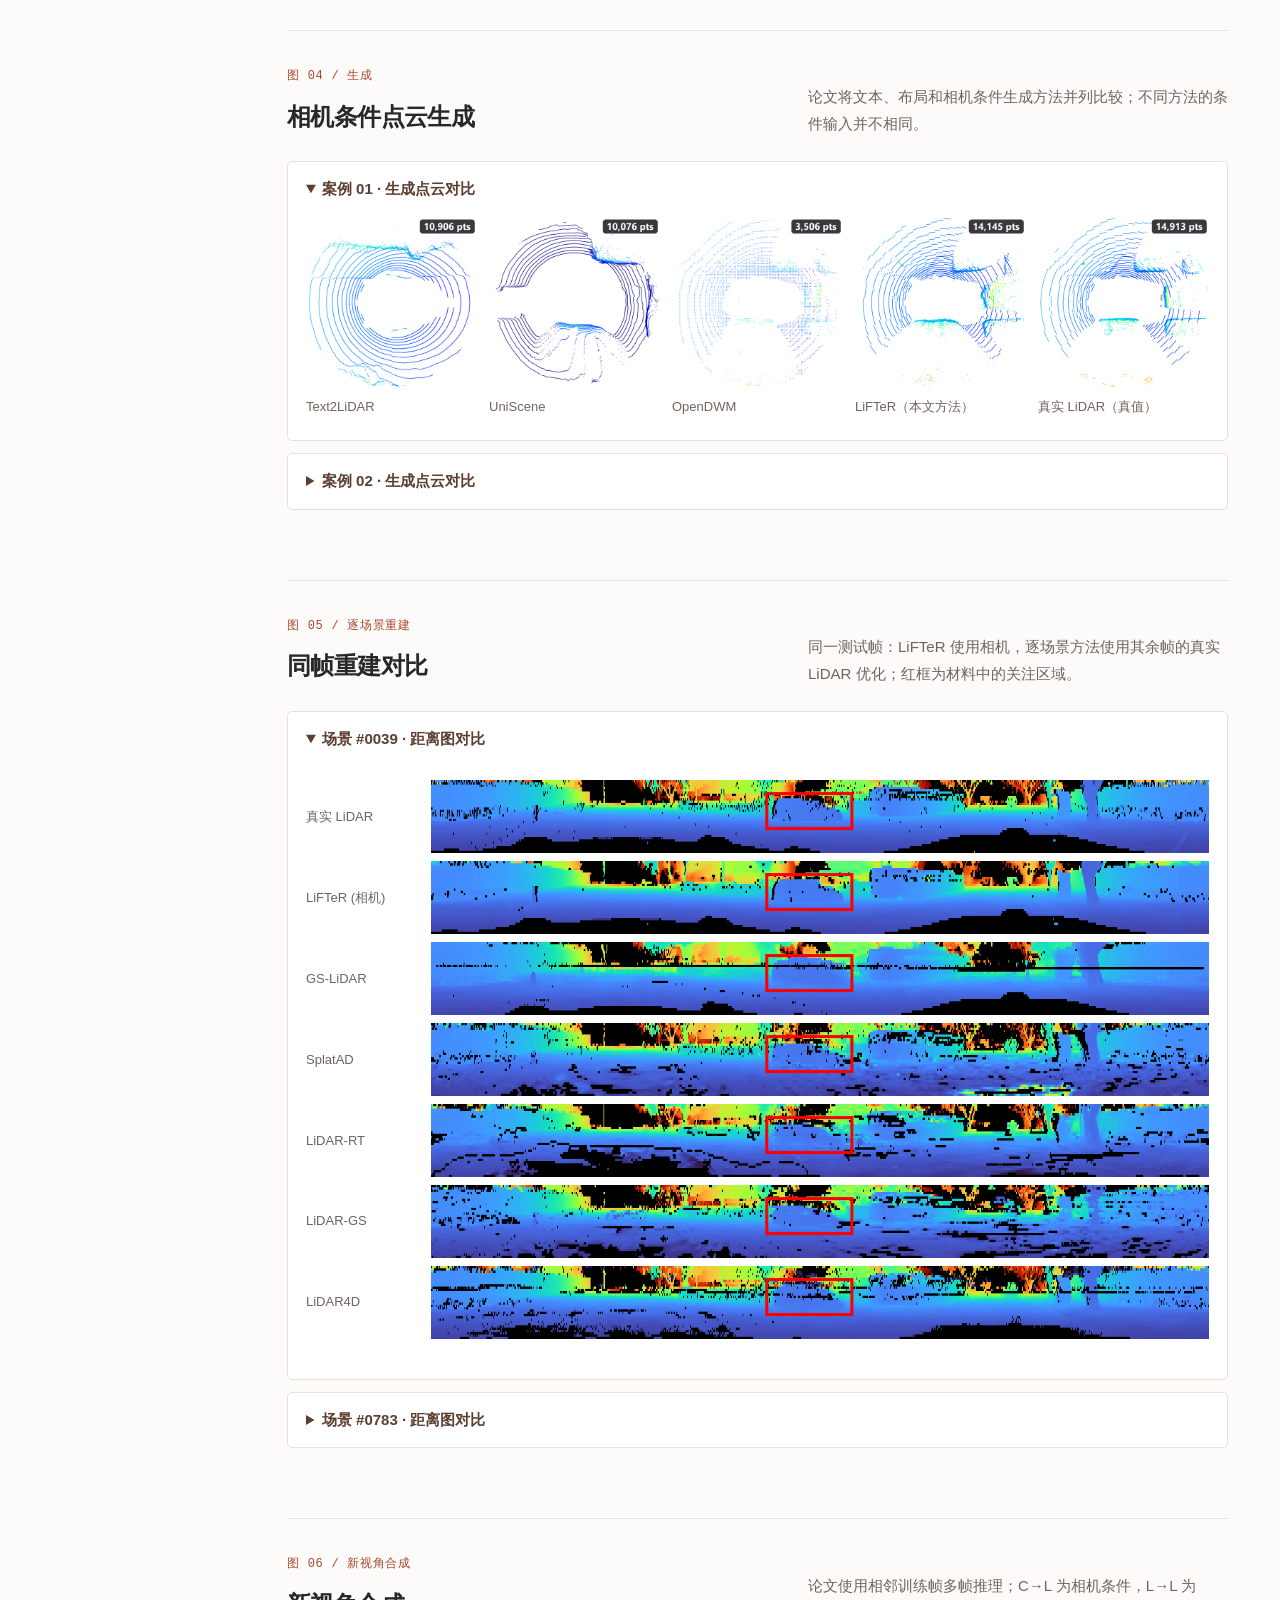
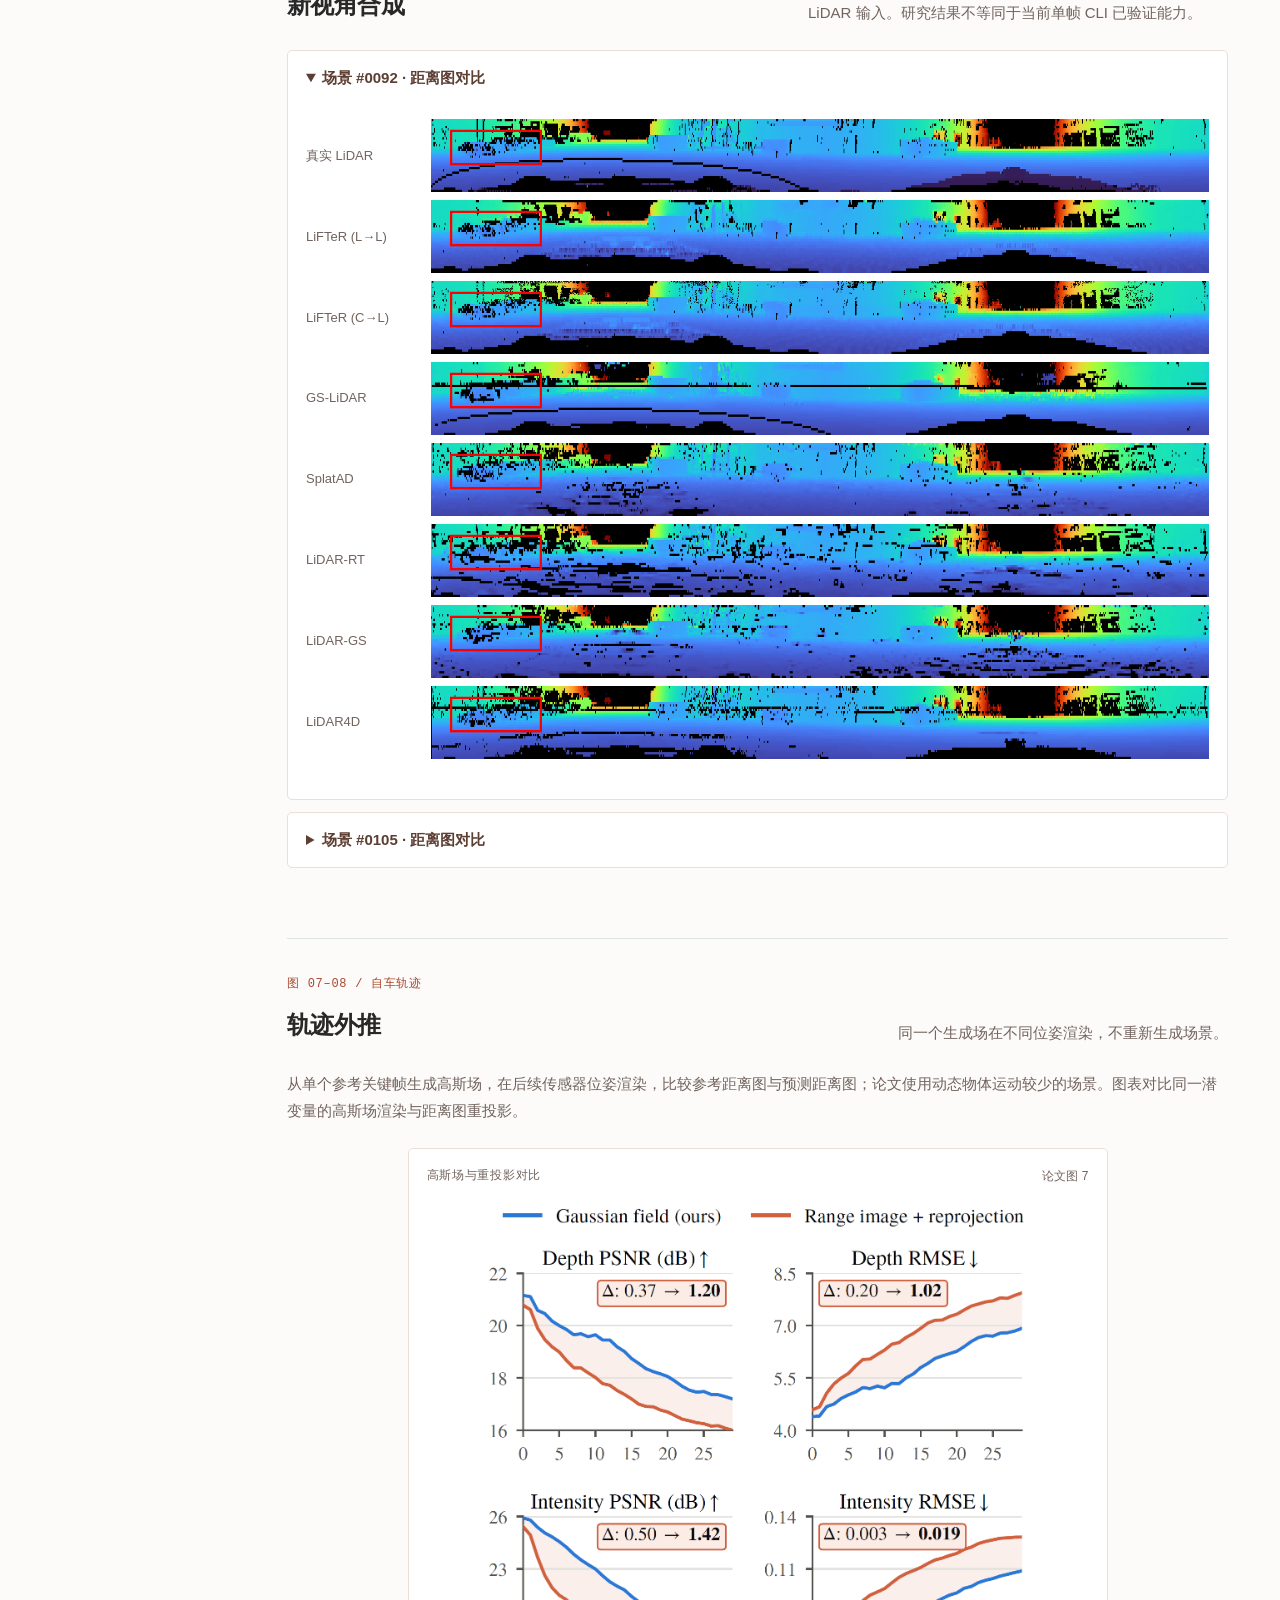
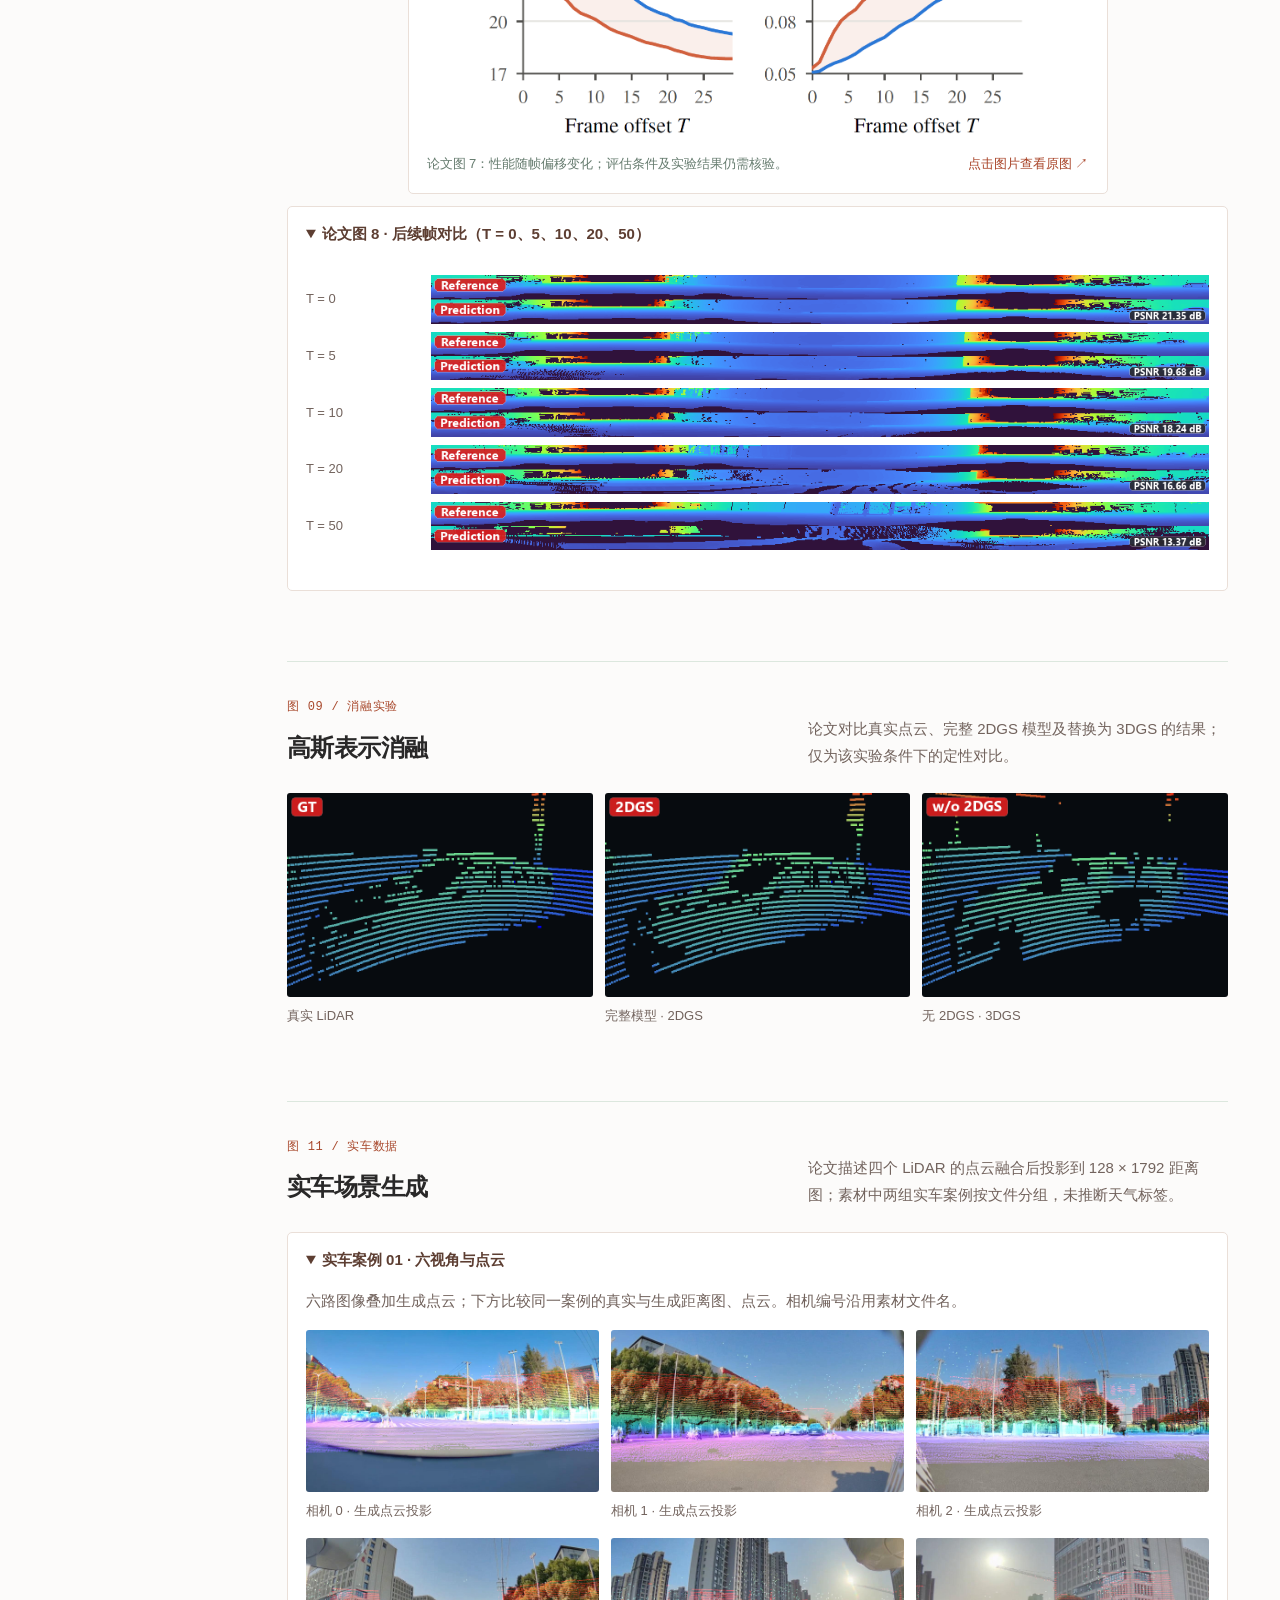
<file: index-zh.html>
<!doctype html>
<html lang="zh-CN">
<head>
  <meta charset="utf-8">
  <meta name="viewport" content="width=device-width, initial-scale=1">
  <meta name="description" content="LiFTeR 技术介绍：六视角相机条件扩散、LiDAR 潜空间与逐射线 2D 高斯渲染。">
  <meta name="theme-color" content="#343434">
  <title>LiFTeR: Generating LiDAR Gaussian Fields from Surround-View Cameras</title>
  <link rel="stylesheet" href="./styles.css?v=20261118-captions">
  <script src="./media.js?v=20261118-video2" defer></script>
  <script src="./site.js?v=20261118-captions" defer></script>
</head>
<body>
  <a class="skip-link" href="#main">跳转到正文</a>
  <header class="site-header">
    <div class="header-inner wrap">
      <a class="brand" href="#top" aria-label="Carizon · LiFTeR，返回首页"><img class="brand-logo" src="./logo.jpg.png" width="1448" height="360" alt="Carizon"><span class="brand-divider" aria-hidden="true"></span><span>LiF<span class="brand-light">TeR</span></span></a>
      <nav class="desktop-nav" aria-label="页面导航">
        <a href="#overview">项目概览</a><a href="#method">方法架构</a><a href="#results">实验结果</a><a href="#limitations">局限与问答</a>
      </nav>
      <nav class="language-switch" aria-label="语言"><a href="./index-zh.html" lang="zh-CN" hreflang="zh-CN" aria-current="page">中文</a><a href="./index.html" lang="en" hreflang="en">EN</a></nav>
    </div>
  </header>

  <main id="main">
    <section class="hero wrap" id="top" aria-labelledby="hero-title">
      <div class="hero-kicker"><span class="status-dot"></span> 跨模态激光雷达生成 <span class="kicker-line"></span> LiFTeR</div>
      <h1 id="hero-title" class="technical-hero-title project-title" lang="en">LiFTeR: <span>Generating LiDAR Gaussian Fields from Surround-View Cameras</span></h1>
      <div class="project-credits" aria-label="项目作者和机构">
        <p class="project-authors" lang="en">Chi Zhu<sup>1,2</sup>, Shucheng Gong<sup>2</sup>, Zhang Jinwei<sup>2</sup>, Xu Wang<sup>2,3</sup>, Jing Wang<sup>2</sup>, Le zhang<sup>1</sup>, Weiwei Liu<sup>2</sup>, Chang Huang<sup>2</sup></p>
        <p class="project-affiliations" lang="zh-CN"><span><sup>1</sup> 杭州电子科技大学（<a href="https://www.hdu.edu.cn/">hdu.edu.cn</a>）</span><span><sup>2</sup> Carizon（<a href="https://www.carizon.com/#/">www.carizon.com</a>）</span><span><sup>3</sup> 北京航空航天大学（<a href="https://www.buaa.edu.cn/">buaa.edu.cn</a>）</span></p>
        <p class="paper-availability">论文暂未提供</p>
      </div>
      <div class="hero-bottom">
        <div class="hero-description"><p class="hero-en">LiFTeR<br>技术概览</p><p>以六视角相机为条件，通过多视角 DiT 在联合潜空间生成 LiDAR 潜变量；再由高斯解码器预测逐射线二维高斯，并渲染距离、强度与回波属性。</p></div>
        <div class="hero-actions"><a class="button button-dark" href="#method">技术方案 <span aria-hidden="true">↗</span></a><a class="button button-outline" href="#results">实验展示 <span aria-hidden="true">↓</span></a></div>
      </div>
      <div class="hero-media" data-media-slot="hero" data-media-label="项目展示视频" data-media-aspect="wide">
        <div class="hero-media-inner">
          <div class="hero-grid" aria-hidden="true"></div><div class="hero-rings" aria-hidden="true"><span></span><span></span><span></span><span></span></div>
          <div class="hero-cross hero-cross-one" aria-hidden="true">+</div><div class="hero-cross hero-cross-two" aria-hidden="true">+</div>
          <div class="hero-media-top"><span>项目概览 / 01</span><span>相机 → 激光雷达</span></div>
          <div class="hero-media-center"><span class="play-outline" aria-hidden="true">▶</span><strong>项目展示视频</strong><span>演示视频占位</span></div>
          <div class="hero-media-bottom"><span>多视角输入 <b>→</b> 距离图生成 <b>→</b> 三维点云</span><span>素材待补充</span></div>
        </div>
      </div>
      <p class="media-caption"><span><span class="caption-dot"></span> 项目演示</span><span>英语讲解 · 英文字幕</span></p>
    </section>

    <section class="section intro-section" id="overview" aria-labelledby="overview-title">
      <div class="wrap section-layout">
        <div class="section-aside"><span class="section-number">01 / 项目概览</span><span class="aside-line"></span><span class="aside-note">研究思路</span></div>
        <div class="section-main">
          <p class="eyebrow">问题定义</p>
          <h2 id="overview-title">从跨模态生成<br>到<span class="text-muted">可渲染表示。</span></h2>
          <div class="intro-copy"><p class="lead">目标：以相机观测为条件，生成具备 LiDAR 几何与回波属性的场景表示。</p><p>逐场景重建通常依赖目标场景的真实 LiDAR 和场景级优化；直接生成点云或距离图则不天然具备连续场景表示。LiFTeR 的研究思路是在相机条件生成之后引入前馈高斯解码，将潜空间表征映射为可渲染的逐射线高斯，目标是减少逐场景优化并探索新场景与新位姿。</p><p>当前代码主要覆盖六相机条件扩散及 nuScenes 单帧 2DGS 渲染。更广的 LiDAR 条件输入、新位姿仿真和多帧能力属于研究目标或扩展分支，不能直接等同于当前主 CLI 已验证支持的功能。</p></div>
          <figure class="source-figure overview-figure">
            <div class="source-figure-heading"><span>项目概览</span><span>论文手稿 · 图 1</span></div>
            <a href="./assets/figures/figure1_teaser.png" aria-label="查看 LiFTeR 概览原图"><img src="./assets/figures/figure1_teaser.png" width="2616" height="913" loading="lazy" alt="LiFTeR 概览：相机或 LiDAR 输入生成高斯场，并展示距离、强度重建及质量与时间对比。"></a>
            <figcaption>研究目标与结果概览。图示新位姿仿真和 LiDAR 输入路径不等同于当前主 CLI 已验证的能力；图中实验结果未独立复现。<span>点击图片查看原图 ↗</span></figcaption>
          </figure>
          <div class="principles" aria-label="核心技术">
            <article><span class="principle-index">01 / 表示方式</span><h3>激光雷达距离视图</h3><p>按光束与方位角组织距离、强度及回波有效性，建立传感器坐标系下的二维表示。</p></article>
            <article><span class="principle-index">02 / 生成方法</span><h3>多视角 EDM 扩散</h3><p>利用相机条件、多视角 DiT 与 EDM 噪声调度学习 LiDAR 潜变量的条件分布。</p></article>
            <article><span class="principle-index">03 / 渲染方法</span><h3>逐射线二维高斯泼溅</h3><p>由潜变量预测高斯几何与传感器属性，经可微渲染得到距离、强度与回波丢失。</p></article>
          </div>
        </div>
      </div>
    </section>

    <section class="section method-section" id="method" aria-labelledby="method-title">
      <div class="wrap section-layout">
        <div class="section-aside"><span class="section-number">02 / 方法架构</span><span class="aside-line"></span><span class="aside-note">方法原理</span></div>
        <div class="section-main">
          <div class="section-heading-row"><div><p class="eyebrow">两阶段框架</p><h2 id="method-title">跨模态扩散<br>与高斯解码。</h2></div><p class="heading-note">第一阶段 · 多视角 DiT<br>第二阶段 · 高斯解码器</p></div>
          <p class="body-copy">训练时分别以冻结的图像 VAE 和 LiDAR VAE 编码相机图像与距离图，再将各自潜变量对齐到联合画布。第一阶段通过条件扩散预测 LiDAR 潜变量；第二阶段将该潜变量映射为逐射线二维高斯，结合传感器几何进行渲染。直接 VAE 解码是另一条输出路径。</p>
          <div class="method-board">
            <div class="board-header"><div><span class="board-overline">系统概览</span><strong>LiFTeR 流程</strong></div><span class="board-badge">三维概念示意图</span></div>
            <figure class="pipeline-figure">
              <a href="./assets/figures/20261106-210438.png" aria-label="查看 LiFTeR 方法流程示意图原图"><img src="./assets/figures/20261106-210438.png" width="2060" height="763" loading="lazy" alt="LiFTeR 方法流程示意：六视角相机图像通过图像 VAE 编码，由多视角 DiT 迭代去噪生成 LiDAR 潜变量，再经 LiDAR VAE 解码为距离图和点云，或通过可选的高斯头渲染距离、强度和回波属性；训练使用真实 LiDAR 潜变量监督。"></a>
              <figcaption>六路相机图像 → 图像 VAE → 联合潜空间 → 多视角 DiT → LiDAR 潜变量，再分别经 LiDAR VAE 解码或高斯头与渲染器输出。<span>点击图片查看原图 ↗</span></figcaption>
            </figure>
            <div class="board-footer"><span><i></i> 训练时以真实 LiDAR 潜变量提供监督</span><span>高斯渲染为可选分支</span></div>
          </div>
          <div class="method-details">
            <article><span class="detail-number">01</span><div><h3>联合潜空间</h3><p>冻结 VAE 编码；将 LiDAR 放在槽 0，六路相机放在槽 1–6，空间不足的区域以零填充。</p></div></article>
            <article><span class="detail-number">02</span><div><h3>跨视角去噪</h3><p>视角编码区分传感器，位置编码标记空间位置；通过自注意力学习跨视角特征关联。</p></div></article>
            <article><span class="detail-number">03</span><div><h3>逐射线解码</h3><p>高斯解码器结合双向 Mamba-2 与自注意力，预测深度、尺度、旋转、不透明度及回波属性。</p></div></article>
          </div>
          <div class="technical-section" aria-labelledby="training-flow-title">
            <div class="technical-section-header"><div><span class="tech-kicker">训练 / 两个阶段</span><h3 id="training-flow-title">训练流程</h3></div><p>以 nuScenes 单帧扩散与 V13 高斯训练为例。</p></div>
            <figure class="source-figure">
              <div class="source-figure-heading"><span>训练框架</span><span>论文手稿 · 图 2</span></div>
              <a href="./assets/figures/figure2_pipeline.png" aria-label="查看两阶段训练方案原图"><img src="./assets/figures/figure2_pipeline.png" width="2545" height="1203" loading="lazy" alt="两阶段训练方案：相机和 LiDAR 经 VAE 编码，DiT 预测 LiDAR 潜变量，再由高斯解码器和渲染器生成结果。"></a>
              <figcaption>两阶段训练框架；可选布局和 U-Net 的使用取决于配置，具体实现边界以本文说明为准。<span>点击图片查看原图 ↗</span></figcaption>
            </figure>
            <div class="diagram-board">
              <div class="diagram-rail"><span class="diagram-stage">第一阶段</span><div class="diagram-steps"><div><strong>6 路相机</strong><small>冻结图像 VAE</small></div><span class="diagram-arrow" aria-hidden="true">→</span><div><strong>联合潜变量</strong><small>LiDAR 槽 + RGB 条件</small></div><span class="diagram-arrow" aria-hidden="true">→</span><div><strong>多视角 DiT</strong><small>EDM 噪声 → 去噪预测</small></div><span class="diagram-arrow" aria-hidden="true">→</span><div><strong>潜变量损失</strong><small>LiDAR 活跃区 + 填充</small></div></div><p>真实 LiDAR → 距离 / 强度 → 冻结 LiDAR VAE → 联合潜变量的目标槽；预训练初始化后更新 DiT。</p></div>
              <div class="diagram-rail"><span class="diagram-stage">第二阶段</span><div class="diagram-steps"><div><strong>LiDAR 潜变量</strong><small>单步去噪或缓存</small></div><span class="diagram-arrow" aria-hidden="true">→</span><div><strong>高斯解码器</strong><small>Mamba-2 + 自注意力</small></div><span class="diagram-arrow" aria-hidden="true">→</span><div><strong>2DGS 渲染</strong><small>距离 / 强度 / 回波丢失</small></div><span class="diagram-arrow" aria-hidden="true">→</span><div><strong>渲染监督</strong><small>真实回波与几何损失</small></div></div><p>默认冻结 DiT 与 VAE，训练高斯头；可选回波丢失 UNet 可用于训练/固定验证路径，非单帧主 CLI 当前必经模块。</p></div>
            </div>
          </div>
          <div class="technical-section" aria-labelledby="representation-title">
            <div class="technical-section-header"><div><span class="tech-kicker">01 / 数据与编码</span><h3 id="representation-title">数据表示与潜空间对齐</h3></div><p>以 nuScenes RangeLDM 单帧配置为例；尺寸顺序为 <code>[B, C, T, H, W]</code>。</p></div>
            <div class="tensor-table-wrap" role="region" aria-label="nuScenes 张量形状表，可横向滚动" tabindex="0"><table class="tensor-table"><thead><tr><th scope="col">模态</th><th scope="col">输入</th><th scope="col">编码结果</th><th scope="col">联合画布位置</th></tr></thead><tbody><tr><th scope="row">RGB × 6</th><td><code>[B, 3, 6, 704, 1280]</code></td><td><code>[B, 16, 6, 88, 160]</code></td><td>槽 1–6，作为条件</td></tr><tr><th scope="row">LiDAR</th><td><code>[B, 2, 1, 32, 1024]</code></td><td><code>[B, 4, 1, 8, 256]</code><br>固定复制到 16 通道</td><td>槽 0，作为生成目标</td></tr><tr><th scope="row">联合潜变量</th><td colspan="2"><code>[B, 16, 7, 88, 256]</code></td><td>各槽左上对齐，其他位置零填充</td></tr></tbody></table></div>
            <p class="tech-caption">窄屏可横向滚动查看完整表格。LiDAR 的 4→16 通道转换为固定重复，解码时对每组 4 通道求均值，并非可学习投影。Carizon 使用不同的 LiDAR 编码器与分辨率，不能套用此表。</p>
          </div>
          <div class="technical-section" aria-labelledby="diffusion-title">
            <div class="technical-section-header"><div><span class="tech-kicker">02 / 第一阶段</span><h3 id="diffusion-title">条件扩散与跨视角对齐</h3></div><p>冻结编码器，训练多视角扩散 Transformer。</p></div>
            <div class="tech-columns"><div><h4>条件与网络</h4><p>LiDAR 槽为待预测区域，六个相机槽提供条件。DiT 使用三维 RoPE、可学习视角嵌入与自注意力进行跨视角信息交互；默认主链不依赖显式相机到 LiDAR 的像素投影。</p></div><div><h4>训练与采样</h4><p>训练抽取不同噪声水平并预测干净潜变量；nuScenes 对真实 LiDAR 潜变量区域和结构填充分别归一化。推理从高斯噪声出发，使用 EDM/RES 迭代求解；默认 <code>2ab</code>、35 步，并在末尾执行最终去噪。</p></div></div>
            <details class="paper-case method-layout"><summary>论文图 10 · 可选布局条件</summary><div class="paper-case-content"><p class="paper-copy">论文将高清地图和三维框转换到 LiDAR 射线网格，通过残差适配器注入 LiDAR 标记；三维框还编码为交叉注意力条件。布局功能依赖相应数据与配置。</p><figure class="source-figure"><div class="source-figure-heading"><span>布局条件</span><span>论文图 10</span></div><a href="./assets/figures/figure10_layout3.png" aria-label="查看可选布局条件：地图与 三维框经射线投影和编码后接入 DiT原图"><img src="./assets/figures/figure10_layout3.png" loading="lazy" alt="可选布局条件：地图与 三维框经射线投影和编码后接入 DiT"></a><figcaption>研究方案中的可选布局条件，不代表默认路径依赖布局输入。<span>点击图片查看原图 ↗</span></figcaption></figure></div></details>
            <div class="formula-block"><span>EDM 前向过程</span><code>x<sub>σ</sub> = x<sub>0</sub> + σ ε &nbsp;&nbsp;·&nbsp;&nbsp; ε ∼ N(0, I)</code><p>模型根据噪声水平与相机条件预测 x<sub>0</sub>；实现还使用 EDM 预条件化和按噪声水平加权的损失。</p></div>
            <p class="tech-caption">DiT 使用 Cosmos Predict 预训练权重初始化后进行相机到 LiDAR 训练。推理主链的批次目前仍读取并编码 LiDAR <code>video</code> 以构造画布和评估数据；标准生成的 LiDAR 槽由噪声驱动，而非直接复制真实 LiDAR 潜变量。纯相机部署仍需适配数据接口。</p>
          </div>
          <div class="technical-section" aria-labelledby="gaussian-title">
            <div class="technical-section-header"><div><span class="tech-kicker">03 / 第二阶段</span><h3 id="gaussian-title">高斯解码与 LiDAR 渲染</h3></div><p>以下为 nuScenes V13 单帧 2DGS 路径。</p></div>
            <div class="tech-columns"><div><h4>潜变量 → 高斯属性</h4><p>输入 <code>[B, 16, 1, 8, 256]</code>，经 2×2 分块转为 512 个标记；16 层主干混合双向 Mamba-2 与 Transformer，再上采样到 32×1024 光束网格。</p></div><div><h4>光束 → 可观测回波</h4><p>每条光束预测 12 个值：深度、4 个属性、2 个切向尺度、4 元数与不透明度。固定法向厚度适配 2DGS 接口；渲染后按回波丢失概率得到稀疏回波，并根据光束方向回投点云。</p></div></div>
            <figure class="source-figure">
              <div class="source-figure-heading"><span>高斯解码器</span><span>论文手稿 · 图 3</span></div>
              <a href="./assets/figures/figure3_gaussian_decoder.png" aria-label="查看高斯解码器结构原图"><img src="./assets/figures/figure3_gaussian_decoder.png" width="2533" height="800" loading="lazy" alt="高斯解码器结构：LiDAR 潜变量经 分块、Mamba-2 和自注意力处理后，预测逐射线高斯几何与回波属性；虚线框为多帧时间和位姿条件。"></a>
              <figcaption>高斯解码器示意。虚线框中的时间和自车位姿属于多帧分支，不是下方单帧 V13 图的输入。<span>点击图片查看原图 ↗</span></figcaption>
            </figure>
            <div class="architecture-board" aria-label="单帧 V13 高斯解码器结构：LiDAR 潜变量经分块，依次通过两组七层双向 Mamba-2 与一层自注意力，解码到每光束的 12 维高斯属性。">
              <div class="architecture-heading"><span class="tech-kicker">V13 单帧解码器</span><span>nuScenes / 32 × 1024</span></div>
              <div class="architecture-steps"><div><strong>LiDAR 潜变量</strong><small>16 × 8 × 256</small></div><span aria-hidden="true">→</span><div><strong>2 × 2 分块</strong><small>512 个标记 · 维度 512</small></div><span aria-hidden="true">→</span><div class="architecture-block"><strong>Mamba-2 × 7</strong><small>双向扫描</small><b>+ 自注意力</b></div><span aria-hidden="true">→</span><div class="architecture-block"><strong>Mamba-2 × 7</strong><small>双向扫描</small><b>+ 自注意力</b></div><span aria-hidden="true">→</span><div><strong>上采样解码</strong><small>32 × 1024 × 12</small></div></div>
              <p>输出每光束 1 个 二维高斯：深度、4 个直接属性、2 个切向尺度、四元数与不透明度。多帧时间/位姿条件不属于此单帧图。</p>
            </div>
            <div class="formula-block"><span>逐射线几何</span><code>μ = o<sub>ray</sub> + d · r<sub>ray</sub></code><p>高斯中心位于对应光束上；<code>o<sub>ray</sub></code> 是射线原点，<code>r<sub>ray</sub></code> 是单位方向，<code>d</code> 是预测距离。</p></div>
            <p class="tech-caption">训练默认冻结 DiT 与 VAE，只训练高斯头；无缓存时使用单步去噪潜变量，推理使用多步采样潜变量。监督包括距离、强度、回波丢失及几何项，真实回波掩码与邻域补值掩码需要区分。</p>
          </div>
          <div class="technical-section" aria-labelledby="inference-paths-title">
            <div class="technical-section-header"><div><span class="tech-kicker">推理 / 输入模态</span><h3 id="inference-paths-title">推理方案：两种输入路径</h3></div><p>区分当前接口与研究扩展。</p></div>
            <div class="inference-paths"><article><span class="tech-kicker">A / 相机到激光雷达</span><h4>相机条件生成</h4><div class="path-sequence"><span>6 × RGB</span><b>→</b><span>RGB VAE</span><b>→</b><span>DiT 多步采样</span><b>→</b><span>LiDAR 潜变量</span><b>→</b><span>高斯解码 / 渲染</span></div><p>当前主链的标准流程；数据接口仍需 LiDAR 字段构造画布与评估数据。可选布局依赖数据集及相应配置。</p></article><article><span class="tech-kicker">B / 激光雷达条件输入</span><h4>LiDAR 输入重建</h4><div class="path-sequence"><span>激光雷达距离图</span><b>→</b><span>LiDAR VAE</span><b>→</b><span>LiDAR 潜变量</span><b>→</b><span>高斯解码 / 渲染</span></div><p>非跨模态研究路径；当前工程存在干净潜变量训练/诊断代码，但不能据此认为主 CLI 已提供独立的 LiDAR 输入推理入口。</p></article></div>
            <figure class="source-figure">
              <div class="source-figure-heading"><span>A / 相机到激光雷达</span><span>推理方案示意</span></div>
              <a href="./assets/figures/4.png" aria-label="查看相机条件推理方案原图"><img src="./assets/figures/4.png" width="1238" height="586" loading="lazy" alt="相机条件推理：多视角图像与噪声输入 DiT，生成 LiDAR 潜变量后通过 VAE 或高斯解码器输出。"></a>
              <figcaption>跨模态相机条件推理示意；图中的布局条件和 U-Net 为研究方案的一部分，不代表当前主 CLI 必经模块。<span>点击图片查看原图 ↗</span></figcaption>
            </figure>
            <figure class="source-figure">
              <div class="source-figure-heading"><span>B / 激光雷达条件输入</span><span>推理方案示意</span></div>
              <a href="./assets/figures/5.png" aria-label="查看 LiDAR 输入推理方案原图"><img src="./assets/figures/5.png" width="1422" height="212" loading="lazy" alt="LiDAR 输入研究路径：LiDAR 距离图经 VAE 编码，通过高斯解码与渲染得到仿真结果。"></a>
              <figcaption>非跨模态 LiDAR 输入重建示意；当前主 CLI 尚不能据此视为提供独立入口。<span>点击图片查看原图 ↗</span></figcaption>
            </figure>
          </div>
          <div class="method-note"><span>实现范围</span><p>多帧 V13.1 使用相邻时刻缓存潜变量、时间和相对位姿预测目标视角；默认帧权重配置与主 CLI 接线仍需验证。V13.2 世界场景配置未注册。任意新位姿仿真目标不应直接视为当前单帧路径已验证的能力。</p></div>
        </div>
      </div>
    </section>

    <section class="section results-section" id="results" aria-labelledby="results-title">
      <div class="wrap section-layout">
        <div class="section-aside"><span class="section-number">03 / 实验结果</span><span class="aside-line"></span><span class="aside-note">定性结果</span></div>
        <div class="section-main">
          <div class="section-heading-row results-heading"><div><p class="eyebrow">实验结果</p><h2 id="results-title">生成与重建<br>实验结果。</h2></div><p class="heading-note">项目材料中的实验，<br>以案例展示不同评估任务。</p></div>
          <div class="reported-results" aria-labelledby="reported-results-title"><div class="reported-header"><div><span class="tech-kicker">报告结果</span><h3 id="reported-results-title">实验摘要</h3></div><span>来源：LiFTeR 项目材料</span></div><div class="reported-grid"><article><strong>36.5% ↓</strong><span>JSD · 生成分布误差</span><small>项目材料报告的相对下降</small></article><article><strong>35% ↓</strong><span>MMD · 生成对比</span><small>项目材料报告的相对下降</small></article><article><strong>9 / 12</strong><span>重建指标优于逐场景方法</span><small>项目材料报告的统计</small></article><article><strong>≥ 15×</strong><span>同帧相机生成速度</span><small>相对逐场景重建；不适用于新视角多帧实验</small></article></div><p>以上为项目材料报告的结果，<strong>并非本次独立复现</strong>；数据集划分、比较基线、硬件与计时边界、评估公式及统计口径待补充。公开引用前请先核验。</p></div>
          <div class="technical-section" aria-labelledby="quantitative-figures-title">
            <div class="technical-section-header"><div><span class="tech-kicker">定量对比</span><h3 id="quantitative-figures-title">生成与重建对比</h3></div><p>展示生成质量与重建评估。</p></div>
            <figure class="source-figure compact-figure">
              <div class="source-figure-heading"><span>生成 / JSD ↓</span><span>项目材料 · 对比图</span></div>
              <a href="./assets/figures/jsd-selected.png?v=20261122-en-title" aria-label="查看生成分布误差对比原图"><img src="./assets/figures/jsd-selected.png?v=20261122-en-title" width="916" height="440" loading="lazy" alt="所选方法的生成分布误差 JSD，越低越好：LiFTeR 0.033，X-Drive 0.052，RangeLDM 0.054，Text2LiDAR 0.089，OpenDWM 0.091，UniScene 0.103。"></a>
              <figcaption>生成分布误差 JSD 越低越好；图中 LiFTeR 为 0.033，X-Drive 为 0.052。此图为所选方法的对比，非完整基线列表。实验条件和统计口径仍需核验。<span>点击图片查看原图 ↗</span></figcaption>
            </figure>
            <div class="source-figure-grid">
              <figure class="source-figure">
                <div class="source-figure-heading"><span>重建 / 时间 ↓</span><span>项目材料 · 对比图</span></div>
                <a href="./assets/figures/7.jpg.png?v=20261122-en-title" aria-label="查看单场景重建耗时对比原图"><img src="./assets/figures/7.jpg.png?v=20261122-en-title" width="816" height="666" loading="lazy" alt="单场景耗时，单位分钟：LiFTeR 0.5，LiDAR-RT 44，LiDAR-GS 49，LiDAR-NeRF 75，SplatAD 75，GS-LiDAR 78，LiDAR4D 157。"></a>
                <figcaption>新视角实验中 LiDAR 输入（L→L）的单场景耗时；不能作为相机输入的耗时。硬件和计时范围待确认。<span>点击图片查看原图 ↗</span></figcaption>
              </figure>
              <figure class="source-figure">
                <div class="source-figure-heading"><span>重建 / PSNR ↑</span><span>项目材料 · 对比图</span></div>
                <a href="./assets/figures/8.jpg.png?v=20261122-en-title" aria-label="查看距离图重建质量对比原图"><img src="./assets/figures/8.jpg.png?v=20261122-en-title" width="780" height="670" loading="lazy" alt="距离图重建质量，单位 dB：LiFTeR 16.67，LiDAR-RT 16.00，LiDAR-GS 16.30，LiDAR-NeRF 15.60，SplatAD 16.43，GS-LiDAR 16.10，LiDAR4D 16.04。"></a>
                <figcaption>新视角实验中 LiDAR 输入（L→L）的深度 PSNR，越高越好；不代表相机输入结果。<span>点击图片查看原图 ↗</span></figcaption>
              </figure>
            </div>
            <p class="tech-caption">以上对比图为提供的素材，实验结果未经本次独立复现；基线、数据集划分和评估口径需在公开引用前核验。</p>
          </div>
          <div class="result-table-block"><div class="result-table-title"><h3>区分实验口径</h3><span>论文手稿 · 表 2、表 3</span></div><div class="tensor-table-wrap" role="region" aria-label="不同实验设置下的 LiFTeR 结果" tabindex="0"><table class="tensor-table"><thead><tr><th scope="col">实验与输入</th><th scope="col">单场景时间</th><th scope="col">深度 PSNR</th></tr></thead><tbody><tr><th scope="row">同帧评估 · 相机输入</th><td>3 分钟</td><td>17.21 dB</td></tr><tr><th scope="row">新视角 · 相机输入（C→L）</th><td>18 分钟</td><td>16.04 dB</td></tr><tr><th scope="row">新视角 · LiDAR 输入（L→L）</th><td>0.5 分钟</td><td>16.67 dB</td></tr></tbody></table></div><p class="tech-caption">表中为论文手稿在不同任务和输入下报告的结果；0.5 分钟及 16.67 dB 属于 LiDAR 输入的新视角实验，不应归因于纯相机生成。论文以端到端推理时间对比逐场景方法的优化时间，具体硬件和计时范围仍需核验。</p></div>
<section class="paper-section"><div class="paper-heading"><div><span class="tech-kicker">图 04 / 生成</span><h3>相机条件点云生成</h3></div><p>论文将文本、布局和相机条件生成方法并列比较；不同方法的条件输入并不相同。</p></div><details class="paper-case" open><summary>案例 01 · 生成点云对比</summary><div class="paper-case-content"><div class="paper-image-grid five-up"><figure class="paper-tile"><a href="./assets/figures/figure4_case1/text2lidar.png" aria-label="查看生成对比案例 1：Text2LiDAR 点云原图"><img src="./assets/figures/figure4_case1/text2lidar.png" loading="lazy" alt="生成对比案例 1：Text2LiDAR 点云"></a><figcaption>Text2LiDAR</figcaption></figure><figure class="paper-tile"><a href="./assets/figures/figure4_case1/uniscene.png" aria-label="查看生成对比案例 1：UniScene 点云原图"><img src="./assets/figures/figure4_case1/uniscene.png" loading="lazy" alt="生成对比案例 1：UniScene 点云"></a><figcaption>UniScene</figcaption></figure><figure class="paper-tile"><a href="./assets/figures/figure4_case1/opendwm.png" aria-label="查看生成对比案例 1：OpenDWM 点云原图"><img src="./assets/figures/figure4_case1/opendwm.png" loading="lazy" alt="生成对比案例 1：OpenDWM 点云"></a><figcaption>OpenDWM</figcaption></figure><figure class="paper-tile"><a href="./assets/figures/figure4_case1/ours.png" aria-label="查看生成对比案例 1：LiFTeR （本文方法） 点云原图"><img src="./assets/figures/figure4_case1/ours.png" loading="lazy" alt="生成对比案例 1：LiFTeR （本文方法） 点云"></a><figcaption>LiFTeR（本文方法）</figcaption></figure><figure class="paper-tile"><a href="./assets/figures/figure4_case1/gt.png" aria-label="查看生成对比案例 1：真实 LiDAR （真值） 点云原图"><img src="./assets/figures/figure4_case1/gt.png" loading="lazy" alt="生成对比案例 1：真实 LiDAR （真值） 点云"></a><figcaption>真实 LiDAR（真值）</figcaption></figure></div></div></details><details class="paper-case"><summary>案例 02 · 生成点云对比</summary><div class="paper-case-content"><div class="paper-image-grid five-up"><figure class="paper-tile"><a href="./assets/figures/figure4_case2/text2lidar.png" aria-label="查看生成对比案例 2：Text2LiDAR 点云原图"><img src="./assets/figures/figure4_case2/text2lidar.png" loading="lazy" alt="生成对比案例 2：Text2LiDAR 点云"></a><figcaption>Text2LiDAR</figcaption></figure><figure class="paper-tile"><a href="./assets/figures/figure4_case2/uniscene.png" aria-label="查看生成对比案例 2：UniScene 点云原图"><img src="./assets/figures/figure4_case2/uniscene.png" loading="lazy" alt="生成对比案例 2：UniScene 点云"></a><figcaption>UniScene</figcaption></figure><figure class="paper-tile"><a href="./assets/figures/figure4_case2/opendwm.png" aria-label="查看生成对比案例 2：OpenDWM 点云原图"><img src="./assets/figures/figure4_case2/opendwm.png" loading="lazy" alt="生成对比案例 2：OpenDWM 点云"></a><figcaption>OpenDWM</figcaption></figure><figure class="paper-tile"><a href="./assets/figures/figure4_case2/ours.png" aria-label="查看生成对比案例 2：LiFTeR （本文方法） 点云原图"><img src="./assets/figures/figure4_case2/ours.png" loading="lazy" alt="生成对比案例 2：LiFTeR （本文方法） 点云"></a><figcaption>LiFTeR（本文方法）</figcaption></figure><figure class="paper-tile"><a href="./assets/figures/figure4_case2/gt.png" aria-label="查看生成对比案例 2：真实 LiDAR （真值） 点云原图"><img src="./assets/figures/figure4_case2/gt.png" loading="lazy" alt="生成对比案例 2：真实 LiDAR （真值） 点云"></a><figcaption>真实 LiDAR（真值）</figcaption></figure></div></div></details></section>
<section class="paper-section"><div class="paper-heading"><div><span class="tech-kicker">图 05 / 逐场景重建</span><h3>同帧重建对比</h3></div><p>同一测试帧：LiFTeR 使用相机，逐场景方法使用其余帧的真实 LiDAR 优化；红框为材料中的关注区域。</p></div><details class="paper-case" open><summary>场景 #0039 · 距离图对比</summary><div class="paper-case-content"><div class="range-scroll" role="region" aria-label="距离图对比，可横向滚动" tabindex="0"><div class="range-rows"><div class="range-row"><span>真实 LiDAR</span><a href="./assets/figures/figure5_case1/figure5_case1_gt_range.png" aria-label="查看场景 #0039，真实 LiDAR 距离图原图"><img src="./assets/figures/figure5_case1/figure5_case1_gt_range.png" loading="lazy" alt="场景 #0039，真实 LiDAR 距离图"></a></div><div class="range-row"><span>LiFTeR (相机)</span><a href="./assets/figures/figure5_case1/figure5_case1_ours_range.png" aria-label="查看场景 #0039，LiFTeR (相机) 距离图原图"><img src="./assets/figures/figure5_case1/figure5_case1_ours_range.png" loading="lazy" alt="场景 #0039，LiFTeR (相机) 距离图"></a></div><div class="range-row"><span>GS-LiDAR</span><a href="./assets/figures/figure5_case1/figure5_case1_gslidar_range.png" aria-label="查看场景 #0039，GS-LiDAR 距离图原图"><img src="./assets/figures/figure5_case1/figure5_case1_gslidar_range.png" loading="lazy" alt="场景 #0039，GS-LiDAR 距离图"></a></div><div class="range-row"><span>SplatAD</span><a href="./assets/figures/figure5_case1/figure5_case1_splatad_range.png" aria-label="查看场景 #0039，SplatAD 距离图原图"><img src="./assets/figures/figure5_case1/figure5_case1_splatad_range.png" loading="lazy" alt="场景 #0039，SplatAD 距离图"></a></div><div class="range-row"><span>LiDAR-RT</span><a href="./assets/figures/figure5_case1/figure5_case1_lidarrt_range.png" aria-label="查看场景 #0039，LiDAR-RT 距离图原图"><img src="./assets/figures/figure5_case1/figure5_case1_lidarrt_range.png" loading="lazy" alt="场景 #0039，LiDAR-RT 距离图"></a></div><div class="range-row"><span>LiDAR-GS</span><a href="./assets/figures/figure5_case1/figure5_case1_lidargs_range.png" aria-label="查看场景 #0039，LiDAR-GS 距离图原图"><img src="./assets/figures/figure5_case1/figure5_case1_lidargs_range.png" loading="lazy" alt="场景 #0039，LiDAR-GS 距离图"></a></div><div class="range-row"><span>LiDAR4D</span><a href="./assets/figures/figure5_case1/figure5_case1_lidar4d_range.png" aria-label="查看场景 #0039，LiDAR4D 距离图原图"><img src="./assets/figures/figure5_case1/figure5_case1_lidar4d_range.png" loading="lazy" alt="场景 #0039，LiDAR4D 距离图"></a></div></div></div></div></details><details class="paper-case"><summary>场景 #0783 · 距离图对比</summary><div class="paper-case-content"><div class="range-scroll" role="region" aria-label="距离图对比，可横向滚动" tabindex="0"><div class="range-rows"><div class="range-row"><span>真实 LiDAR</span><a href="./assets/figures/figure5_case2/figure_case2_gt_range.png" aria-label="查看场景 #0783，真实 LiDAR 距离图原图"><img src="./assets/figures/figure5_case2/figure_case2_gt_range.png" loading="lazy" alt="场景 #0783，真实 LiDAR 距离图"></a></div><div class="range-row"><span>LiFTeR (相机)</span><a href="./assets/figures/figure5_case2/figure5_case2_ours_range.png" aria-label="查看场景 #0783，LiFTeR (相机) 距离图原图"><img src="./assets/figures/figure5_case2/figure5_case2_ours_range.png" loading="lazy" alt="场景 #0783，LiFTeR (相机) 距离图"></a></div><div class="range-row"><span>GS-LiDAR</span><a href="./assets/figures/figure5_case2/figure_case2_gslidar_range.png" aria-label="查看场景 #0783，GS-LiDAR 距离图原图"><img src="./assets/figures/figure5_case2/figure_case2_gslidar_range.png" loading="lazy" alt="场景 #0783，GS-LiDAR 距离图"></a></div><div class="range-row"><span>SplatAD</span><a href="./assets/figures/figure5_case2/figure_case2_splatad_range.png" aria-label="查看场景 #0783，SplatAD 距离图原图"><img src="./assets/figures/figure5_case2/figure_case2_splatad_range.png" loading="lazy" alt="场景 #0783，SplatAD 距离图"></a></div><div class="range-row"><span>LiDAR-RT</span><a href="./assets/figures/figure5_case2/figure_case2_lidarrt_range.png" aria-label="查看场景 #0783，LiDAR-RT 距离图原图"><img src="./assets/figures/figure5_case2/figure_case2_lidarrt_range.png" loading="lazy" alt="场景 #0783，LiDAR-RT 距离图"></a></div><div class="range-row"><span>LiDAR-GS</span><a href="./assets/figures/figure5_case2/figure_case2_lidargs_range.png" aria-label="查看场景 #0783，LiDAR-GS 距离图原图"><img src="./assets/figures/figure5_case2/figure_case2_lidargs_range.png" loading="lazy" alt="场景 #0783，LiDAR-GS 距离图"></a></div><div class="range-row"><span>LiDAR4D</span><a href="./assets/figures/figure5_case2/figure_case2_lidar4d_range.png" aria-label="查看场景 #0783，LiDAR4D 距离图原图"><img src="./assets/figures/figure5_case2/figure_case2_lidar4d_range.png" loading="lazy" alt="场景 #0783，LiDAR4D 距离图"></a></div></div></div></div></details></section>
<section class="paper-section"><div class="paper-heading"><div><span class="tech-kicker">图 06 / 新视角合成</span><h3>新视角合成</h3></div><p>论文使用相邻训练帧多帧推理；C→L 为相机条件，L→L 为 LiDAR 输入。研究结果不等同于当前单帧 CLI 已验证能力。</p></div><details class="paper-case" open><summary>场景 #0092 · 距离图对比</summary><div class="paper-case-content"><div class="range-scroll" role="region" aria-label="距离图对比，可横向滚动" tabindex="0"><div class="range-rows"><div class="range-row"><span>真实 LiDAR</span><a href="./assets/figures/figure6_case1/GT.png" aria-label="查看场景 #0092，真实 LiDAR 距离图原图"><img src="./assets/figures/figure6_case1/GT.png" loading="lazy" alt="场景 #0092，真实 LiDAR 距离图"></a></div><div class="range-row"><span>LiFTeR (L→L)</span><a href="./assets/figures/figure6_case1/ours_lidar2lidar.png" aria-label="查看场景 #0092，LiFTeR (L→L) 距离图原图"><img src="./assets/figures/figure6_case1/ours_lidar2lidar.png" loading="lazy" alt="场景 #0092，LiFTeR (L→L) 距离图"></a></div><div class="range-row"><span>LiFTeR (C→L)</span><a href="./assets/figures/figure6_case1/ours_camera2lidar.png" aria-label="查看场景 #0092，LiFTeR (C→L) 距离图原图"><img src="./assets/figures/figure6_case1/ours_camera2lidar.png" loading="lazy" alt="场景 #0092，LiFTeR (C→L) 距离图"></a></div><div class="range-row"><span>GS-LiDAR</span><a href="./assets/figures/figure6_case1/GSLiDAR.png" aria-label="查看场景 #0092，GS-LiDAR 距离图原图"><img src="./assets/figures/figure6_case1/GSLiDAR.png" loading="lazy" alt="场景 #0092，GS-LiDAR 距离图"></a></div><div class="range-row"><span>SplatAD</span><a href="./assets/figures/figure6_case1/SplatAD.png" aria-label="查看场景 #0092，SplatAD 距离图原图"><img src="./assets/figures/figure6_case1/SplatAD.png" loading="lazy" alt="场景 #0092，SplatAD 距离图"></a></div><div class="range-row"><span>LiDAR-RT</span><a href="./assets/figures/figure6_case1/LiDARRT.png" aria-label="查看场景 #0092，LiDAR-RT 距离图原图"><img src="./assets/figures/figure6_case1/LiDARRT.png" loading="lazy" alt="场景 #0092，LiDAR-RT 距离图"></a></div><div class="range-row"><span>LiDAR-GS</span><a href="./assets/figures/figure6_case1/LiDARGS.png" aria-label="查看场景 #0092，LiDAR-GS 距离图原图"><img src="./assets/figures/figure6_case1/LiDARGS.png" loading="lazy" alt="场景 #0092，LiDAR-GS 距离图"></a></div><div class="range-row"><span>LiDAR4D</span><a href="./assets/figures/figure6_case1/LiDAR4D.png" aria-label="查看场景 #0092，LiDAR4D 距离图原图"><img src="./assets/figures/figure6_case1/LiDAR4D.png" loading="lazy" alt="场景 #0092，LiDAR4D 距离图"></a></div></div></div></div></details><details class="paper-case"><summary>场景 #0105 · 距离图对比</summary><div class="paper-case-content"><div class="range-scroll" role="region" aria-label="距离图对比，可横向滚动" tabindex="0"><div class="range-rows"><div class="range-row"><span>真实 LiDAR</span><a href="./assets/figures/figure6_case2/GT.png" aria-label="查看场景 #0105，真实 LiDAR 距离图原图"><img src="./assets/figures/figure6_case2/GT.png" loading="lazy" alt="场景 #0105，真实 LiDAR 距离图"></a></div><div class="range-row"><span>LiFTeR (L→L)</span><a href="./assets/figures/figure6_case2/ours_lidar2lidar.png" aria-label="查看场景 #0105，LiFTeR (L→L) 距离图原图"><img src="./assets/figures/figure6_case2/ours_lidar2lidar.png" loading="lazy" alt="场景 #0105，LiFTeR (L→L) 距离图"></a></div><div class="range-row"><span>LiFTeR (C→L)</span><a href="./assets/figures/figure6_case2/ours_camera2lidar.png" aria-label="查看场景 #0105，LiFTeR (C→L) 距离图原图"><img src="./assets/figures/figure6_case2/ours_camera2lidar.png" loading="lazy" alt="场景 #0105，LiFTeR (C→L) 距离图"></a></div><div class="range-row"><span>GS-LiDAR</span><a href="./assets/figures/figure6_case2/GSLiDAR.png" aria-label="查看场景 #0105，GS-LiDAR 距离图原图"><img src="./assets/figures/figure6_case2/GSLiDAR.png" loading="lazy" alt="场景 #0105，GS-LiDAR 距离图"></a></div><div class="range-row"><span>SplatAD</span><a href="./assets/figures/figure6_case2/SplatAD.png" aria-label="查看场景 #0105，SplatAD 距离图原图"><img src="./assets/figures/figure6_case2/SplatAD.png" loading="lazy" alt="场景 #0105，SplatAD 距离图"></a></div><div class="range-row"><span>LiDAR-RT</span><a href="./assets/figures/figure6_case2/LiDARRT.png" aria-label="查看场景 #0105，LiDAR-RT 距离图原图"><img src="./assets/figures/figure6_case2/LiDARRT.png" loading="lazy" alt="场景 #0105，LiDAR-RT 距离图"></a></div><div class="range-row"><span>LiDAR-GS</span><a href="./assets/figures/figure6_case2/LiDARGS.png" aria-label="查看场景 #0105，LiDAR-GS 距离图原图"><img src="./assets/figures/figure6_case2/LiDARGS.png" loading="lazy" alt="场景 #0105，LiDAR-GS 距离图"></a></div><div class="range-row"><span>LiDAR4D</span><a href="./assets/figures/figure6_case2/LiDAR4D.png" aria-label="查看场景 #0105，LiDAR4D 距离图原图"><img src="./assets/figures/figure6_case2/LiDAR4D.png" loading="lazy" alt="场景 #0105，LiDAR4D 距离图"></a></div></div></div></div></details></section>
<section class="paper-section"><div class="paper-heading"><div><span class="tech-kicker">图 07–08 / 自车轨迹</span><h3>轨迹外推</h3></div><p>同一个生成场在不同位姿渲染，不重新生成场景。</p></div><p class="paper-copy">从单个参考关键帧生成高斯场，在后续传感器位姿渲染，比较参考距离图与预测距离图；论文使用动态物体运动较少的场景。图表对比同一潜变量的高斯场渲染与距离图重投影。</p><figure class="source-figure compact-figure"><div class="source-figure-heading"><span>高斯场与重投影对比</span><span>论文图 7</span></div><a href="./assets/figures/figure7_gaussianvsdit.png" aria-label="查看高斯场与距离图重投影在不同时间偏移的深度和强度 PSNR、RMSE 对比原图"><img src="./assets/figures/figure7_gaussianvsdit.png" loading="lazy" alt="高斯场与距离图重投影在不同时间偏移的深度和强度 PSNR、RMSE 对比"></a><figcaption>论文图 7：性能随帧偏移变化；评估条件及实验结果仍需核验。<span>点击图片查看原图 ↗</span></figcaption></figure><details class="paper-case" open><summary>论文图 8 · 后续帧对比（T = 0、5、10、20、50）</summary><div class="paper-case-content"><div class="range-scroll" role="region" aria-label="距离图对比，可横向滚动" tabindex="0"><div class="range-rows"><div class="range-row"><span>T = 0</span><a href="./assets/figures/figure8/scene-0092_future_000_range_gt_pred.png" aria-label="查看轨迹外推 T=0：参考距离图与预测距离图原图"><img src="./assets/figures/figure8/scene-0092_future_000_range_gt_pred.png" loading="lazy" alt="轨迹外推 T=0：参考距离图与预测距离图"></a></div><div class="range-row"><span>T = 5</span><a href="./assets/figures/figure8/scene-0092_future_005_range_gt_pred.png" aria-label="查看轨迹外推 T=5：参考距离图与预测距离图原图"><img src="./assets/figures/figure8/scene-0092_future_005_range_gt_pred.png" loading="lazy" alt="轨迹外推 T=5：参考距离图与预测距离图"></a></div><div class="range-row"><span>T = 10</span><a href="./assets/figures/figure8/scene-0092_future_010_range_gt_pred.png" aria-label="查看轨迹外推 T=10：参考距离图与预测距离图原图"><img src="./assets/figures/figure8/scene-0092_future_010_range_gt_pred.png" loading="lazy" alt="轨迹外推 T=10：参考距离图与预测距离图"></a></div><div class="range-row"><span>T = 20</span><a href="./assets/figures/figure8/scene-0092_future_020_range_gt_pred.png" aria-label="查看轨迹外推 T=20：参考距离图与预测距离图原图"><img src="./assets/figures/figure8/scene-0092_future_020_range_gt_pred.png" loading="lazy" alt="轨迹外推 T=20：参考距离图与预测距离图"></a></div><div class="range-row"><span>T = 50</span><a href="./assets/figures/figure8/scene-0092_future_050_range_gt_pred.png" aria-label="查看轨迹外推 T=50：参考距离图与预测距离图原图"><img src="./assets/figures/figure8/scene-0092_future_050_range_gt_pred.png" loading="lazy" alt="轨迹外推 T=50：参考距离图与预测距离图"></a></div></div></div></div></details></section>
<section class="paper-section"><div class="paper-heading"><div><span class="tech-kicker">图 09 / 消融实验</span><h3>高斯表示消融</h3></div><p>论文对比真实点云、完整 2DGS 模型及替换为 3DGS 的结果；仅为该实验条件下的定性对比。</p></div><div class="paper-image-grid"><figure class="paper-tile"><a href="./assets/figures/figure9/GT.png" aria-label="查看2DGS 消融对比：真实 LiDAR原图"><img src="./assets/figures/figure9/GT.png" loading="lazy" alt="2DGS 消融对比：真实 LiDAR"></a><figcaption>真实 LiDAR</figcaption></figure><figure class="paper-tile"><a href="./assets/figures/figure9/2DGS.png" aria-label="查看2DGS 消融对比：完整模型 · 2DGS原图"><img src="./assets/figures/figure9/2DGS.png" loading="lazy" alt="2DGS 消融对比：完整模型 · 2DGS"></a><figcaption>完整模型 · 2DGS</figcaption></figure><figure class="paper-tile"><a href="./assets/figures/figure9/3DGS.png" aria-label="查看2DGS 消融对比：无 2DGS · 3DGS原图"><img src="./assets/figures/figure9/3DGS.png" loading="lazy" alt="2DGS 消融对比：无 2DGS · 3DGS"></a><figcaption>无 2DGS · 3DGS</figcaption></figure></div></section>
<section class="paper-section"><div class="paper-heading"><div><span class="tech-kicker">图 11 / 实车数据</span><h3>实车场景生成</h3></div><p>论文描述四个 LiDAR 的点云融合后投影到 128 × 1792 距离图；素材中两组实车案例按文件分组，未推断天气标签。</p></div><details class="paper-case" open><summary>实车案例 01 · 六视角与点云</summary><div class="paper-case-content"><p class="paper-copy">六路图像叠加生成点云；下方比较同一案例的真实与生成距离图、点云。相机编号沿用素材文件名。</p><div class="paper-image-grid camera-grid"><figure class="paper-tile"><a href="./assets/figures/figure11/carizon_data1_camera0_pred_overlay.jpg" aria-label="查看实车案例 1，相机 0 生成点云投影原图"><img src="./assets/figures/figure11/carizon_data1_camera0_pred_overlay.jpg" loading="lazy" alt="实车案例 1，相机 0 生成点云投影"></a><figcaption>相机 0 · 生成点云投影</figcaption></figure><figure class="paper-tile"><a href="./assets/figures/figure11/carizon_data1_camera1_pred_overlay.jpg" aria-label="查看实车案例 1，相机 1 生成点云投影原图"><img src="./assets/figures/figure11/carizon_data1_camera1_pred_overlay.jpg" loading="lazy" alt="实车案例 1，相机 1 生成点云投影"></a><figcaption>相机 1 · 生成点云投影</figcaption></figure><figure class="paper-tile"><a href="./assets/figures/figure11/carizon_data1_camera2_pred_overlay.jpg" aria-label="查看实车案例 1，相机 2 生成点云投影原图"><img src="./assets/figures/figure11/carizon_data1_camera2_pred_overlay.jpg" loading="lazy" alt="实车案例 1，相机 2 生成点云投影"></a><figcaption>相机 2 · 生成点云投影</figcaption></figure><figure class="paper-tile"><a href="./assets/figures/figure11/carizon_data1_camera3_pred_overlay.jpg" aria-label="查看实车案例 1，相机 3 生成点云投影原图"><img src="./assets/figures/figure11/carizon_data1_camera3_pred_overlay.jpg" loading="lazy" alt="实车案例 1，相机 3 生成点云投影"></a><figcaption>相机 3 · 生成点云投影</figcaption></figure><figure class="paper-tile"><a href="./assets/figures/figure11/carizon_data1_camera4_pred_overlay.jpg" aria-label="查看实车案例 1，相机 4 生成点云投影原图"><img src="./assets/figures/figure11/carizon_data1_camera4_pred_overlay.jpg" loading="lazy" alt="实车案例 1，相机 4 生成点云投影"></a><figcaption>相机 4 · 生成点云投影</figcaption></figure><figure class="paper-tile"><a href="./assets/figures/figure11/carizon_data1_camera5_pred_overlay.jpg" aria-label="查看实车案例 1，相机 5 生成点云投影原图"><img src="./assets/figures/figure11/carizon_data1_camera5_pred_overlay.jpg" loading="lazy" alt="实车案例 1，相机 5 生成点云投影"></a><figcaption>相机 5 · 生成点云投影</figcaption></figure></div><div class="range-scroll" role="region" aria-label="距离图对比，可横向滚动" tabindex="0"><div class="range-rows"><div class="range-row"><span>真实 LiDAR</span><a href="./assets/figures/figure11/carizon_data1_gt_rangemap.jpg" aria-label="查看实车案例 1 真实 LiDAR距离图原图"><img src="./assets/figures/figure11/carizon_data1_gt_rangemap.jpg" loading="lazy" alt="实车案例 1 真实 LiDAR距离图"></a></div><div class="range-row"><span>生成 LiDAR</span><a href="./assets/figures/figure11/carizon_data1_pred_rangemap.jpg" aria-label="查看实车案例 1 生成 LiDAR距离图原图"><img src="./assets/figures/figure11/carizon_data1_pred_rangemap.jpg" loading="lazy" alt="实车案例 1 生成 LiDAR距离图"></a></div></div></div><div class="paper-image-grid two-up"><figure class="paper-tile"><a href="./assets/figures/figure11/carizon_data1_gt_pointcloud.jpg" aria-label="查看实车案例 1 真实 LiDAR点云原图"><img src="./assets/figures/figure11/carizon_data1_gt_pointcloud.jpg" loading="lazy" alt="实车案例 1 真实 LiDAR点云"></a><figcaption>真实 LiDAR</figcaption></figure><figure class="paper-tile"><a href="./assets/figures/figure11/carizon_data1_pred_pointcloud.jpg" aria-label="查看实车案例 1 生成 LiDAR点云原图"><img src="./assets/figures/figure11/carizon_data1_pred_pointcloud.jpg" loading="lazy" alt="实车案例 1 生成 LiDAR点云"></a><figcaption>生成 LiDAR</figcaption></figure></div></div></details><details class="paper-case"><summary>实车案例 02 · 六视角与点云</summary><div class="paper-case-content"><p class="paper-copy">六路图像叠加生成点云；下方比较同一案例的真实与生成距离图、点云。相机编号沿用素材文件名。</p><div class="paper-image-grid camera-grid"><figure class="paper-tile"><a href="./assets/figures/figure11/carizon_data2_camera0_pred_overlay.jpg" aria-label="查看实车案例 2，相机 0 生成点云投影原图"><img src="./assets/figures/figure11/carizon_data2_camera0_pred_overlay.jpg" loading="lazy" alt="实车案例 2，相机 0 生成点云投影"></a><figcaption>相机 0 · 生成点云投影</figcaption></figure><figure class="paper-tile"><a href="./assets/figures/figure11/carizon_data2_camera1_pred_overlay.jpg" aria-label="查看实车案例 2，相机 1 生成点云投影原图"><img src="./assets/figures/figure11/carizon_data2_camera1_pred_overlay.jpg" loading="lazy" alt="实车案例 2，相机 1 生成点云投影"></a><figcaption>相机 1 · 生成点云投影</figcaption></figure><figure class="paper-tile"><a href="./assets/figures/figure11/carizon_data2_camera2_pred_overlay.jpg" aria-label="查看实车案例 2，相机 2 生成点云投影原图"><img src="./assets/figures/figure11/carizon_data2_camera2_pred_overlay.jpg" loading="lazy" alt="实车案例 2，相机 2 生成点云投影"></a><figcaption>相机 2 · 生成点云投影</figcaption></figure><figure class="paper-tile"><a href="./assets/figures/figure11/carizon_data2_camera3_pred_overlay.jpg" aria-label="查看实车案例 2，相机 3 生成点云投影原图"><img src="./assets/figures/figure11/carizon_data2_camera3_pred_overlay.jpg" loading="lazy" alt="实车案例 2，相机 3 生成点云投影"></a><figcaption>相机 3 · 生成点云投影</figcaption></figure><figure class="paper-tile"><a href="./assets/figures/figure11/carizon_data2_camera4_pred_overlay.jpg" aria-label="查看实车案例 2，相机 4 生成点云投影原图"><img src="./assets/figures/figure11/carizon_data2_camera4_pred_overlay.jpg" loading="lazy" alt="实车案例 2，相机 4 生成点云投影"></a><figcaption>相机 4 · 生成点云投影</figcaption></figure><figure class="paper-tile"><a href="./assets/figures/figure11/carizon_data2_camera5_pred_overlay.jpg" aria-label="查看实车案例 2，相机 5 生成点云投影原图"><img src="./assets/figures/figure11/carizon_data2_camera5_pred_overlay.jpg" loading="lazy" alt="实车案例 2，相机 5 生成点云投影"></a><figcaption>相机 5 · 生成点云投影</figcaption></figure></div><div class="range-scroll" role="region" aria-label="距离图对比，可横向滚动" tabindex="0"><div class="range-rows"><div class="range-row"><span>真实 LiDAR</span><a href="./assets/figures/figure11/carizon_data2_gt_rangemap.jpg" aria-label="查看实车案例 2 真实 LiDAR距离图原图"><img src="./assets/figures/figure11/carizon_data2_gt_rangemap.jpg" loading="lazy" alt="实车案例 2 真实 LiDAR距离图"></a></div><div class="range-row"><span>生成 LiDAR</span><a href="./assets/figures/figure11/carizon_data2_pred_rangemap.jpg" aria-label="查看实车案例 2 生成 LiDAR距离图原图"><img src="./assets/figures/figure11/carizon_data2_pred_rangemap.jpg" loading="lazy" alt="实车案例 2 生成 LiDAR距离图"></a></div></div></div><div class="paper-image-grid two-up"><figure class="paper-tile"><a href="./assets/figures/figure11/carizon_data2_gt_pointcloud.jpg" aria-label="查看实车案例 2 真实 LiDAR点云原图"><img src="./assets/figures/figure11/carizon_data2_gt_pointcloud.jpg" loading="lazy" alt="实车案例 2 真实 LiDAR点云"></a><figcaption>真实 LiDAR</figcaption></figure><figure class="paper-tile"><a href="./assets/figures/figure11/carizon_data2_pred_pointcloud.jpg" aria-label="查看实车案例 2 生成 LiDAR点云原图"><img src="./assets/figures/figure11/carizon_data2_pred_pointcloud.jpg" loading="lazy" alt="实车案例 2 生成 LiDAR点云"></a><figcaption>生成 LiDAR</figcaption></figure></div></div></details></section>
<section class="paper-section"><div class="paper-heading"><div><span class="tech-kicker">图 12 / 下游检测</span><h3>下游 三维目标检测</h3></div><p>论文将未微调的 CenterPoint 用于真实与生成点云，并将点和预测框投影到前视图；此处为定性展示。</p></div><details class="paper-case" open><summary>nuScenes · 场景 #0780</summary><div class="paper-case-content"><div class="paper-image-grid two-up"><figure class="paper-tile"><a href="./assets/figures/figure12_case1/gt_camera_lidar_boxes.jpg" aria-label="查看nuScenes · 场景 #0780：真实 LiDAR 的 CenterPoint 检测投影原图"><img src="./assets/figures/figure12_case1/gt_camera_lidar_boxes.jpg" loading="lazy" alt="nuScenes · 场景 #0780：真实 LiDAR 的 CenterPoint 检测投影"></a><figcaption>真实 LiDAR 检测</figcaption></figure><figure class="paper-tile"><a href="./assets/figures/figure12_case1/pred_camera_lidar_boxes.jpg" aria-label="查看nuScenes · 场景 #0780：生成 LiDAR 的 CenterPoint 检测投影原图"><img src="./assets/figures/figure12_case1/pred_camera_lidar_boxes.jpg" loading="lazy" alt="nuScenes · 场景 #0780：生成 LiDAR 的 CenterPoint 检测投影"></a><figcaption>生成 LiDAR 检测</figcaption></figure></div></div></details><details class="paper-case"><summary>nuScenes · 场景 #1070</summary><div class="paper-case-content"><div class="paper-image-grid two-up"><figure class="paper-tile"><a href="./assets/figures/figure12_case2/gt_camera_lidar_boxes.jpg" aria-label="查看nuScenes · 场景 #1070：真实 LiDAR 的 CenterPoint 检测投影原图"><img src="./assets/figures/figure12_case2/gt_camera_lidar_boxes.jpg" loading="lazy" alt="nuScenes · 场景 #1070：真实 LiDAR 的 CenterPoint 检测投影"></a><figcaption>真实 LiDAR 检测</figcaption></figure><figure class="paper-tile"><a href="./assets/figures/figure12_case2/pred_camera_lidar_boxes1.jpg" aria-label="查看nuScenes · 场景 #1070：生成 LiDAR 的 CenterPoint 检测投影原图"><img src="./assets/figures/figure12_case2/pred_camera_lidar_boxes1.jpg" loading="lazy" alt="nuScenes · 场景 #1070：生成 LiDAR 的 CenterPoint 检测投影"></a><figcaption>生成 LiDAR 检测</figcaption></figure></div></div></details><details class="paper-case"><summary>实车 · 案例 #1</summary><div class="paper-case-content"><div class="paper-image-grid two-up"><figure class="paper-tile"><a href="./assets/figures/figure12_case3/scene_2250_gt_camera_lidar_boxes.jpg" aria-label="查看实车 · 案例 #1：真实 LiDAR 的 CenterPoint 检测投影原图"><img src="./assets/figures/figure12_case3/scene_2250_gt_camera_lidar_boxes.jpg" loading="lazy" alt="实车 · 案例 #1：真实 LiDAR 的 CenterPoint 检测投影"></a><figcaption>真实 LiDAR 检测</figcaption></figure><figure class="paper-tile"><a href="./assets/figures/figure12_case3/scene_2250_pred.png" aria-label="查看实车 · 案例 #1：生成 LiDAR 的 CenterPoint 检测投影原图"><img src="./assets/figures/figure12_case3/scene_2250_pred.png" loading="lazy" alt="实车 · 案例 #1：生成 LiDAR 的 CenterPoint 检测投影"></a><figcaption>生成 LiDAR 检测</figcaption></figure></div></div></details><details class="paper-case"><summary>实车 · 案例 #2</summary><div class="paper-case-content"><div class="paper-image-grid two-up"><figure class="paper-tile"><a href="./assets/figures/figure12_case4/scene_3550_gt_camera_lidar_boxes.jpg" aria-label="查看实车 · 案例 #2：真实 LiDAR 的 CenterPoint 检测投影原图"><img src="./assets/figures/figure12_case4/scene_3550_gt_camera_lidar_boxes.jpg" loading="lazy" alt="实车 · 案例 #2：真实 LiDAR 的 CenterPoint 检测投影"></a><figcaption>真实 LiDAR 检测</figcaption></figure><figure class="paper-tile"><a href="./assets/figures/figure12_case4/scene_3550_pred.png" aria-label="查看实车 · 案例 #2：生成 LiDAR 的 CenterPoint 检测投影原图"><img src="./assets/figures/figure12_case4/scene_3550_pred.png" loading="lazy" alt="实车 · 案例 #2：生成 LiDAR 的 CenterPoint 检测投影"></a><figcaption>生成 LiDAR 检测</figcaption></figure></div></div></details></section>
        </div>
      </div>
    </section>

    <section class="section details-section" id="details" aria-labelledby="details-title">
      <div class="wrap section-layout"><div class="section-aside"><span class="section-number">04 / 实现细节</span><span class="aside-line"></span><span class="aside-note">实现原理</span></div><div class="section-main">
        <p class="eyebrow">实现与评估</p><h2 id="details-title">实现配置与评估口径。</h2>
        <div class="spec-grid"><article><span class="spec-id">A / nuScenes 配置</span><h3>32 × 1024</h3><p>RangeLDM 将点云投影为距离与强度图；有效返回受 2 m 与 50 m 边界约束，空值使用哨兵值。原始回波掩码与邻域填充值分别保留。</p><div class="spec-foot">距离 · 强度 · 有效回波掩码</div></article><article><span class="spec-id">B / DiT 主干网络</span><h3>多视角 DiT</h3><p>默认主干为 28 个 Transformer 模块、4096 隐藏通道，使用 2×2 空间分块和 7 个视角槽；视角嵌入和条件掩码在分块前拼入。</p><div class="spec-foot">28 个模块 · 32 个注意力头 · EDM</div></article><article><span class="spec-id">C / 评估</span><h3>几何与回波</h3><p>可从距离图、回波掩码和回投点云评估距离误差、有效回波与点云距离；结果须标明有效范围、参考数据和评估口径。</p><div class="spec-foot">距离误差 · Chamfer 距离 · 有效性</div></article></div>
        <div class="scope-note"><strong>实现范围说明</strong><p>页面描述基于项目材料与当前仓库的静态阅读，不代表已在此环境复现实验。当前标准 CLI 的单帧高斯输出路径未调用已加载的回波丢失 UNet；多帧、新位姿和实车指标需使用对应配置、权重与数据另行验证。</p></div>
        <div class="technical-link"><div><span>了解实现</span><p>查看方法流程、张量形状和训练细节。</p></div><a href="#method">查看技术方案 <span aria-hidden="true">↗</span></a></div>
      </div></div>
    </section>

    <section class="section limitations-section" id="limitations" aria-labelledby="limitations-title"><div class="wrap section-layout"><div class="section-aside"><span class="section-number">05 / 讨论</span><span class="aside-line"></span><span class="aside-note">局限与问答</span></div><div class="section-main">
      <p class="eyebrow">局限与设计选择</p><h2 id="limitations-title">失败案例与技术讨论。</h2>
      <p class="body-copy">夜间光照不足与高速运动模糊会影响相机条件质量；时序一致性和跨模态推理效率仍需继续研究。</p>
<div class="failure-cases"><span class="tech-kicker">图 13 / 失败案例</span><details class="paper-case" open><summary>夜间 · 光照不足 · 场景 #1062</summary><div class="paper-case-content"><p class="paper-copy">远处建筑和植被可能缺失或失真。 下方为该场景的六路相机输入和真实 / 生成点云。</p><div class="paper-image-grid camera-grid"><figure class="paper-tile"><a href="./assets/figures/figure13_case1/cam_front_left.jpg" aria-label="查看场景 #1062 前左相机输入原图"><img src="./assets/figures/figure13_case1/cam_front_left.jpg" loading="lazy" alt="场景 #1062 前左相机输入"></a><figcaption>前左</figcaption></figure><figure class="paper-tile"><a href="./assets/figures/figure13_case1/cam_front.jpg" aria-label="查看场景 #1062 前相机输入原图"><img src="./assets/figures/figure13_case1/cam_front.jpg" loading="lazy" alt="场景 #1062 前相机输入"></a><figcaption>前</figcaption></figure><figure class="paper-tile"><a href="./assets/figures/figure13_case1/cam_front_right.jpg" aria-label="查看场景 #1062 前右相机输入原图"><img src="./assets/figures/figure13_case1/cam_front_right.jpg" loading="lazy" alt="场景 #1062 前右相机输入"></a><figcaption>前右</figcaption></figure><figure class="paper-tile"><a href="./assets/figures/figure13_case1/cam_back_left.jpg" aria-label="查看场景 #1062 后左相机输入原图"><img src="./assets/figures/figure13_case1/cam_back_left.jpg" loading="lazy" alt="场景 #1062 后左相机输入"></a><figcaption>后左</figcaption></figure><figure class="paper-tile"><a href="./assets/figures/figure13_case1/cam_back.jpg" aria-label="查看场景 #1062 后相机输入原图"><img src="./assets/figures/figure13_case1/cam_back.jpg" loading="lazy" alt="场景 #1062 后相机输入"></a><figcaption>后</figcaption></figure><figure class="paper-tile"><a href="./assets/figures/figure13_case1/cam_back_right.jpg" aria-label="查看场景 #1062 后右相机输入原图"><img src="./assets/figures/figure13_case1/cam_back_right.jpg" loading="lazy" alt="场景 #1062 后右相机输入"></a><figcaption>后右</figcaption></figure></div><div class="paper-image-grid two-up"><figure class="paper-tile"><a href="./assets/figures/figure13_case1/gt_pointcloud.png" aria-label="查看场景 #1062 真实点云原图"><img src="./assets/figures/figure13_case1/gt_pointcloud.png" loading="lazy" alt="场景 #1062 真实点云"></a><figcaption>真实 LiDAR</figcaption></figure><figure class="paper-tile"><a href="./assets/figures/figure13_case1/pred_pointcloud.png" aria-label="查看场景 #1062 生成点云原图"><img src="./assets/figures/figure13_case1/pred_pointcloud.png" loading="lazy" alt="场景 #1062 生成点云"></a><figcaption>LiFTeR 生成</figcaption></figure></div></div></details><details class="paper-case" open><summary>高速 · 运动模糊 · 场景 #0924</summary><div class="paper-case-content"><p class="paper-copy">细杆等结构可能缺失，物体边界可能偏移。 下方为该场景的六路相机输入和真实 / 生成点云。</p><div class="paper-image-grid camera-grid"><figure class="paper-tile"><a href="./assets/figures/figure13_case2/cam_front_left.jpg" aria-label="查看场景 #0924 前左相机输入原图"><img src="./assets/figures/figure13_case2/cam_front_left.jpg" loading="lazy" alt="场景 #0924 前左相机输入"></a><figcaption>前左</figcaption></figure><figure class="paper-tile"><a href="./assets/figures/figure13_case2/cam_front.jpg" aria-label="查看场景 #0924 前相机输入原图"><img src="./assets/figures/figure13_case2/cam_front.jpg" loading="lazy" alt="场景 #0924 前相机输入"></a><figcaption>前</figcaption></figure><figure class="paper-tile"><a href="./assets/figures/figure13_case2/cam_front_right.jpg" aria-label="查看场景 #0924 前右相机输入原图"><img src="./assets/figures/figure13_case2/cam_front_right.jpg" loading="lazy" alt="场景 #0924 前右相机输入"></a><figcaption>前右</figcaption></figure><figure class="paper-tile"><a href="./assets/figures/figure13_case2/cam_back_left.jpg" aria-label="查看场景 #0924 后左相机输入原图"><img src="./assets/figures/figure13_case2/cam_back_left.jpg" loading="lazy" alt="场景 #0924 后左相机输入"></a><figcaption>后左</figcaption></figure><figure class="paper-tile"><a href="./assets/figures/figure13_case2/cam_back.jpg" aria-label="查看场景 #0924 后相机输入原图"><img src="./assets/figures/figure13_case2/cam_back.jpg" loading="lazy" alt="场景 #0924 后相机输入"></a><figcaption>后</figcaption></figure><figure class="paper-tile"><a href="./assets/figures/figure13_case2/cam_back_right.jpg" aria-label="查看场景 #0924 后右相机输入原图"><img src="./assets/figures/figure13_case2/cam_back_right.jpg" loading="lazy" alt="场景 #0924 后右相机输入"></a><figcaption>后右</figcaption></figure></div><div class="paper-image-grid two-up"><figure class="paper-tile"><a href="./assets/figures/figure13_case2/gt_pointcloud.png" aria-label="查看场景 #0924 真实点云原图"><img src="./assets/figures/figure13_case2/gt_pointcloud.png" loading="lazy" alt="场景 #0924 真实点云"></a><figcaption>真实 LiDAR</figcaption></figure><figure class="paper-tile"><a href="./assets/figures/figure13_case2/pred_pointcloud.png" aria-label="查看场景 #0924 生成点云原图"><img src="./assets/figures/figure13_case2/pred_pointcloud.png" loading="lazy" alt="场景 #0924 生成点云"></a><figcaption>LiFTeR 生成</figcaption></figure></div></div></details></div>
      <div class="faq-block"><span class="tech-kicker">技术问答</span><h3>设计选择</h3>
        <details><summary>为什么不只预测相机深度？</summary><p>LiDAR 观测除了几何距离，还涉及强度、回波概率和按光束采样的稀疏返回。单独的相机深度预测并不自动提供这些传感器属性；不同方法也可能通过额外模块进行适配。</p></details>
        <details><summary>为什么使用 二维高斯？</summary><p>方案将 2DGS 作为局部表面表达，并结合 GS-LiDAR 渲染逐光束结果。其效果依赖数据、参数化与对比设置，不能视作在所有任务上都优于 3DGS。</p></details>
        <details><summary>为什么在 潜空间进行高斯解码？</summary><p>压缩后空间位置更少，有助于降低序列长度和计算、显存需求；但生成质量与效率仍需结合实际模型、硬件及实验验证。</p></details>
        <details><summary>为什么使用相机作为条件，而不是 占据表示？</summary><p>相机观测更常见、更易获取。该选择不意味着占据表示无效；不同条件输入具有不同的数据、几何和部署要求。</p></details>
        <details><summary>为什么生成高斯场，而不是只生成距离图？</summary><p>距离图可以直接由 LiDAR VAE 解码；高斯场则可作为可渲染的场景表示，在不同位姿重复渲染，而无需在每个仿真时刻重新运行扩散模型。多场景对比进一步评估了新视角表现，但新显露区域的覆盖情况尚未单独量化。论文表 1 使用 VAE 解码评估生成，表 2、3 使用高斯解码评估重建；在同帧对照中，高斯解码的深度 PSNR 为 17.2053 dB，VAE 为 17.0658 dB，但高斯解码并非所有指标都更好。</p></details>
        <details><summary>为什么将高斯位置约束在激光射线上？</summary><p>射线方向由传感器配置确定，模型只需预测沿射线的深度。在保持其他设置不变、改为自由预测三维位置并重新训练的消融实验中，Chamfer 距离从 1.5955 增至 14.4976，深度 PSNR 从 17.2053 dB 降至 13.1531 dB。这是该实验设置下的消融结果，不能直接推广到所有模型和数据。</p></details>
        <details><summary>与逐场景重建方法的输入条件相同吗？</summary><p>并不完全相同。同帧评估中，LiFTeR 使用测试时刻的六路相机图像；测试场景未用于 DiT 和高斯解码器的训练。逐场景方法则使用其他帧的真实 LiDAR 进行场景优化。因此应结合输入模态、可用数据与任务设置理解比较结果，不能把它视为完全同条件的对照。</p></details>
        <details><summary>新视角和多帧仿真如何处理动态物体？</summary><p>仿真应用使用 nuScenes 三维标注将预测高斯拆分为静态与动态部分；动态高斯在规范坐标系下跨帧聚合，再与静态场景一起渲染。表 3 的中间查询帧使用相邻两帧。摆脱标注依赖仍是未来工作，这些研究结果也不等同于当前单帧主 CLI 已验证的能力。</p></details>
      </div>
    </div></div></section>
    <section class="closing-section"><div class="wrap closing-inner"><div><p class="eyebrow">LiFTeR / 技术总结</p><h2>条件扩散生成。<br><span>逐射线高斯渲染。</span></h2></div><div class="closing-right"><p>LiFTeR</p><a href="#top">回到顶部 <span aria-hidden="true">↑</span></a></div></div></section>
  </main>
  <footer class="site-footer"><div class="wrap footer-inner"><span class="footer-brand">LiFTeR<span>.</span></span><p>LiFTeR · 相机到激光雷达生成研究。</p><span>项目主页</span></div></footer>
</body>
</html>
</file>
<file: styles.css>
/* LiDARGen project page — static, dependency-free, and editable. */
:root{--paper:#f8f9f6;--white:#fff;--ink:#162322;--muted:#798783;--line:#dce4df;--teal:#30786b;--teal-dark:#205f53;--tint:#e8efeb;--mono:ui-monospace,SFMono-Regular,Menlo,Monaco,Consolas,monospace;--sans:Inter,"Helvetica Neue",Arial,"PingFang SC","Hiragino Sans GB","Microsoft YaHei",sans-serif}
*{box-sizing:border-box}html{scroll-behavior:smooth}body{margin:0;color:var(--ink);background:var(--paper);font-family:var(--sans);-webkit-font-smoothing:antialiased}a{color:inherit;text-decoration:none}button{font:inherit}button,a{-webkit-tap-highlight-color:transparent}button:focus-visible,a:focus-visible{outline:3px solid #5aa494;outline-offset:4px}.wrap{width:min(1360px,calc(100% - 104px));margin-inline:auto}.skip-link{position:fixed;top:8px;left:8px;z-index:100;transform:translateY(-150%);background:var(--ink);color:white;padding:12px 16px}.skip-link:focus{transform:none}.site-header{height:76px;border-bottom:1px solid rgba(30,65,55,.1);background:rgba(248,249,246,.92)}.header-inner{height:100%;display:flex;align-items:center;justify-content:space-between;gap:24px}.brand{display:inline-flex;align-items:center;gap:10px;font-size:21px;font-weight:800;letter-spacing:-.8px;white-space:nowrap}.brand-light{font-weight:400}.brand-mark{width:24px;height:24px;display:grid;grid-template-columns:repeat(2,1fr);gap:3px;transform:rotate(-8deg)}.brand-mark i{background:var(--teal);border-radius:1px}.brand-mark i:nth-child(2){opacity:.5}.brand-mark i:nth-child(3){opacity:.7}.desktop-nav{display:flex;align-items:center;gap:35px;font-size:13px;color:#5d6a65}.desktop-nav a:hover,.header-link:hover{color:var(--teal)}.header-link{font-size:12px;font-weight:700;letter-spacing:.02em}.header-link span{margin-left:13px;font-size:16px}.hero{padding-top:76px}.hero-kicker,.eyebrow,.section-number,.aside-note,.board-overline,.board-badge,.node-index,.node-tag,.spec-id,.spec-foot,.technical-link>div>span{font-family:var(--mono);font-size:10px;font-weight:600;letter-spacing:.11em}.hero-kicker{display:flex;align-items:center;gap:11px;color:#67827b}.status-dot,.caption-dot{width:7px;height:7px;background:#4a967f;border-radius:50%;display:inline-block}.kicker-line{width:29px;height:1px;background:#bbcec5}.hero h1{font-size:clamp(64px,7.5vw,116px);line-height:1.09;letter-spacing:-.072em;font-weight:650;margin:31px 0 34px}.hero h1 span{color:#83a99b}.hero-bottom{display:flex;justify-content:space-between;align-items:flex-end;gap:32px;margin-bottom:39px}.hero-description{display:flex;align-items:flex-start;gap:60px}.hero-description p{margin:0}.hero-en{font-size:19px;line-height:1.32;font-weight:650;letter-spacing:-.035em;min-width:165px}.hero-description p:last-child{max-width:430px;color:#697872;font-size:14px;line-height:1.9}.hero-actions{display:flex;gap:10px;white-space:nowrap}.button{min-height:45px;padding:0 19px;display:inline-flex;align-items:center;justify-content:space-between;gap:26px;border-radius:4px;font-size:12px;font-weight:650;transition:background .2s,color .2s,border-color .2s}.button-dark{background:#203f38;color:white;border:1px solid #203f38}.button-dark:hover{background:var(--teal-dark)}.button-outline{border:1px solid #c9d5ce;color:#30473f}.button-outline:hover{background:#e6efea;border-color:#abc1b6}.hero-media{overflow:hidden;border-radius:5px;background:#102e29;aspect-ratio:2.27/1;min-height:345px}.hero-media-inner{height:100%;position:relative;overflow:hidden;background:radial-gradient(ellipse at 51% 80%,rgba(42,116,92,.65),transparent 49%),linear-gradient(130deg,#153d35,#0d2421 62%,#203e31);color:#d8e8df}.hero-grid{position:absolute;inset:0;background-image:linear-gradient(rgba(194,230,210,.075) 1px,transparent 1px),linear-gradient(90deg,rgba(194,230,210,.075) 1px,transparent 1px);background-size:60px 60px;mask-image:linear-gradient(transparent,black)}.hero-rings{position:absolute;inset:17% 17% -65%;transform:perspective(700px) rotateX(65deg);opacity:.48}.hero-rings span{position:absolute;inset:0;border:1px solid #72b796;border-radius:50%}.hero-rings span:nth-child(2){inset:14%}.hero-rings span:nth-child(3){inset:28%}.hero-rings span:nth-child(4){inset:42%}.hero-cross{position:absolute;color:#8fc4ac;font-family:var(--mono);font-size:19px}.hero-cross-one{top:25%;left:20%}.hero-cross-two{bottom:28%;right:19%}.hero-media-top,.hero-media-bottom{position:absolute;left:24px;right:24px;display:flex;justify-content:space-between;gap:12px;font:10px var(--mono);letter-spacing:.1em;color:#aac6b8}.hero-media-top{top:22px}.hero-media-bottom{bottom:22px}.hero-media-bottom b{padding:0 7px;color:#76ac92}.hero-media-center,.placeholder-center{position:absolute;inset:0;display:flex;align-items:center;justify-content:center;flex-direction:column;gap:13px;text-align:center}.hero-media-center strong{font-size:14px;font-weight:500}.hero-media-center>span:last-child{font:9px var(--mono);letter-spacing:.13em;color:#a5c2b3}.play-outline,.placeholder-icon{width:45px;height:45px;border-radius:50%;border:1px solid rgba(226,242,230,.6);display:grid;place-items:center;font-size:11px;padding-left:2px}.media-caption{display:flex;justify-content:space-between;gap:16px;margin:14px 0 0;color:#7b8a82;font-size:11px;line-height:1.5}.media-caption>span:first-child{color:#43584f;font-weight:650}.media-caption .caption-dot{width:6px;height:6px;margin-right:7px}.media-caption code{font:10px var(--mono)}.section{padding:144px 0}.section-layout{display:grid;grid-template-columns:180px minmax(0,1fr);column-gap:55px}.section-aside{padding-top:8px;display:flex;align-items:flex-start;flex-direction:column;gap:15px;color:#688179}.section-number{white-space:nowrap}.aside-line{width:70px;height:1px;background:#b6cbbf}.aside-note{color:#a0afa8;font-size:9px}.section-main{min-width:0}.eyebrow{margin:0 0 22px;color:var(--teal)}h2{margin:0;letter-spacing:-.055em;font-weight:650;line-height:1.22;font-size:clamp(38px,4.1vw,60px)}.text-muted{color:#9caea5}.intro-copy{max-width:700px;margin-top:34px}.intro-copy p,.body-copy{color:#687971;font-size:15px;line-height:2;margin:0 0 17px}.intro-copy .lead{font-size:20px;line-height:1.6;color:#263d34;font-weight:600;margin-bottom:20px}.principles{display:grid;grid-template-columns:repeat(3,1fr);margin-top:58px;border-top:1px solid var(--line);border-bottom:1px solid var(--line)}.principles article{padding:25px 28px 28px 0}.principles article+article{border-left:1px solid var(--line);padding-left:28px}.principle-index,.detail-number{font:10px var(--mono);color:#7b9d8c}.principles h3{font-size:16px;margin:29px 0 9px;letter-spacing:-.03em}.principles p{margin:0;color:#7b8982;font-size:13px;line-height:1.75}.method-section{background:#edf2ee}.section-heading-row{display:flex;justify-content:space-between;align-items:flex-end;gap:35px}.heading-note{font-size:13px;line-height:1.9;color:#7a8c82;margin:0 0 6px;min-width:200px}.body-copy{max-width:760px;margin-top:27px}.method-board{background:#fbfcfa;border:1px solid #dce7e0;border-radius:6px;margin-top:46px;padding:25px 26px 19px;box-shadow:0 14px 40px rgba(46,79,63,.035)}.board-header{display:flex;justify-content:space-between;align-items:center;gap:10px;border-bottom:1px solid #e2eae4;padding-bottom:20px}.board-header>div{display:flex;align-items:baseline;gap:14px}.board-overline{color:#789489;font-size:9px}.board-header strong{font-size:13px;letter-spacing:-.02em}.board-badge{color:#92a49a;font-size:8px}.pipeline{display:grid;grid-template-columns:minmax(100px,1fr) 31px minmax(100px,1fr) 31px minmax(115px,1.15fr) 31px minmax(165px,1.42fr);gap:0;align-items:center;padding:36px 0}.pipeline-node{min-height:176px;position:relative;padding:15px 13px;border:1px solid #d9e6dd;border-radius:4px;background:#f2f6f2}.node-index{color:#819c8e;font-size:8px}.pipeline-node h3,.pipeline-output h3{font-size:13px;letter-spacing:-.02em;margin:14px 0 5px}.pipeline-node p,.pipeline-output p{font-size:10px;color:#819188;margin:0;line-height:1.5}.camera-glyph{display:grid;grid-template-columns:repeat(3,12px);gap:4px;margin-top:17px}.camera-glyph i{height:10px;border:1px solid #8faf9f;border-radius:2px;background:#dfece3}.node-icon{height:42px;position:relative;margin-top:12px}.stack-icon i{position:absolute;left:3px;width:31px;height:20px;border:1px solid #94b3a3;border-radius:2px;transform:skewY(-19deg)}.stack-icon i:nth-child(1){top:3px}.stack-icon i:nth-child(2){top:10px}.stack-icon i:nth-child(3){top:17px}.diffusion-node{background:#dfece2;border-color:#c7decf}.diffusion-icon i{position:absolute;border:1px solid #88ac99;border-radius:50%;width:36px;height:36px;top:2px;left:1px}.diffusion-icon i:nth-child(2){width:25px;height:25px;top:7px;left:6px}.diffusion-icon i:nth-child(3){width:13px;height:13px;top:13px;left:12px;background:#94bba6}.node-tag{display:inline-block;margin-top:12px;color:#497b65;font-size:8px}.flow-arrow{display:flex;align-items:center;justify-content:center;color:#89a99b;font:13px var(--mono)}.flow-arrow span{width:13px;height:1px;background:#b6c9bb}.pipeline-outputs{display:grid;gap:9px}.pipeline-output{background:#f5f8f4;border:1px solid #e1eae2;border-radius:4px;min-height:82px;padding:13px 11px;display:flex;gap:9px;align-items:flex-start}.pipeline-output h3{margin:0 0 5px}.output-number{font:9px var(--mono);color:#8daa9a}.output-arrow{font-size:12px;color:#7d9b89;margin-left:auto}.board-footer{display:flex;justify-content:space-between;gap:12px;color:#8a9e92;font-size:10px;padding-top:15px;border-top:1px solid #e6ede8}.board-footer i{display:inline-block;width:6px;height:6px;background:#80ad93;border-radius:50%;margin-right:6px}.method-details{display:grid;grid-template-columns:repeat(3,1fr);gap:24px;margin-top:45px}.method-details article{display:flex;gap:13px}.method-details h3{font-size:14px;margin:0 0 8px}.method-details p{color:#74867b;font-size:12px;line-height:1.85;margin:0}.method-note{display:flex;gap:23px;border-top:1px solid #d4e1d7;margin-top:39px;padding-top:20px}.method-note>span{min-width:175px;color:#799388;font:9px var(--mono);letter-spacing:.08em}.method-note p{margin:0;color:#829389;font-size:11px;line-height:1.8}.results-section{background:#fbfcfa}.results-heading{margin-bottom:47px}.results-feature{aspect-ratio:2.05/1;min-height:260px}.media-placeholder{position:relative;width:100%;height:100%;min-height:100%;overflow:hidden;border-radius:4px;background:#e9efea;color:#809489;background-image:linear-gradient(rgba(133,165,144,.1) 1px,transparent 1px),linear-gradient(90deg,rgba(133,165,144,.1) 1px,transparent 1px);background-size:40px 40px}.media-placeholder:after{content:"";position:absolute;inset:20%;border:1px solid rgba(147,178,156,.19);border-radius:50%;transform:scaleX(1.65);pointer-events:none}.placeholder-center{z-index:1;gap:9px}.placeholder-center strong{font-size:13px;color:#637a6e;font-weight:600}.placeholder-center small{font:9px var(--mono);color:#91a69a;letter-spacing:.1em}.placeholder-icon{width:40px;height:40px;border-color:#adc3b2;color:#799f88;margin-bottom:4px}.placeholder-corner{position:absolute;font:15px var(--mono);color:#a8bdae}.top-left{top:16px;left:18px}.top-right{top:16px;right:18px}.placeholder-bottom{position:absolute;left:20px;right:20px;bottom:17px;display:flex;justify-content:space-between;font:9px var(--mono);letter-spacing:.08em;color:#9aafa2}.gallery-header{display:flex;justify-content:space-between;align-items:end;gap:20px;margin-top:96px;margin-bottom:23px}.gallery-header .eyebrow,.comparison-header .eyebrow{margin-bottom:11px}.gallery-header h3,.comparison-header h3{font-size:25px;letter-spacing:-.045em;margin:0}.gallery-tabs{display:inline-flex;padding:4px;background:#edf2ed;border-radius:4px;gap:2px}.gallery-tab{border:0;background:transparent;color:#839389;border-radius:3px;padding:9px 15px;font-size:11px;cursor:pointer}.gallery-tab.is-active{background:white;color:#29483b;box-shadow:0 1px 4px rgba(25,55,40,.09)}.gallery-grid{display:grid;grid-template-columns:repeat(3,minmax(0,1fr));gap:16px}.gallery-card{min-width:0}.gallery-media,.comparison-media{aspect-ratio:16/10;overflow:hidden;background:#e9efea;border-radius:4px}.media-placeholder.small{background-size:28px 28px}.media-placeholder.small:after{inset:20% 25%}.media-placeholder.small .placeholder-icon{width:33px;height:33px;font-size:9px}.media-placeholder.small .placeholder-center strong{font-size:11px}.media-placeholder.small .placeholder-center small{font-size:8px}.gallery-meta{display:grid;grid-template-columns:auto 1fr auto;gap:9px;align-items:center;margin-top:12px}.gallery-meta span:first-child{font:9px var(--mono);color:#89a194}.gallery-meta strong{font-size:11px;font-weight:600}.gallery-meta span:last-child{font-size:13px;color:#8fa799}.comparison-header{margin-top:94px}.comparison-header>p:last-child{font-size:13px;color:#809087;margin:12px 0 22px;line-height:1.8}.comparison-grid{display:grid;grid-template-columns:repeat(3,1fr);gap:16px}.media-placeholder.light{background-color:#f0f3ee}.image-icon{font-size:28px;line-height:1;color:#a7bcae}.comparison-grid p{margin:12px 0 0;font-size:11px;font-weight:600}.comparison-grid p span{font:9px var(--mono);color:#8ba396;margin-right:7px}.details-section{background:#eef3ef}.spec-grid{display:grid;grid-template-columns:repeat(3,minmax(0,1fr));gap:16px;margin-top:49px}.spec-grid article{min-height:244px;background:#f8faf7;border:1px solid #dfe9e1;border-radius:4px;padding:22px;display:flex;flex-direction:column}.spec-id{color:#86a093;font-size:9px}.spec-grid h3{font-size:21px;letter-spacing:-.04em;margin:33px 0 12px}.spec-grid p{color:#75877b;font-size:12px;line-height:1.85;margin:0}.spec-foot{margin-top:auto;padding-top:25px;color:#91a79a;font-size:8px}.technical-link{margin-top:40px;padding:22px 0;border-top:1px solid #d5e2d8;display:flex;justify-content:space-between;align-items:center;gap:20px}.technical-link>div>span{color:#819a8b;font-size:9px}.technical-link p{margin:8px 0 0;font-size:13px;color:#6d8275}.technical-link>a{white-space:nowrap;color:#315c4a;font-size:12px;font-weight:700}.technical-link>a span{margin-left:10px}.closing-section{background:#193b32;color:#eaf3ec;padding:100px 0}.closing-inner{display:flex;justify-content:space-between;align-items:flex-end;gap:30px}.closing-section .eyebrow{color:#9cc3aa}.closing-section h2{font-size:clamp(35px,4vw,56px)}.closing-section h2 span{color:#91b5a0}.closing-right{font:10px var(--mono);letter-spacing:.05em;color:#a8c4b0;line-height:1.8}.closing-right p{margin:0 0 24px}.closing-right a{font-family:var(--sans);font-size:12px;color:#e0efe4;font-weight:600}.closing-right a span{margin-left:14px}.site-footer{background:#122e27;color:#8ca99a}.footer-inner{min-height:84px;display:flex;align-items:center;gap:25px}.footer-brand{font-size:17px;font-weight:750;color:#e0ede3;letter-spacing:-.04em}.footer-brand span{color:#8bc5a1}.footer-inner p{font-size:11px;margin:0;color:#8ca99a}.footer-inner>span:last-child{margin-left:auto;font:9px var(--mono);letter-spacing:.09em}.media-element{display:block;width:100%;height:100%;object-fit:cover;background:#dfe8df}.hero-media .media-element,.results-feature .media-element{width:100%;height:100%}video.media-element{object-fit:contain;background:#102b25}img.media-element{object-fit:cover}[hidden]{display:none!important}
.hero-media-inner{min-height:100%}.hero-media{width:100%;min-width:0}
@media(max-width:760px){.hero-media{height:270px}.hero-media-inner{height:100%}}
@media(max-width:1050px){.wrap{width:min(100% - 64px,1200px)}.section-layout{grid-template-columns:135px minmax(0,1fr);gap:30px}.hero-description{gap:30px}.hero-description p:last-child{max-width:350px}.pipeline{grid-template-columns:minmax(85px,1fr) 20px minmax(85px,1fr) 20px minmax(100px,1fr) 20px minmax(145px,1.3fr)}.pipeline-node{padding:13px 10px}.pipeline-output{padding:11px 8px}.pipeline-output h3{font-size:11px}.flow-arrow span{width:7px}.section{padding:110px 0}}
@media(max-width:760px){.wrap{width:calc(100% - 40px)}.site-header{height:65px}.desktop-nav{display:none}.hero{padding-top:54px}.hero-kicker{font-size:8px;gap:7px}.kicker-line{width:15px}.hero h1{font-size:clamp(52px,11vw,78px);margin:27px 0 28px}.hero-bottom{display:block}.hero-description{display:block}.hero-en{margin-bottom:16px!important;font-size:17px}.hero-description p:last-child{max-width:100%;font-size:13px}.hero-actions{margin-top:25px}.hero-media{min-height:270px;aspect-ratio:auto}.hero-media-top,.hero-media-bottom{font-size:8px;left:14px;right:14px}.hero-media-bottom span:last-child{display:none}.media-caption{font-size:10px}.section{padding:82px 0}.section-layout{grid-template-columns:1fr;gap:30px}.section-aside{flex-direction:row;align-items:center;gap:10px}.aside-line{width:35px}.aside-note{font-size:8px}.section-main h2{font-size:clamp(37px,8vw,52px)}.intro-copy{margin-top:25px}.intro-copy .lead{font-size:18px}.intro-copy p,.body-copy{font-size:13px}.principles{grid-template-columns:1fr;margin-top:35px}.principles article{padding:18px 0}.principles article+article{border-left:0;border-top:1px solid var(--line);padding-left:0}.principles h3{margin:10px 0 6px}.section-heading-row{display:block}.heading-note{margin:20px 0 0}.method-board{padding:20px 16px;margin-top:30px}.board-header>div{display:block}.board-header strong{display:block;margin-top:6px}.board-badge{font-size:7px;text-align:right}.pipeline{grid-template-columns:1fr;gap:0;padding:22px 0}.pipeline-node{min-height:0;display:grid;grid-template-columns:55px 46px 1fr;align-items:center;gap:5px;padding:13px}.pipeline-node h3{margin:0}.pipeline-node p{grid-column:3}.node-index{grid-row:1 / 3}.camera-glyph,.node-icon{grid-row:1 / 3;margin:0}.diffusion-node .node-tag{grid-column:3;margin:4px 0 0}.flow-arrow{height:26px;transform:rotate(90deg)}.pipeline-outputs{grid-template-columns:1fr 1fr}.pipeline-output{min-height:75px}.board-footer{flex-direction:column;line-height:1.7}.method-details{grid-template-columns:1fr;gap:22px}.method-note{display:block}.method-note p{margin-top:10px}.results-heading{margin-bottom:30px}.results-feature{min-height:240px;aspect-ratio:auto}.gallery-header{margin-top:65px}.gallery-grid{grid-template-columns:1fr;gap:25px}.gallery-media{aspect-ratio:16/9}.comparison-header{margin-top:65px}.comparison-grid{gap:8px}.comparison-media{aspect-ratio:1/1}.comparison-grid .placeholder-center strong{font-size:10px}.comparison-grid .placeholder-center small{font-size:7px}.spec-grid{grid-template-columns:1fr;margin-top:30px}.spec-grid article{min-height:190px}.spec-grid h3{margin-top:23px}.technical-link{align-items:flex-start;flex-direction:column}.closing-section{padding:70px 0}.closing-inner{display:block}.closing-right{margin-top:34px}.footer-inner{min-height:90px;gap:10px;flex-wrap:wrap}.footer-inner>span:last-child{display:none}}
/* Technical content: restrained typography and readable implementation details. */
.hero h1.technical-hero-title{font-size:clamp(45px,5.2vw,78px);letter-spacing:-.055em;line-height:1.2}
.technical-section{margin-top:64px;padding-top:30px;border-top:1px solid #d4e1d7}
.technical-section-header{display:flex;justify-content:space-between;align-items:flex-end;gap:30px;margin-bottom:25px}
.tech-kicker{font:10px var(--mono);letter-spacing:.1em;color:#4c7a65}
.technical-section-header h3{font-size:25px;letter-spacing:-.035em;margin:12px 0 0}
.technical-section-header>p{max-width:280px;color:#657b6d;font-size:12px;line-height:1.8;margin:0}
.technical-section code,.scope-note code{font-family:var(--mono);font-size:.94em;color:#31594a;overflow-wrap:anywhere}
.tensor-table-wrap{overflow-x:auto;border:1px solid #dbe6dd;border-radius:4px;background:#f8faf7}
.tensor-table-wrap:focus-visible{outline:3px solid #5aa494;outline-offset:3px}
.tensor-table{width:100%;border-collapse:collapse;text-align:left;font-size:12px;line-height:1.8;min-width:640px}
.tensor-table th,.tensor-table td{padding:13px 15px;border-bottom:1px solid #e3ebe4;vertical-align:top}
.tensor-table thead th{font-size:10px;color:#668273;font-weight:600;background:#f1f6f1}
.tensor-table tbody th{white-space:nowrap;color:#2f4e3e;font-weight:650}
.tensor-table tbody td{color:#64766a}.tensor-table tbody tr:last-child>*{border-bottom:0}
.tech-caption{color:#61776a;font-size:12px;line-height:1.9;margin:16px 0 0}
.tech-columns{display:grid;grid-template-columns:repeat(2,minmax(0,1fr));gap:22px}
.tech-columns>div{border:1px solid #dce8de;background:#f8faf7;border-radius:4px;padding:20px}
.tech-columns h4{font-size:14px;margin:0 0 10px}.tech-columns p{font-size:12px;line-height:1.9;color:#62766a;margin:0}
.formula-block{display:grid;gap:10px;margin-top:18px;background:#e3eee5;border-left:3px solid #83a995;padding:18px 20px}
.formula-block>span{font:9px var(--mono);letter-spacing:.1em;color:#5e8170}.formula-block>code{font-size:15px;color:#244b39;line-height:1.7}.formula-block p{font-size:12px;line-height:1.8;color:#61786a;margin:0}
.scope-note{border:1px solid #d9e5da;background:#f8faf7;border-radius:4px;padding:20px 22px;margin-top:28px}.scope-note strong{font-size:13px}.scope-note p{font-size:12px;color:#647a6c;line-height:1.9;margin:8px 0 0}
@media(max-width:760px){.hero h1.technical-hero-title{font-size:clamp(34px,7.6vw,56px);line-height:1.24}.technical-section{margin-top:46px}.technical-section-header{display:block}.technical-section-header>p{max-width:none;margin-top:12px}.technical-section-header h3{font-size:22px}.tech-columns{grid-template-columns:1fr;gap:12px}.tensor-table{min-width:640px}.formula-block>code{font-size:13px}.tensor-table-wrap{-webkit-overflow-scrolling:touch}}
/* Method diagrams and sourced experimental summary. */
.diagram-board,.architecture-board{background:#f8faf7;border:1px solid #dbe6dc;border-radius:5px;padding:22px;margin:22px 0}
.diagram-rail+.diagram-rail{border-top:1px solid #dfe9e0;margin-top:24px;padding-top:24px}
.diagram-stage{font:10px var(--mono);letter-spacing:.1em;color:#487660}
.diagram-steps{display:grid;grid-template-columns:repeat(3,minmax(0,1fr) 22px) minmax(0,1fr);gap:5px;align-items:center;margin-top:14px}
.diagram-steps>div,.architecture-steps>div{background:#eaf2eb;border:1px solid #d3e4d6;border-radius:4px;padding:14px 10px;min-width:0}
.diagram-steps strong,.architecture-steps strong{display:block;font-size:12px;line-height:1.5}.diagram-steps small,.architecture-steps small{display:block;font-size:10px;line-height:1.6;color:#688071;margin-top:5px}
.diagram-arrow,.architecture-steps>span{text-align:center;color:#6c987d;font-size:15px}.diagram-rail>p,.architecture-board>p{font-size:11px;line-height:1.8;color:#607668;margin:14px 0 0}
.architecture-heading{display:flex;justify-content:space-between;gap:16px;color:#6e8678;font:10px var(--mono)}
.architecture-steps{display:grid;grid-template-columns:minmax(0,.8fr) 20px minmax(0,.8fr) 20px minmax(0,1fr) 20px minmax(0,1fr) 20px minmax(0,.9fr);gap:4px;align-items:center;margin-top:20px}
.architecture-steps .architecture-block{background:#e0eee4;border-color:#c8ddce}.architecture-block b{display:block;margin-top:8px;font:10px var(--mono);color:#406a52}
.inference-paths{display:grid;grid-template-columns:1fr 1fr;gap:16px}.inference-paths article{background:#f8faf7;border:1px solid #dbe6dc;border-radius:4px;padding:20px}.inference-paths h4{font-size:15px;margin:12px 0 16px}.inference-paths p{font-size:12px;line-height:1.85;color:#647a6c;margin:15px 0 0}.path-sequence{display:flex;flex-wrap:wrap;align-items:center;gap:7px}.path-sequence span{background:#e6f0e7;border-radius:3px;padding:7px 9px;font-size:10px;color:#315847}.path-sequence b{font-size:11px;color:#83a18f}
.reported-results{border:1px solid #dce7de;border-radius:5px;background:#f0f6f0;padding:24px;margin-bottom:24px}.reported-header{display:flex;justify-content:space-between;align-items:end;gap:16px}.reported-header h3{font-size:21px;letter-spacing:-.03em;margin:10px 0 0}.reported-header>span,.result-table-title>span{font-size:10px;color:#70877a}.reported-grid{display:grid;grid-template-columns:repeat(4,minmax(0,1fr));gap:15px;margin:22px 0}.reported-grid article{padding:15px 0 15px 15px;border-left:1px solid #cbded0}.reported-grid strong{display:block;font-size:25px;letter-spacing:-.04em;color:#244f3c}.reported-grid span,.reported-grid small{display:block;font-size:11px;line-height:1.7;margin-top:5px;color:#415e4e}.reported-grid small{color:#70877a;font-size:10px}.reported-results>p{border-top:1px solid #d6e5d8;padding-top:15px;margin:0;color:#647c6c;font-size:11px;line-height:1.8}
.result-table-block{margin:34px 0 46px}.result-table-title{display:flex;justify-content:space-between;gap:12px;align-items:center;margin-bottom:15px}.result-table-title h3{font-size:18px;margin:0}
.limitations-section{background:#fbfcfa}.failure-grid{display:grid;grid-template-columns:1fr 1fr;gap:20px;margin:38px 0 60px}.failure-grid h3{font-size:14px;margin:16px 0 7px}.failure-grid p{font-size:12px;line-height:1.8;color:#708277;margin:0}.faq-block h3{font-size:25px;margin:12px 0 20px}.faq-block details{border-top:1px solid #dce5dd;padding:17px 0}.faq-block details:last-child{border-bottom:1px solid #dce5dd}.faq-block summary{cursor:pointer;font-size:14px;font-weight:650;line-height:1.6}.faq-block details p{font-size:12px;line-height:1.9;color:#687d70;margin:12px 0 0;max-width:800px}
@media(max-width:760px){.diagram-board,.architecture-board{padding:16px}.diagram-steps,.architecture-steps{display:flex;flex-direction:column;align-items:stretch}.diagram-steps>div,.architecture-steps>div{padding:10px}.diagram-arrow,.architecture-steps>span{transform:rotate(90deg);line-height:18px}.architecture-heading,.reported-header,.result-table-title{align-items:flex-start;flex-direction:column}.inference-paths,.failure-grid{grid-template-columns:1fr}.reported-grid{grid-template-columns:repeat(2,minmax(0,1fr));gap:12px}.reported-grid strong{font-size:22px}.reported-results{padding:18px}}
/* Original presentation figures keep their full aspect ratio and remain available at full size. */
.source-figure{margin:24px 0 0;padding:18px;background:#fff;border:1px solid #dce7de;border-radius:5px}
.overview-figure{margin-top:38px}
.source-figure-heading{display:flex;justify-content:space-between;gap:12px;margin-bottom:14px;color:#688274;font:10px/1.6 var(--mono);letter-spacing:.06em}
.source-figure-heading span:last-child{text-align:right;letter-spacing:0;font-family:var(--sans)}
.source-figure>a{display:block;border-radius:3px;overflow:hidden;background:#fff}
.source-figure img{display:block;width:100%;height:auto}
.source-figure figcaption{display:flex;justify-content:space-between;align-items:flex-start;gap:16px;margin-top:14px;color:#667c6f;font-size:11px;line-height:1.8}
.source-figure figcaption span{flex-shrink:0;white-space:nowrap;color:#3f7760}
.source-figure-grid{display:grid;grid-template-columns:repeat(2,minmax(0,1fr));gap:16px}
@media(max-width:760px){.source-figure{padding:12px}.source-figure-heading{font-size:9px}.source-figure figcaption{display:block}.source-figure figcaption span{display:block;margin-top:6px}.source-figure-grid{grid-template-columns:1fr;gap:0}}
/* Paper examples: keep complete scenes, pair reference and prediction, and preserve source proportions. */
.paper-section{margin-top:70px;padding-top:30px;border-top:1px solid #dce7de}
.paper-heading{display:flex;align-items:end;justify-content:space-between;gap:25px;margin-bottom:24px}
.paper-heading h3{margin:10px 0 0;font-size:25px;letter-spacing:-.035em}
.paper-heading>p{max-width:420px;margin:0;color:#647a6c;font-size:12px;line-height:1.8}
.paper-copy{margin:0 0 16px;color:#647a6c;font-size:12px;line-height:1.85}
.paper-case{margin-top:12px;background:#fff;border:1px solid #dce7de;border-radius:5px}
.paper-case summary{padding:16px 18px;cursor:pointer;color:#284b3b;font-size:13px;font-weight:650;line-height:1.5}
.paper-case summary:focus-visible,.range-scroll:focus-visible{outline:3px solid #5aa494;outline-offset:3px}
.paper-case-content{padding:0 18px 18px}
.paper-image-grid{display:grid;grid-template-columns:repeat(3,minmax(0,1fr));gap:12px}
.paper-image-grid.five-up{grid-template-columns:repeat(5,minmax(0,1fr))}
.paper-image-grid.two-up{grid-template-columns:repeat(2,minmax(0,1fr))}
.paper-image-grid.camera-grid{grid-template-columns:repeat(3,minmax(0,1fr))}
.paper-tile{min-width:0;margin:0}
.paper-tile a{display:block;background:#f0f4f0;border-radius:3px;overflow:hidden}
.paper-tile img{display:block;width:100%;height:auto}
.paper-tile figcaption{padding:8px 0 4px;font-size:11px;line-height:1.5;color:#547062}
.range-scroll{overflow-x:auto;margin:14px 0;-webkit-overflow-scrolling:touch}
.range-rows{min-width:600px}
.range-row{display:grid;grid-template-columns:115px minmax(0,1fr);gap:10px;align-items:center;margin-bottom:8px}
.range-row>span{color:#567064;font-size:11px;line-height:1.5}
.range-row a,.range-row img{display:block;width:100%;height:auto}
.failure-cases{margin:38px 0 60px}
.method-layout{margin-top:20px}
@media(max-width:760px){.paper-section{margin-top:50px}.paper-heading{display:block}.paper-heading>p{margin-top:12px}.paper-heading h3{font-size:22px}.paper-case-content{padding:0 12px 14px}.paper-case summary{padding:14px 12px}.paper-image-grid.five-up,.paper-image-grid.camera-grid{grid-template-columns:repeat(2,minmax(0,1fr))}.paper-image-grid{gap:8px}.range-row{grid-template-columns:100px minmax(0,1fr)}}
/* Carizon identity: graphite, warm neutrals and the logo's orange accent. */
:root{--paper:#faf9f7;--ink:#292828;--muted:#79736f;--line:#e6dfda;--teal:#b83c20;--teal-dark:#96301a;--tint:#f4ece7}
.site-header{background:#343434;border-bottom-color:#47413e;color:#fff}
.brand{gap:13px}.brand-logo{display:block;width:130px;height:auto}.brand-divider{width:1px;height:22px;background:#77706d}.brand-light{color:#e2dfdc}
.desktop-nav{color:#e3dfdc}.desktop-nav a:hover,.header-link:hover{color:#ff7250}
.hero-kicker,.section-aside{color:#8c5c4c}.status-dot,.caption-dot{background:#ec4b2b}.kicker-line,.aside-line{background:#dcbcae}
.hero h1 span{color:#c64025}.text-muted{color:#a69a94}
.hero-description p:last-child,.intro-copy p,.body-copy{color:#6d6763}.intro-copy .lead{color:#332e2b}
.button-dark{background:#343434;border-color:#343434}.button-dark:hover{background:#b83c20}.button-outline{border-color:#d4c5bc;color:#403732}.button-outline:hover{background:#f8e8e1;border-color:#e2a48e}
.hero-media{background:#292929}.hero-media-inner{background:radial-gradient(ellipse at 51% 80%,rgba(181,64,36,.48),transparent 49%),linear-gradient(130deg,#3e3835,#242323 62%,#422d29);color:#f8ece6}
.hero-grid{background-image:linear-gradient(rgba(255,220,205,.08) 1px,transparent 1px),linear-gradient(90deg,rgba(255,220,205,.08) 1px,transparent 1px)}
.hero-rings span{border-color:#e77451}.hero-cross{color:#f39979}.hero-media-top,.hero-media-bottom,.hero-media-center>span:last-child{color:#e1b8a9}.hero-media-bottom b{color:#f28b68}
.method-section,.details-section{background:#f2efec}.results-section,.limitations-section{background:#fcfbfa}
.method-board,.diagram-board,.architecture-board,.inference-paths article,.tech-columns>div,.spec-grid article,.scope-note,.tensor-table-wrap{background:#fff;border-color:#e9ded7}
.pipeline-node,.pipeline-output,.diagram-steps>div,.architecture-steps>div{background:#f8f3ef;border-color:#ebded6}.diffusion-node,.architecture-steps .architecture-block{background:#f6e4da;border-color:#e9c5b5}
.tech-kicker,.diagram-stage,.principle-index,.detail-number,.node-tag{color:#a8482c}.flow-arrow,.diagram-arrow,.architecture-steps>span,.output-arrow{color:#c65c3b}
.formula-block{background:#f8ebe3;border-left-color:#d66747}.formula-block>span,.formula-block>code,.formula-block p,.technical-section code{color:#774332}
.reported-results{background:#faf1eb;border-color:#ead8ce}.reported-grid strong{color:#b83c20}.reported-grid article{border-left-color:#e5cfc2}.reported-grid span{color:#59443b}.reported-grid small,.reported-results>p{color:#77655c}
.tensor-table thead th{background:#f8f0eb;color:#80594a}.tensor-table tbody th{color:#593f34}.tensor-table tbody td{color:#675e59}
.source-figure,.paper-case{border-color:#eadfd8}.paper-case summary{color:#5d3e32}.source-figure-heading,.paper-copy,.paper-heading>p,.paper-tile figcaption,.range-row>span,.tech-caption{color:#72635d}.source-figure figcaption span,.technical-link>a{color:#a94428}
.closing-section{background:#343434;color:#fff}.closing-section .eyebrow{color:#f29c7f}.closing-section h2 span{color:#f07550}.closing-right{color:#d6bcb0}.site-footer{background:#252525;color:#c4b0a6}.footer-brand span{color:#f07550}.footer-inner p{color:#c4b0a6}
button:focus-visible,a:focus-visible,.paper-case summary:focus-visible,.range-scroll:focus-visible,.tensor-table-wrap:focus-visible{outline-color:#d25232}
@media(max-width:760px){.brand-logo{width:108px}.brand{gap:9px;font-size:19px}.brand-divider{height:19px}}
@media(prefers-reduced-motion:reduce){html{scroll-behavior:auto}*,*:before,*:after{transition-duration:.01ms!important;animation-duration:.01ms!important;animation-iteration-count:1!important}}

/* Project title and author credits. */
.hero h1.project-title{max-width:1150px;font-size:clamp(38px,4.8vw,68px);letter-spacing:-.045em;line-height:1.15;margin-bottom:28px}
.project-credits{max-width:1050px;margin-bottom:34px}
.project-authors{margin:0;color:#403732;font-size:17px;font-weight:600;line-height:1.9}
.project-credits sup{color:#b83c20;font-size:.68em;margin-left:2px}
.project-affiliations{display:flex;flex-wrap:wrap;gap:4px 24px;margin:10px 0 0;color:#6d6763;font-size:13px;line-height:1.7}
.project-affiliations a{color:#a94428;text-decoration:underline;text-underline-offset:3px}
.paper-availability{margin:14px 0 0;color:#79736f;font-size:12px}
@media(max-width:760px){.hero h1.project-title{font-size:clamp(32px,8vw,52px);line-height:1.18}.project-authors{font-size:15px;line-height:1.8}.project-affiliations{display:block}.project-affiliations span{display:block}.project-credits{margin-bottom:28px}}

/* A consistent type scale for navigation, headings and readable content. */
body{font-size:15px;line-height:1.7}
.brand{font-size:19px}
.desktop-nav,.header-link{font-size:15px}
.hero h1.project-title{font-size:clamp(34px,3.6vw,48px);line-height:1.2;letter-spacing:-.035em}
h2,.section-main h2,.closing-section h2{font-size:clamp(30px,3vw,40px);line-height:1.25;letter-spacing:-.035em}
.technical-section-header h3,.paper-heading h3,.faq-block h3,.gallery-header h3,.comparison-header h3{font-size:24px;letter-spacing:-.025em}
.reported-header h3,.spec-grid h3{font-size:21px}
.result-table-title h3{font-size:19px}
.hero-en,.intro-copy .lead{font-size:18px}
.project-authors{font-size:16px}
.hero-description p:last-child,.intro-copy p,.body-copy,.principles p,.method-details p,.tech-columns p,.inference-paths p,.spec-grid p,.faq-block details p,.paper-copy,.paper-heading>p,.scope-note p{font-size:15px;line-height:1.8}
.project-affiliations,.heading-note,.technical-section-header>p,.technical-link p,.diagram-rail>p,.architecture-board>p,.formula-block p{font-size:14px}
.button,.technical-link>a,.closing-right a,.paper-case summary,.faq-block summary,.method-details h3,.tech-columns h4,.inference-paths h4,.principles h3,.scope-note strong{font-size:15px}
.board-header strong,.pipeline-node h3,.pipeline-output h3,.diagram-steps strong,.architecture-steps strong{font-size:14px;line-height:1.5;overflow-wrap:anywhere}
.tensor-table{font-size:14px}.tensor-table thead th{font-size:13px}
.path-sequence span,.pipeline-node p,.pipeline-output p,.diagram-steps small,.architecture-steps small,.architecture-block b{font-size:12px;overflow-wrap:anywhere}
.hero-kicker,.eyebrow,.section-number,.aside-note,.tech-kicker,.diagram-stage,.principle-index,.detail-number,.board-overline,.board-badge,.node-index,.node-tag,.spec-id,.spec-foot,.technical-link>div>span,.formula-block>span,.architecture-heading,.source-figure-heading,.method-note>span{font-size:12px;line-height:1.5;letter-spacing:.06em}
.media-caption,.media-caption code,.tech-caption,.source-figure figcaption,.paper-tile figcaption,.range-row>span,.reported-header>span,.result-table-title>span,.reported-grid span,.reported-grid small,.reported-results>p,.method-note p,.footer-inner p,.paper-availability{font-size:13px;line-height:1.7}
.reported-grid strong{font-size:24px}
@media(max-width:760px){
  .hero h1.project-title{font-size:clamp(29px,7vw,36px);line-height:1.25}
  h2,.section-main h2,.closing-section h2{font-size:clamp(27px,6.5vw,34px)}
  .technical-section-header h3,.paper-heading h3,.faq-block h3{font-size:21px}
  .hero-description p:last-child,.intro-copy p,.body-copy{font-size:15px}
  .hero-en,.intro-copy .lead{font-size:17px}
  .hero-kicker,.aside-note,.board-badge,.source-figure-heading{font-size:12px}
  .hero-kicker,.hero-actions{flex-wrap:wrap}
  .project-authors{font-size:15px}
  .reported-grid strong{font-size:22px}
}

/* Rasterized 3D overview, with a readable caption at every viewport size. */
.pipeline-figure{margin:24px 0 20px}
.pipeline-figure a,.pipeline-figure img{display:block;width:100%}
.pipeline-figure img{height:auto;border-radius:3px}
.pipeline-figure figcaption{margin-top:14px;color:#72635d;font-size:14px;line-height:1.7}
.pipeline-figure figcaption span{display:block;margin-top:5px;color:#a94428;font-size:13px}
@media(max-width:760px){.pipeline-figure{margin:18px 0}.pipeline-figure figcaption{font-size:14px}}

/* Keep these plots comfortably sized while retaining access to full-resolution originals. */
.compact-figure{max-width:700px;margin-inline:auto}
.compact-figure img{max-height:540px;width:auto;max-width:100%;margin-inline:auto;object-fit:contain}

/* Language links remain available even when the desktop navigation is hidden. */
.language-switch{display:flex;align-items:center;gap:3px;flex-shrink:0;border:1px solid #756d68;border-radius:5px;padding:3px;font-size:13px;line-height:1.2}
.language-switch a{padding:6px 8px;border-radius:3px;color:#e3dfdc;white-space:nowrap}
.language-switch a:hover{color:#fff;background:#5b504b}
.language-switch a[aria-current="page"]{color:#fff;background:#b83c20;font-weight:700}
@media(max-width:1200px){.header-inner{gap:16px}.desktop-nav{gap:18px}}
@media(min-width:761px) and (max-width:1000px){.desktop-nav{display:none}}
@media(max-width:760px){.header-inner{gap:10px}.language-switch{margin-left:auto}.language-switch a{padding:6px}.header-link{font-size:13px}.header-link span{margin-left:3px}}
@media(max-width:390px){.header-link{display:none}}
@media(max-width:1000px){.source-figure figcaption{display:block}.source-figure figcaption span{display:block;margin-top:6px;white-space:normal}}
html[lang="en"] .range-row{grid-template-columns:160px minmax(0,1fr)}
html[lang="en"] .range-rows{min-width:700px}

/* Match the demonstration video's 16:9 frame on desktop and mobile. */
.hero-media{aspect-ratio:16/9;height:auto;min-height:0}
.hero-media .media-element{aspect-ratio:16/9;height:auto}
/* Keep this font scale in sync with the cue measurement in site.js. */
.hero-media video::cue{font-family:Arial,sans-serif;font-size:clamp(12px,1.4vw,24px)}
</file>
